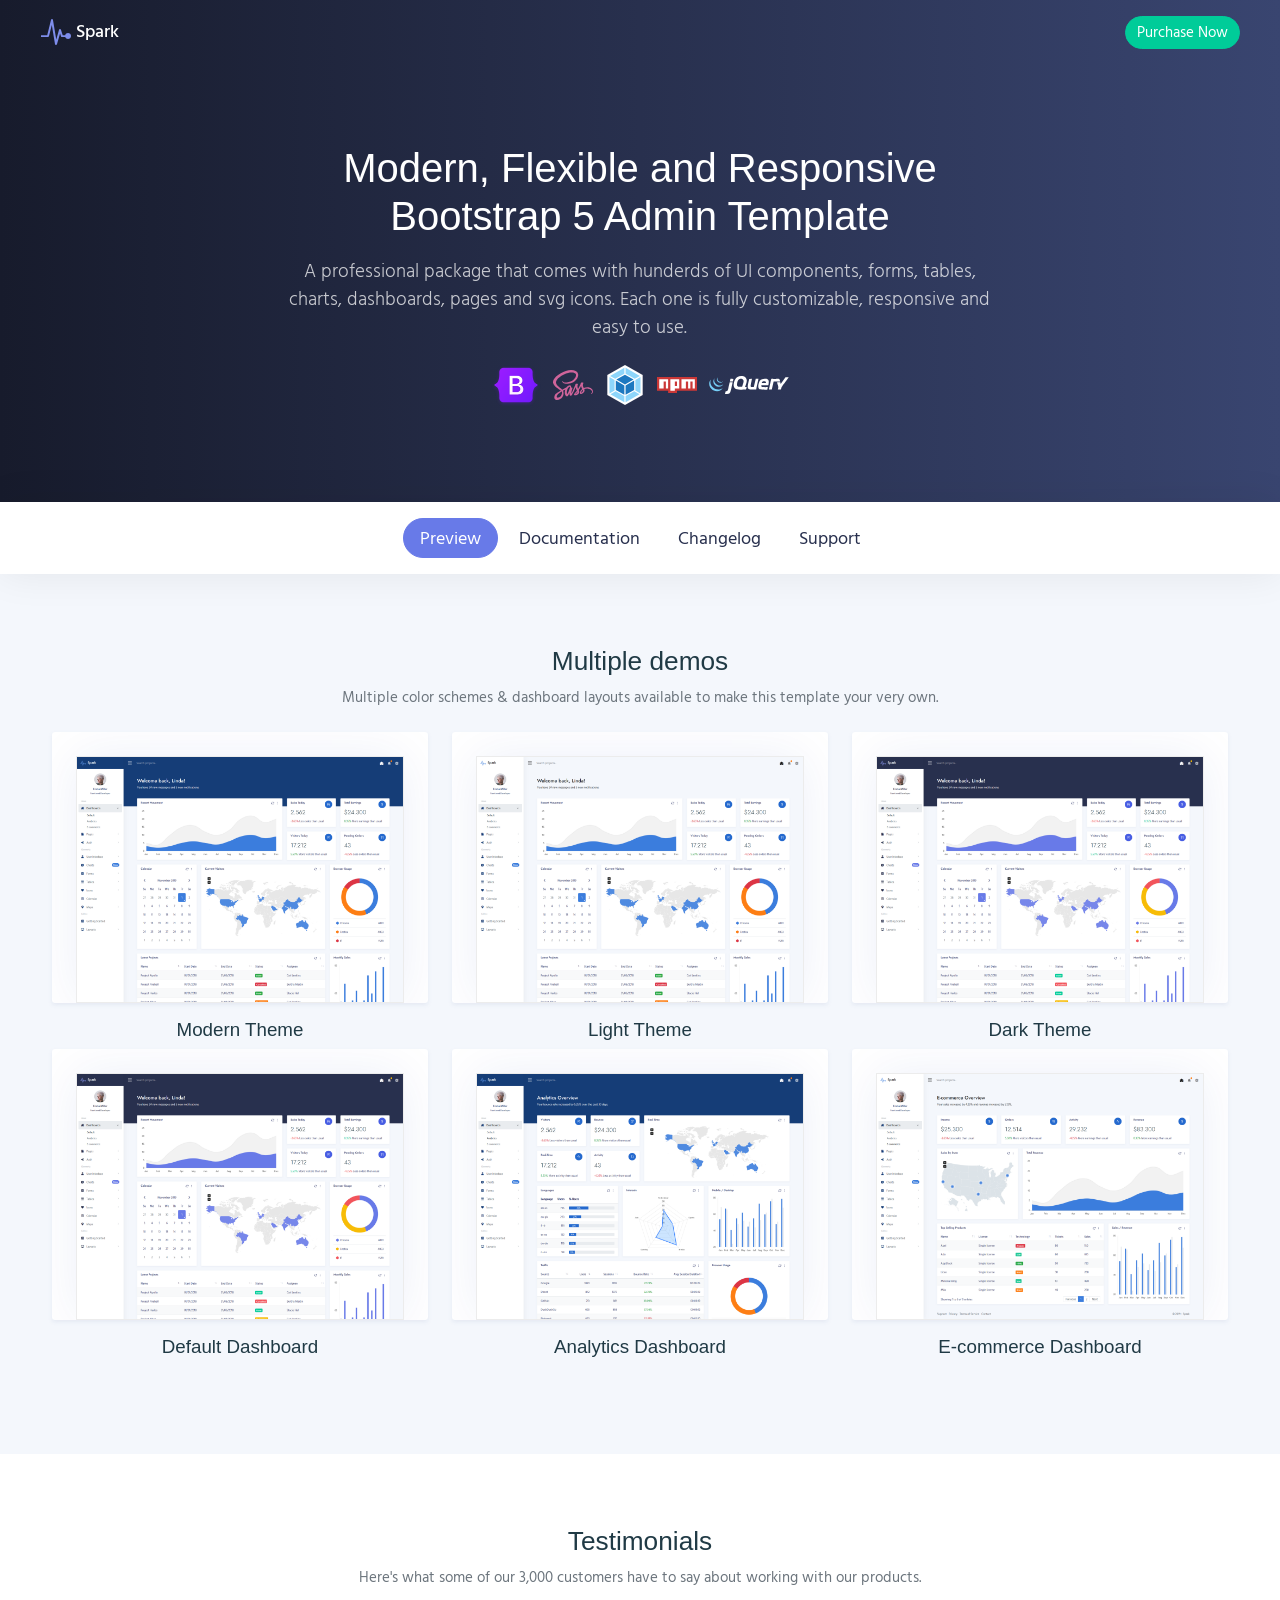
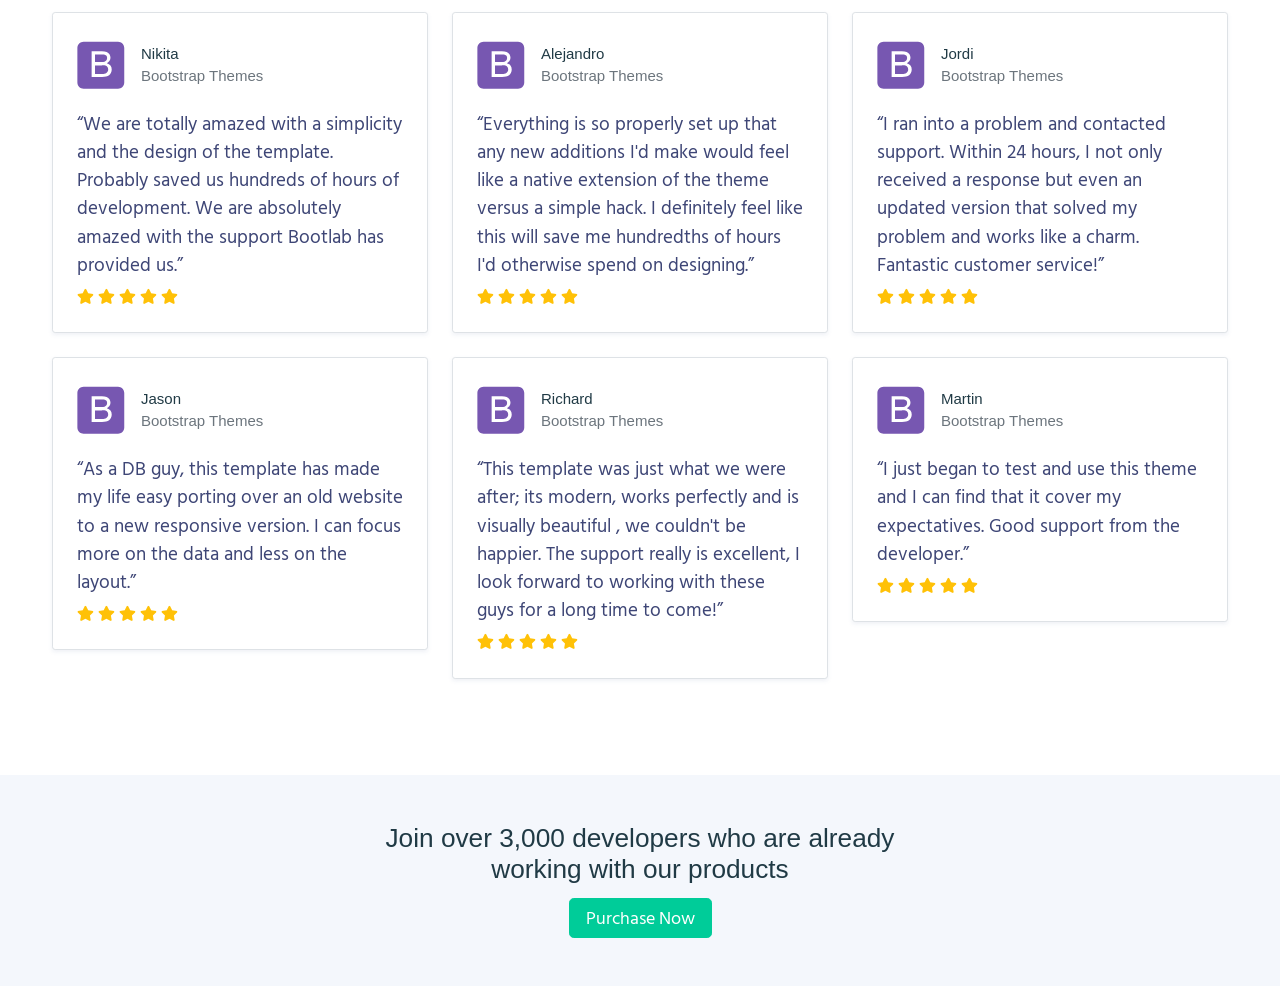
<file: spark/index.html>
<!DOCTYPE html>
<html lang="en">


<!-- Mirrored from spark-bs5.bootlab.io/index.html by HTTrack Website Copier/3.x [XR&CO'2014], Wed, 15 Jun 2022 15:37:54 GMT -->
<!-- Added by HTTrack --><meta http-equiv="content-type" content="text/html;charset=UTF-8" /><!-- /Added by HTTrack -->
<head>
	<meta charset="utf-8">
	<meta http-equiv="X-UA-Compatible" content="IE=edge">
	<meta name="viewport" content="width=device-width, initial-scale=1, shrink-to-fit=no">
	<meta name="description" content="Responsive Bootstrap 4 Admin &amp; Dashboard Template">
	<meta name="author" content="Bootlab">

	<title>Spark - Responsive Admin &amp; Dashboard Template</title>

	<link href="css/modern.css" rel="stylesheet">

</head>

<body>
	<div class="splash active">
		<div class="splash-icon"></div>
	</div>

	<nav class="navbar navbar-expand navbar-dark absolute-top w-100 py-2">
		<div class="container">
			<a class="navbar-brand font-weight-bold" href="#">
				<svg>
					<use xlink:href="#ion-ios-pulse-strong"></use>
				</svg>
				Spark
			</a>
			<a class="btn btn-success btn-pill my-2 ml-2" href="https://themes.getbootstrap.com/product/spark-responsive-admin-template/" target="_blank">
				Purchase Now
			</a>
		</div>
	</nav>

	<section class="pt-7 pb-5 landing-bg text-white overflow-hidden">
		<div class="container py-4">
			<div class="row">
				<div class="col-xl-11 mx-auto">
					<div class="row">
						<div class="col-md-12 col-xl-8 text-center mx-auto">
							<div class="d-block my-4">
								<h1 class="display-4 font-weight-bold mb-3 text-white">Modern, Flexible and Responsive Bootstrap 5 Admin Template</h1>
								<p class="lead font-weight-light mb-3 landing-text">A professional package that comes with hunderds of UI components, forms,
									tables, charts, dashboards, pages and svg icons.
									Each one is fully customizable, responsive and easy to use.</p>

								<div class="my-4">
									<img src="img/brands/bootstrap.png" alt="Bootstrap" width="50" class="align-middle mr-2" />
									<img src="img/brands/sass.svg" alt="Sass" width="40" class="align-middle mr-2" />
									<img src="img/brands/webpack.svg" alt="Webpack" width="40" class="align-middle mr-2" />
									<img src="img/brands/npm.svg" alt="NPM" width="40" class="align-middle mr-2" />
									<img src="img/brands/jquery.svg" alt="jQuery" width="80" class="align-middle" />
								</div>
							</div>
						</div>
					</div>
				</div>
			</div>
		</div>
	</section>

	<div class="py-3 bg-white landing-nav">
		<div class="container text-center">
			<a target="_blank" href="dashboard-default.html" class="btn btn-lg btn-pill btn-primary">Preview</a>
			<a target="_blank" href="docs-getting-started.html" class="btn btn-lg btn-pill btn-link text-dark">Documentation</a>
			<a target="_blank" href="docs-changelog.html" class="btn btn-lg btn-pill btn-link text-dark">Changelog</a>
			<a target="_blank" href="mailto:support@bootlab.io" class="btn btn-lg btn-pill btn-link text-dark">Support</a>
		</div>
	</div>

	<section class="py-6">
		<div class="container">
			<div class="mb-4 text-center">
				<h2>Multiple demos</h2>
				<p class="text-muted">Multiple color schemes & dashboard layouts available to make this template your very own.</p>
			</div>

			<div class="row pb-3">
				<div class="col-md-6 col-lg-4 text-center">
					<a class="mb-3 card overflow-hidden" href="dashboard-default2a29.html?theme=modern" target="_blank">
						<div class="px-4 pt-4">
							<img src="img/screenshots/modern.png" class="img-fluid card-img-hover landing-img" alt="Modern Bootstrap 5 Dashboard Theme" />
						</div>
					</a>
					<h4>Modern Theme</h4>
				</div>
				<div class="col-md-6 col-lg-4 text-center">
					<a class="mb-3 card overflow-hidden" href="dashboard-default6a08.html?theme=light" target="_blank">
						<div class="px-4 pt-4">
							<img src="img/screenshots/light.png" class="img-fluid card-img-hover landing-img" alt="Light Bootstrap 5 Dashboard Theme" />
						</div>
					</a>
					<h4>Light Theme</h4>
				</div>
				<div class="col-md-6 col-lg-4 text-center">
					<a class="mb-3 card overflow-hidden" href="dashboard-default4965.html?theme=dark" target="_blank">
						<div class="px-4 pt-4">
							<img src="img/screenshots/dark.png" class="img-fluid card-img-hover landing-img" alt="Dark Bootstrap 5 Dashboard Theme" />
						</div>
					</a>
					<h4>Dark Theme</h4>
				</div>
				<div class="col-md-6 col-lg-4 text-center">
					<a class="mb-3 card overflow-hidden" href="dashboard-default.html" target="_blank">
						<div class="px-4 pt-4">
							<img src="img/screenshots/dashboard-default.png" class="img-fluid card-img-hover landing-img"
								alt="Default Bootstrap 5 Dashboard Theme" />
						</div>
					</a>
					<h4>Default Dashboard</h4>
				</div>
				<div class="col-md-6 col-lg-4 text-center">
					<a class="mb-3 card overflow-hidden" href="dashboard-analytics.html" target="_blank">
						<div class="px-4 pt-4">
							<img src="img/screenshots/dashboard-analytics.png" class="img-fluid card-img-hover landing-img"
								alt="Analytics Bootstrap 5 Dashboard Theme" />
						</div>
					</a>
					<h4>Analytics Dashboard</h4>
				</div>
				<div class="col-md-6 col-lg-4 text-center">
					<a class="mb-3 card overflow-hidden" href="dashboard-e-commerce.html" target="_blank">
						<div class="px-4 pt-4">
							<img src="img/screenshots/dashboard-e-commerce.png" class="img-fluid card-img-hover landing-img"
								alt="E-Commerce Bootstrap 5 Dashboard Theme" />
						</div>
					</a>
					<h4>E-commerce Dashboard</h4>
				</div>
			</div>
		</div>
	</section>

	<section class="py-6 bg-white">
		<div class="container">

			<div class="mb-4 text-center">
				<h2>Testimonials</h2>
				<p class="text-muted">Here's what some of our 3,000 customers have to say about working with our products.</p>
			</div>

			<div class="row">
				<div class="col-md-6 col-lg-4">
					<blockquote class="card border">
						<div class="card-body p-4">
							<div class="d-flex align-items-center mb-3">
								<div>
									<img src="img/brands/b.svg" width="48" height="48" alt="Bootstrap" />
								</div>
								<div class="pl-3">
									<h5 class="mb-1 mt-2">Nikita</h5><small class="d-block text-muted h5 font-weight-normal">Bootstrap Themes</small>
								</div>
							</div>
							<p class="lead mb-2">“We are totally amazed with a simplicity and the design of the template. Probably saved us hundreds of hours of
								development. We are absolutely amazed with the support Bootlab has provided us.”</p>

							<div class="landing-stars">
								<i class="fas fa-star"></i>
								<i class="fas fa-star"></i>
								<i class="fas fa-star"></i>
								<i class="fas fa-star"></i>
								<i class="fas fa-star"></i>
							</div>
						</div>
					</blockquote>
					<blockquote class="card border">
						<div class="card-body p-4">
							<div class="d-flex align-items-center mb-3">
								<div>
									<img src="img/brands/b.svg" width="48" height="48" alt="Bootstrap" />
								</div>
								<div class="pl-3">
									<h5 class="mb-1 mt-2">Jason</h5><small class="d-block text-muted h5 font-weight-normal">Bootstrap Themes</small>
								</div>
							</div>
							<p class="lead mb-2">“As a DB guy, this template has made my life easy porting over an old website to a new responsive version. I
								can focus more on the data and less on the layout.”</p>

							<div class="landing-stars">
								<i class="fas fa-star"></i>
								<i class="fas fa-star"></i>
								<i class="fas fa-star"></i>
								<i class="fas fa-star"></i>
								<i class="fas fa-star"></i>
							</div>
						</div>
					</blockquote>
				</div>
				<div class="col-md-6 col-lg-4">
					<blockquote class="card border">
						<div class="card-body p-4">
							<div class="d-flex align-items-center mb-3">
								<div>
									<img src="img/brands/b.svg" width="48" height="48" alt="Bootstrap" />
								</div>
								<div class="pl-3">
									<h5 class="mb-1 mt-2">Alejandro</h5><small class="d-block text-muted h5 font-weight-normal">Bootstrap Themes</small>
								</div>
							</div>
							<p class="lead mb-2">“Everything is so properly set up that any new additions I'd make would feel like a native extension of the
								theme versus a simple hack. I definitely feel like this will save me hundredths of hours I'd otherwise spend on designing.”</p>

							<div class="landing-stars">
								<i class="fas fa-star"></i>
								<i class="fas fa-star"></i>
								<i class="fas fa-star"></i>
								<i class="fas fa-star"></i>
								<i class="fas fa-star"></i>
							</div>
						</div>
					</blockquote>
					<blockquote class="card border">
						<div class="card-body p-4">
							<div class="d-flex align-items-center mb-3">
								<div>
									<img src="img/brands/b.svg" width="48" height="48" alt="Bootstrap" />
								</div>
								<div class="pl-3">
									<h5 class="mb-1 mt-2">Richard</h5><small class="d-block text-muted h5 font-weight-normal">Bootstrap Themes</small>
								</div>
							</div>
							<p class="lead mb-2">“This template was just what we were after; its modern, works perfectly and is visually beautiful , we couldn't
								be happier. The support really is excellent, I look forward to working with these guys for a long time to come!”</p>

							<div class="landing-stars">
								<i class="fas fa-star"></i>
								<i class="fas fa-star"></i>
								<i class="fas fa-star"></i>
								<i class="fas fa-star"></i>
								<i class="fas fa-star"></i>
							</div>
						</div>
					</blockquote>
				</div>
				<div class="col-md-6 col-lg-4 d-block d-md-none d-lg-block">
					<blockquote class="card border">
						<div class="card-body p-4">
							<div class="d-flex align-items-center mb-3">
								<div>
									<img src="img/brands/b.svg" width="48" height="48" alt="Bootstrap" />
								</div>
								<div class="pl-3">
									<h5 class="mb-1 mt-2">Jordi</h5><small class="d-block text-muted h5 font-weight-normal">Bootstrap Themes</small>
								</div>
							</div>
							<p class="lead mb-2">“I ran into a problem and contacted support. Within 24 hours, I not only received a response but even an
								updated version that solved my problem and works like a charm. Fantastic customer service!”</p>

							<div class="landing-stars">
								<i class="fas fa-star"></i>
								<i class="fas fa-star"></i>
								<i class="fas fa-star"></i>
								<i class="fas fa-star"></i>
								<i class="fas fa-star"></i>
							</div>
						</div>
					</blockquote>
					<blockquote class="card border">
						<div class="card-body p-4">
							<div class="d-flex align-items-center mb-3">
								<div>
									<img src="img/brands/b.svg" width="48" height="48" alt="Bootstrap" />
								</div>
								<div class="pl-3">
									<h5 class="mb-1 mt-2">Martin</h5><small class="d-block text-muted h5 font-weight-normal">Bootstrap Themes</small>
								</div>
							</div>
							<p class="lead mb-2">“I just began to test and use this theme and I can find that it cover my expectatives. Good support from the
								developer.”</p>

							<div class="landing-stars">
								<i class="fas fa-star"></i>
								<i class="fas fa-star"></i>
								<i class="fas fa-star"></i>
								<i class="fas fa-star"></i>
								<i class="fas fa-star"></i>
							</div>
						</div>
					</blockquote>
				</div>
			</div>
		</div>
	</section>

	<section class="py-5">
		<div class="container text-center">
			<div class="row">
				<div class="col-lg-6 mx-auto">
					<h2 class="mb-3">
						Join over 3,000 developers who are already working with our products
					</h2>
					<a href="https://themes.getbootstrap.com/product/spark-responsive-admin-template/" target="_blank"
						class="align-middle btn btn-success btn-lg mt-n1">
						Purchase Now
					</a>
				</div>
			</div>
		</div>
	</section>

	<svg width="0" height="0" style="position:absolute">
		<defs>
			<symbol viewBox="0 0 512 512" id="ion-ios-pulse-strong">
				<path
					d="M448 273.001c-21.27 0-39.296 13.999-45.596 32.999h-38.857l-28.361-85.417a15.999 15.999 0 0 0-15.183-10.956c-.112 0-.224 0-.335.004a15.997 15.997 0 0 0-15.049 11.588l-44.484 155.262-52.353-314.108C206.535 54.893 200.333 48 192 48s-13.693 5.776-15.525 13.135L115.496 306H16v31.999h112c7.348 0 13.75-5.003 15.525-12.134l45.368-182.177 51.324 307.94c1.229 7.377 7.397 11.92 14.864 12.344.308.018.614.028.919.028 7.097 0 13.406-3.701 15.381-10.594l49.744-173.617 15.689 47.252A16.001 16.001 0 0 0 352 337.999h51.108C409.973 355.999 427.477 369 448 369c26.511 0 48-22.492 48-49 0-26.509-21.489-46.999-48-46.999z">
				</path>
			</symbol>
		</defs>
	</svg>
	<script src="js/app.js"></script>

</body>


<!-- Mirrored from spark-bs5.bootlab.io/index.html by HTTrack Website Copier/3.x [XR&CO'2014], Wed, 15 Jun 2022 15:38:22 GMT -->
</html>
</file>
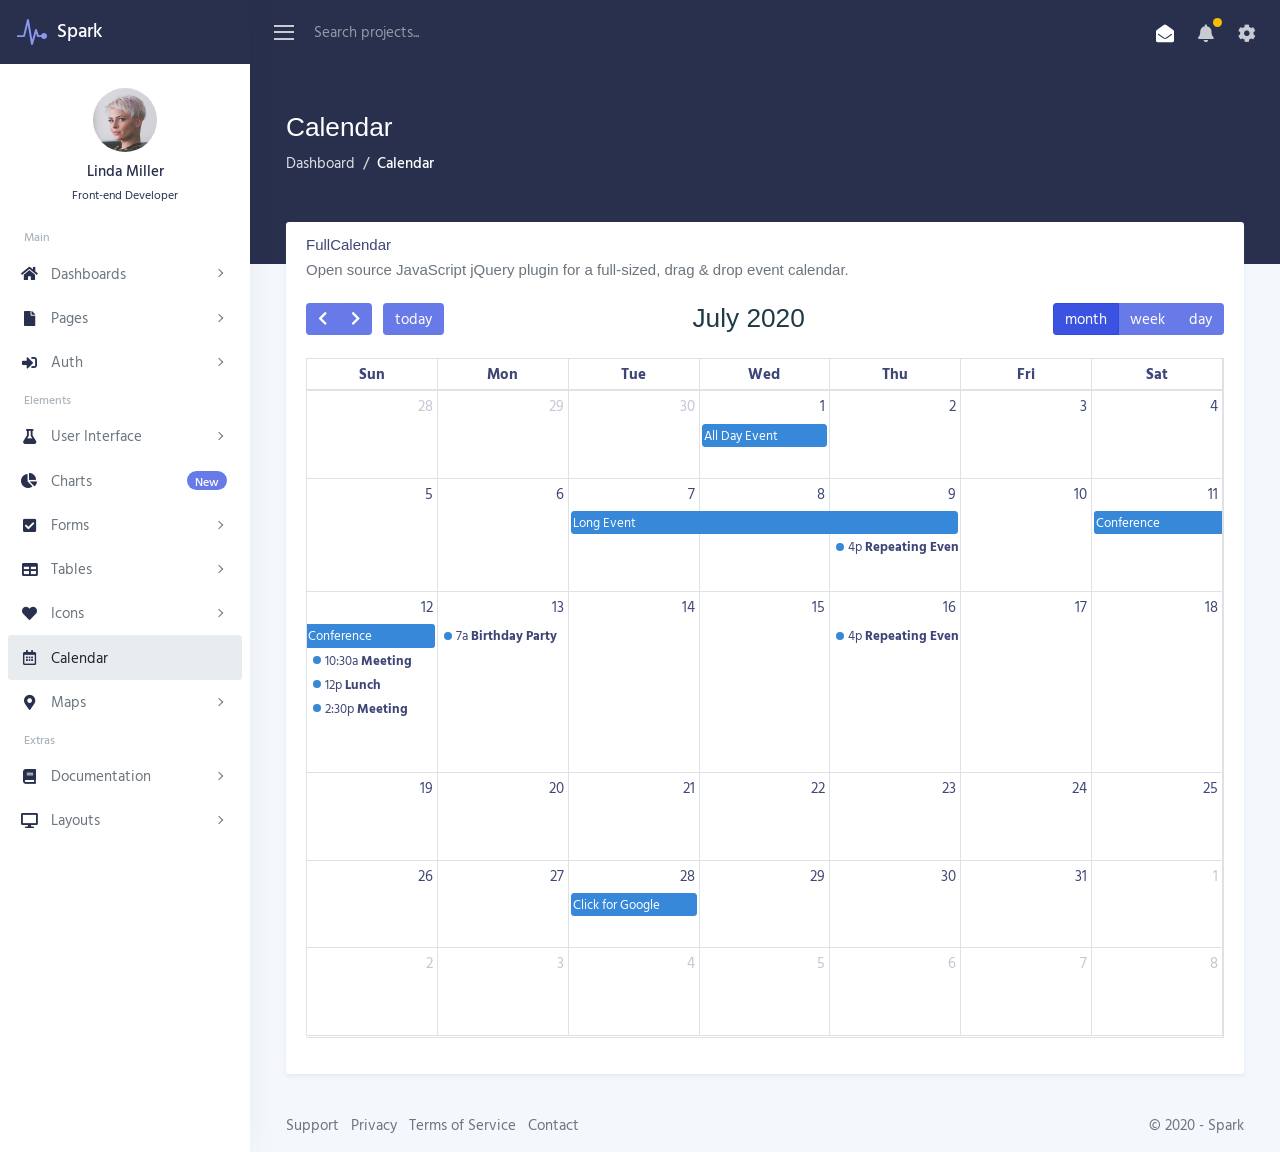
<file: spark/calendar.html>
<!DOCTYPE html>
<html lang="en">


<!-- Mirrored from spark-bs5.bootlab.io/calendar.html by HTTrack Website Copier/3.x [XR&CO'2014], Wed, 15 Jun 2022 15:38:31 GMT -->
<!-- Added by HTTrack --><meta http-equiv="content-type" content="text/html;charset=UTF-8" /><!-- /Added by HTTrack -->
<head>
	<meta charset="utf-8">
	<meta http-equiv="X-UA-Compatible" content="IE=edge">
	<meta name="viewport" content="width=device-width, initial-scale=1, shrink-to-fit=no">
	<meta name="description" content="Responsive Bootstrap 4 Admin &amp; Dashboard Template">
	<meta name="author" content="Bootlab">

	<title>Spark - Responsive Admin &amp; Dashboard Template</title>

	<!-- PICK ONE OF THE STYLES BELOW -->
	<!-- <link href="css/modern.css" rel="stylesheet"> -->
	<!-- <link href="css/classic.css" rel="stylesheet"> -->
	<!-- <link href="css/dark.css" rel="stylesheet"> -->
	<!-- <link href="css/light.css" rel="stylesheet"> -->

	<!-- BEGIN SETTINGS -->
	<!-- You can remove this after picking a style -->
	<style>
		body {
			opacity: 0;
		}
	</style>
	<script src="js/settings.js"></script>
	<!-- END SETTINGS -->
</head>

<body>
	<div class="splash active">
		<div class="splash-icon"></div>
	</div>

	<div class="wrapper">
		<nav id="sidebar" class="sidebar">
			<a class="sidebar-brand" href="index.html">
				<svg>
					<use xlink:href="#ion-ios-pulse-strong"></use>
				</svg>
				Spark
			</a>
			<div class="sidebar-content">
				<div class="sidebar-user">
					<img src="img/avatars/avatar.jpg" class="img-fluid rounded-circle mb-2" alt="Linda Miller" />
					<div class="font-weight-bold">Linda Miller</div>
					<small>Front-end Developer</small>
				</div>

				<ul class="sidebar-nav">
					<li class="sidebar-header">
						Main
					</li>
					<li class="sidebar-item">
						<a data-target="#dashboards" data-toggle="collapse" class="sidebar-link collapsed">
							<i class="align-middle mr-2 fas fa-fw fa-home"></i> <span class="align-middle">Dashboards</span>
						</a>
						<ul id="dashboards" class="sidebar-dropdown list-unstyled collapse " data-parent="#sidebar">
							<li class="sidebar-item"><a class="sidebar-link" href="dashboard-default.html">Default</a></li>
							<li class="sidebar-item"><a class="sidebar-link" href="dashboard-analytics.html">Analytics</a></li>
							<li class="sidebar-item"><a class="sidebar-link" href="dashboard-e-commerce.html">E-commerce</a></li>
						</ul>
					</li>
					<li class="sidebar-item">
						<a data-target="#pages" data-toggle="collapse" class="sidebar-link collapsed">
							<i class="align-middle mr-2 fas fa-fw fa-file"></i> <span class="align-middle">Pages</span>
						</a>
						<ul id="pages" class="sidebar-dropdown list-unstyled collapse " data-parent="#sidebar">
							<li class="sidebar-item"><a class="sidebar-link" href="pages-settings.html">Settings</a></li>
							<li class="sidebar-item"><a class="sidebar-link" href="pages-clients.html">Clients <span
										class="sidebar-badge badge rounded-pill bg-primary">New</span></a></li>
							<li class="sidebar-item"><a class="sidebar-link" href="pages-invoice.html">Invoice</a></li>
							<li class="sidebar-item"><a class="sidebar-link" href="pages-pricing.html">Pricing</a></li>
							<li class="sidebar-item"><a class="sidebar-link" href="pages-tasks.html">Tasks</a></li>
							<li class="sidebar-item"><a class="sidebar-link" href="pages-chat.html">Chat <span
										class="sidebar-badge badge rounded-pill bg-primary">New</span></a></li>
							<li class="sidebar-item"><a class="sidebar-link" href="pages-blank.html">Blank Page</a></li>
						</ul>
					</li>
					<li class="sidebar-item">
						<a data-target="#auth" data-toggle="collapse" class="sidebar-link collapsed">
							<i class="align-middle mr-2 fas fa-fw fa-sign-in-alt"></i> <span class="align-middle">Auth</span>
						</a>
						<ul id="auth" class="sidebar-dropdown list-unstyled collapse " data-parent="#sidebar">
							<li class="sidebar-item"><a class="sidebar-link" href="pages-sign-in.html">Sign
									In</a></li>
							<li class="sidebar-item"><a class="sidebar-link" href="pages-sign-up.html">Sign
									Up</a></li>
							<li class="sidebar-item"><a class="sidebar-link" href="pages-reset-password.html">Reset Password</a></li>
							<li class="sidebar-item"><a class="sidebar-link" href="pages-404.html">404
									Page</a></li>
							<li class="sidebar-item"><a class="sidebar-link" href="pages-500.html">500
									Page</a></li>
						</ul>
					</li>

					<li class="sidebar-header">
						Elements
					</li>
					<li class="sidebar-item">
						<a data-target="#ui" data-toggle="collapse" class="sidebar-link collapsed">
							<i class="align-middle mr-2 fas fa-fw fa-flask"></i> <span class="align-middle">User Interface</span>
						</a>
						<ul id="ui" class="sidebar-dropdown list-unstyled collapse " data-parent="#sidebar">
							<li class="sidebar-item"><a class="sidebar-link" href="ui-alerts.html">Alerts</a></li>
							<li class="sidebar-item"><a class="sidebar-link" href="ui-buttons.html">Buttons</a></li>
							<li class="sidebar-item"><a class="sidebar-link" href="ui-cards.html">Cards</a></li>
							<li class="sidebar-item"><a class="sidebar-link" href="ui-general.html">General</a></li>
							<li class="sidebar-item"><a class="sidebar-link" href="ui-grid.html">Grid</a>
							</li>
							<li class="sidebar-item"><a class="sidebar-link" href="ui-modals.html">Modals</a></li>
							<li class="sidebar-item"><a class="sidebar-link" href="ui-notifications.html">Notifications</a></li>
							<li class="sidebar-item"><a class="sidebar-link" href="ui-tabs.html">Tabs</a>
							</li>
							<li class="sidebar-item"><a class="sidebar-link" href="ui-typography.html">Typography</a></li>
						</ul>
					</li>
					<li class="sidebar-item">
						<a data-target="#charts" data-toggle="collapse" class="sidebar-link collapsed">
							<i class="align-middle mr-2 fas fa-fw fa-chart-pie"></i> <span class="align-middle">Charts</span>
							<span class="sidebar-badge badge rounded-pill bg-primary">New</span>
						</a>
						<ul id="charts" class="sidebar-dropdown list-unstyled collapse " data-parent="#sidebar">
							<li class="sidebar-item"><a class="sidebar-link" href="charts-chartjs.html">Chart.js</a></li>
							<li class="sidebar-item"><a class="sidebar-link" href="charts-apexcharts.html">ApexCharts</a></li>
						</ul>
					</li>

					<li class="sidebar-item">
						<a data-target="#forms" data-toggle="collapse" class="sidebar-link collapsed">
							<i class="align-middle mr-2 fas fa-fw fa-check-square"></i> <span class="align-middle">Forms</span>
						</a>
						<ul id="forms" class="sidebar-dropdown list-unstyled collapse " data-parent="#sidebar">
							<li class="sidebar-item"><a class="sidebar-link" href="forms-layouts.html">Layouts</a></li>
							<li class="sidebar-item"><a class="sidebar-link" href="forms-basic-elements.html">Basic Elements</a></li>
							<li class="sidebar-item"><a class="sidebar-link" href="forms-advanced-elements.html">Advanced Elements</a></li>
							<li class="sidebar-item"><a class="sidebar-link" href="forms-input-groups.html">Input Groups</a></li>
							<li class="sidebar-item"><a class="sidebar-link" href="forms-editors.html">Editors</a></li>
							<li class="sidebar-item"><a class="sidebar-link" href="forms-validation.html">Validation</a></li>
							<li class="sidebar-item"><a class="sidebar-link" href="forms-wizard.html">Wizard</a></li>
						</ul>
					</li>
					<li class="sidebar-item">
						<a data-target="#tables" data-toggle="collapse" class="sidebar-link collapsed">
							<i class="align-middle mr-2 fas fa-fw fa-table"></i> <span class="align-middle">Tables</span>
						</a>
						<ul id="tables" class="sidebar-dropdown list-unstyled collapse " data-parent="#sidebar">
							<li class="sidebar-item"><a class="sidebar-link" href="tables-bootstrap.html">Bootstrap</a></li>
							<li class="sidebar-item"><a class="sidebar-link" href="tables-datatables.html">DataTables</a></li>
						</ul>
					</li>
					<li class="sidebar-item">
						<a data-target="#icons" data-toggle="collapse" class="sidebar-link collapsed">
							<i class="align-middle mr-2 fas fa-fw fa-heart"></i> <span class="align-middle">Icons</span>
						</a>
						<ul id="icons" class="sidebar-dropdown list-unstyled collapse " data-parent="#sidebar">
							<li class="sidebar-item"><a class="sidebar-link" href="icons-feather.html">Feather</a></li>
							<li class="sidebar-item"><a class="sidebar-link" href="icons-ion.html">Ion
									Icons</a></li>
							<li class="sidebar-item"><a class="sidebar-link" href="icons-font-awesome.html">Font Awesome</a></li>
						</ul>
					</li>
					<li class="sidebar-item active">
						<a class="sidebar-link" href="calendar.html">
							<i class="align-middle mr-2 far fa-fw fa-calendar-alt"></i> <span class="align-middle">Calendar</span>
						</a>
					</li>
					<li class="sidebar-item">
						<a data-target="#maps" data-toggle="collapse" class="sidebar-link collapsed">
							<i class="align-middle mr-2 fas fa-fw fa-map-marker-alt"></i> <span class="align-middle">Maps</span>
						</a>
						<ul id="maps" class="sidebar-dropdown list-unstyled collapse " data-parent="#sidebar">
							<li class="sidebar-item"><a class="sidebar-link" href="maps-google.html">Google Maps</a></li>
							<li class="sidebar-item"><a class="sidebar-link" href="maps-vector.html">Vector Maps</a></li>
						</ul>
					</li>

					<li class="sidebar-header">
						Extras
					</li>
					<li class="sidebar-item">
						<a data-target="#documentation" data-toggle="collapse" class="sidebar-link collapsed">
							<i class="align-middle mr-2 fas fa-fw fa-book"></i> <span class="align-middle">Documentation</span>
						</a>
						<ul id="documentation" class="sidebar-dropdown list-unstyled collapse " data-parent="#sidebar">
							<li class="sidebar-item"><a class="sidebar-link" href="docs-getting-started.html">Getting Started</a></li>
							<li class="sidebar-item"><a class="sidebar-link" href="docs-plugins.html">Plugins</a></li>
							<li class="sidebar-item"><a class="sidebar-link" href="docs-changelog.html">Changelog</a></li>
						</ul>
					</li>
					<li class="sidebar-item">
						<a data-target="#layouts" data-toggle="collapse" class="sidebar-link collapsed">
							<i class="align-middle mr-2 fas fa-fw fa-desktop"></i> <span class="align-middle">Layouts</span>
						</a>
						<ul id="layouts" class="sidebar-dropdown list-unstyled collapse " data-parent="#sidebar">
							<li class="sidebar-item"><a class="sidebar-link" href="layouts-sidebar-left.html">Left Sidebar</a></li>
							<li class="sidebar-item"><a class="sidebar-link" href="layouts-sidebar-right.html">Right Sidebar</a></li>
						</ul>
					</li>
				</ul>
			</div>
		</nav>
		<div class="main">
			<nav class="navbar navbar-expand navbar-theme">
				<a class="sidebar-toggle d-flex mr-2">
					<i class="hamburger align-self-center"></i>
				</a>

				<form class="d-none d-sm-inline-block">
					<input class="form-control form-control-lite" type="text" placeholder="Search projects...">
				</form>

				<div class="navbar-collapse collapse">
					<ul class="navbar-nav ml-auto">
						<li class="nav-item dropdown active">
							<a class="nav-link dropdown-toggle position-relative" href="#" id="messagesDropdown" data-toggle="dropdown">
								<i class="align-middle fas fa-envelope-open"></i>
							</a>
							<div class="dropdown-menu dropdown-menu-lg dropdown-menu-right py-0" aria-labelledby="messagesDropdown">
								<div class="dropdown-menu-header">
									<div class="position-relative">
										4 New Messages
									</div>
								</div>
								<div class="list-group">
									<a href="#" class="list-group-item">
										<div class="row g-0 align-items-center">
											<div class="col-2">
												<img src="img/avatars/avatar-5.jpg" class="avatar img-fluid rounded-circle" alt="Michelle Bilodeau">
											</div>
											<div class="col-10 pl-2">
												<div class="text-dark">Michelle Bilodeau</div>
												<div class="text-muted small mt-1">Nam pretium turpis et arcu. Duis arcu tortor.</div>
												<div class="text-muted small mt-1">5m ago</div>
											</div>
										</div>
									</a>
									<a href="#" class="list-group-item">
										<div class="row g-0 align-items-center">
											<div class="col-2">
												<img src="img/avatars/avatar-3.jpg" class="avatar img-fluid rounded-circle" alt="Kathie Burton">
											</div>
											<div class="col-10 pl-2">
												<div class="text-dark">Kathie Burton</div>
												<div class="text-muted small mt-1">Pellentesque auctor neque nec urna.</div>
												<div class="text-muted small mt-1">30m ago</div>
											</div>
										</div>
									</a>
									<a href="#" class="list-group-item">
										<div class="row g-0 align-items-center">
											<div class="col-2">
												<img src="img/avatars/avatar-2.jpg" class="avatar img-fluid rounded-circle" alt="Alexander Groves">
											</div>
											<div class="col-10 pl-2">
												<div class="text-dark">Alexander Groves</div>
												<div class="text-muted small mt-1">Curabitur ligula sapien euismod vitae.</div>
												<div class="text-muted small mt-1">2h ago</div>
											</div>
										</div>
									</a>
									<a href="#" class="list-group-item">
										<div class="row g-0 align-items-center">
											<div class="col-2">
												<img src="img/avatars/avatar-4.jpg" class="avatar img-fluid rounded-circle" alt="Daisy Seger">
											</div>
											<div class="col-10 pl-2">
												<div class="text-dark">Daisy Seger</div>
												<div class="text-muted small mt-1">Aenean tellus metus, bibendum sed, posuere ac, mattis non.</div>
												<div class="text-muted small mt-1">5h ago</div>
											</div>
										</div>
									</a>
								</div>
								<div class="dropdown-menu-footer">
									<a href="#" class="text-muted">Show all messages</a>
								</div>
							</div>
						</li>
						<li class="nav-item dropdown ml-lg-2">
							<a class="nav-link dropdown-toggle position-relative" href="#" id="alertsDropdown" data-toggle="dropdown">
								<i class="align-middle fas fa-bell"></i>
								<span class="indicator"></span>
							</a>
							<div class="dropdown-menu dropdown-menu-lg dropdown-menu-right py-0" aria-labelledby="alertsDropdown">
								<div class="dropdown-menu-header">
									4 New Notifications
								</div>
								<div class="list-group">
									<a href="#" class="list-group-item">
										<div class="row g-0 align-items-center">
											<div class="col-2">
												<i class="ml-1 text-danger fas fa-fw fa-bell"></i>
											</div>
											<div class="col-10">
												<div class="text-dark">Update completed</div>
												<div class="text-muted small mt-1">Restart server 12 to complete the update.</div>
												<div class="text-muted small mt-1">2h ago</div>
											</div>
										</div>
									</a>
									<a href="#" class="list-group-item">
										<div class="row g-0 align-items-center">
											<div class="col-2">
												<i class="ml-1 text-warning fas fa-fw fa-envelope-open"></i>
											</div>
											<div class="col-10">
												<div class="text-dark">Lorem ipsum</div>
												<div class="text-muted small mt-1">Aliquam ex eros, imperdiet vulputate hendrerit et.</div>
												<div class="text-muted small mt-1">6h ago</div>
											</div>
										</div>
									</a>
									<a href="#" class="list-group-item">
										<div class="row g-0 align-items-center">
											<div class="col-2">
												<i class="ml-1 text-primary fas fa-fw fa-building"></i>
											</div>
											<div class="col-10">
												<div class="text-dark">Login from 192.186.1.1</div>
												<div class="text-muted small mt-1">8h ago</div>
											</div>
										</div>
									</a>
									<a href="#" class="list-group-item">
										<div class="row g-0 align-items-center">
											<div class="col-2">
												<i class="ml-1 text-success fas fa-fw fa-bell-slash"></i>
											</div>
											<div class="col-10">
												<div class="text-dark">New connection</div>
												<div class="text-muted small mt-1">Anna accepted your request.</div>
												<div class="text-muted small mt-1">12h ago</div>
											</div>
										</div>
									</a>
								</div>
								<div class="dropdown-menu-footer">
									<a href="#" class="text-muted">Show all notifications</a>
								</div>
							</div>
						</li>
						<li class="nav-item dropdown ml-lg-2">
							<a class="nav-link dropdown-toggle position-relative" href="#" id="userDropdown" data-toggle="dropdown">
								<i class="align-middle fas fa-cog"></i>
							</a>
							<div class="dropdown-menu dropdown-menu-right" aria-labelledby="userDropdown">
								<a class="dropdown-item" href="#"><i class="align-middle mr-1 fas fa-fw fa-user"></i> View Profile</a>
								<a class="dropdown-item" href="#"><i class="align-middle mr-1 fas fa-fw fa-comments"></i> Contacts</a>
								<a class="dropdown-item" href="#"><i class="align-middle mr-1 fas fa-fw fa-chart-pie"></i> Analytics</a>
								<a class="dropdown-item" href="#"><i class="align-middle mr-1 fas fa-fw fa-cogs"></i> Settings</a>
								<div class="dropdown-divider"></div>
								<a class="dropdown-item" href="#"><i class="align-middle mr-1 fas fa-fw fa-arrow-alt-circle-right"></i> Sign out</a>
							</div>
						</li>
					</ul>
				</div>

			</nav>
			<main class="content">
				<div class="container-fluid">

					<div class="header">
						<h1 class="header-title">
							Calendar
						</h1>
						<nav aria-label="breadcrumb">
							<ol class="breadcrumb">
								<li class="breadcrumb-item"><a href="dashboard-default.html">Dashboard</a></li>
								<li class="breadcrumb-item active" aria-current="page">Calendar</li>
							</ol>
						</nav>
					</div>
					<div class="card">
						<div class="card-header">
							<h5 class="card-title">FullCalendar</h5>
							<h6 class="card-subtitle text-muted">Open source JavaScript jQuery plugin for a full-sized, drag & drop event calendar.</h6>
						</div>
						<div class="card-body">
							<div id="fullcalendar"></div>
						</div>
					</div>

				</div>
			</main>
			<footer class="footer">
				<div class="container-fluid">
					<div class="row text-muted">
						<div class="col-8 text-left">
							<ul class="list-inline">
								<li class="list-inline-item">
									<a class="text-muted" href="#">Support</a>
								</li>
								<li class="list-inline-item">
									<a class="text-muted" href="#">Privacy</a>
								</li>
								<li class="list-inline-item">
									<a class="text-muted" href="#">Terms of Service</a>
								</li>
								<li class="list-inline-item">
									<a class="text-muted" href="#">Contact</a>
								</li>
							</ul>
						</div>
						<div class="col-4 text-right">
							<p class="mb-0">
								&copy; 2020 - <a href="dashboard-default.html" class="text-muted">Spark</a>
							</p>
						</div>
					</div>
				</div>
			</footer>
		</div>

	</div>

	<svg width="0" height="0" style="position:absolute">
		<defs>
			<symbol viewBox="0 0 512 512" id="ion-ios-pulse-strong">
				<path
					d="M448 273.001c-21.27 0-39.296 13.999-45.596 32.999h-38.857l-28.361-85.417a15.999 15.999 0 0 0-15.183-10.956c-.112 0-.224 0-.335.004a15.997 15.997 0 0 0-15.049 11.588l-44.484 155.262-52.353-314.108C206.535 54.893 200.333 48 192 48s-13.693 5.776-15.525 13.135L115.496 306H16v31.999h112c7.348 0 13.75-5.003 15.525-12.134l45.368-182.177 51.324 307.94c1.229 7.377 7.397 11.92 14.864 12.344.308.018.614.028.919.028 7.097 0 13.406-3.701 15.381-10.594l49.744-173.617 15.689 47.252A16.001 16.001 0 0 0 352 337.999h51.108C409.973 355.999 427.477 369 448 369c26.511 0 48-22.492 48-49 0-26.509-21.489-46.999-48-46.999z">
				</path>
			</symbol>
		</defs>
	</svg>
	<script src="js/app.js"></script>

	<script>
		$(function() {
			var calendarEl = document.getElementById('fullcalendar');
			var calendar = new FullCalendar.Calendar(calendarEl, {
				themeSystem: 'bootstrap',
				initialView: 'dayGridMonth',
				initialDate: '2020-07-07',
				headerToolbar: {
					left: 'prev,next today',
					center: 'title',
					right: 'dayGridMonth,timeGridWeek,timeGridDay'
				},
				events: [{
						title: 'All Day Event',
						start: '2020-07-01'
					},
					{
						title: 'Long Event',
						start: '2020-07-07',
						end: '2020-07-10'
					},
					{
						groupId: '999',
						title: 'Repeating Event',
						start: '2020-07-09T16:00:00'
					},
					{
						groupId: '999',
						title: 'Repeating Event',
						start: '2020-07-16T16:00:00'
					},
					{
						title: 'Conference',
						start: '2020-07-11',
						end: '2020-07-13'
					},
					{
						title: 'Meeting',
						start: '2020-07-12T10:30:00',
						end: '2020-07-12T12:30:00'
					},
					{
						title: 'Lunch',
						start: '2020-07-12T12:00:00'
					},
					{
						title: 'Meeting',
						start: '2020-07-12T14:30:00'
					},
					{
						title: 'Birthday Party',
						start: '2020-07-13T07:00:00'
					},
					{
						title: 'Click for Google',
						url: 'http://google.com/',
						start: '2020-07-28'
					}
				]
			});
			setTimeout(function() {
				calendar.render();
			}, 250)
		});
	</script>
</body>


<!-- Mirrored from spark-bs5.bootlab.io/calendar.html by HTTrack Website Copier/3.x [XR&CO'2014], Wed, 15 Jun 2022 15:38:31 GMT -->
</html>
</file>
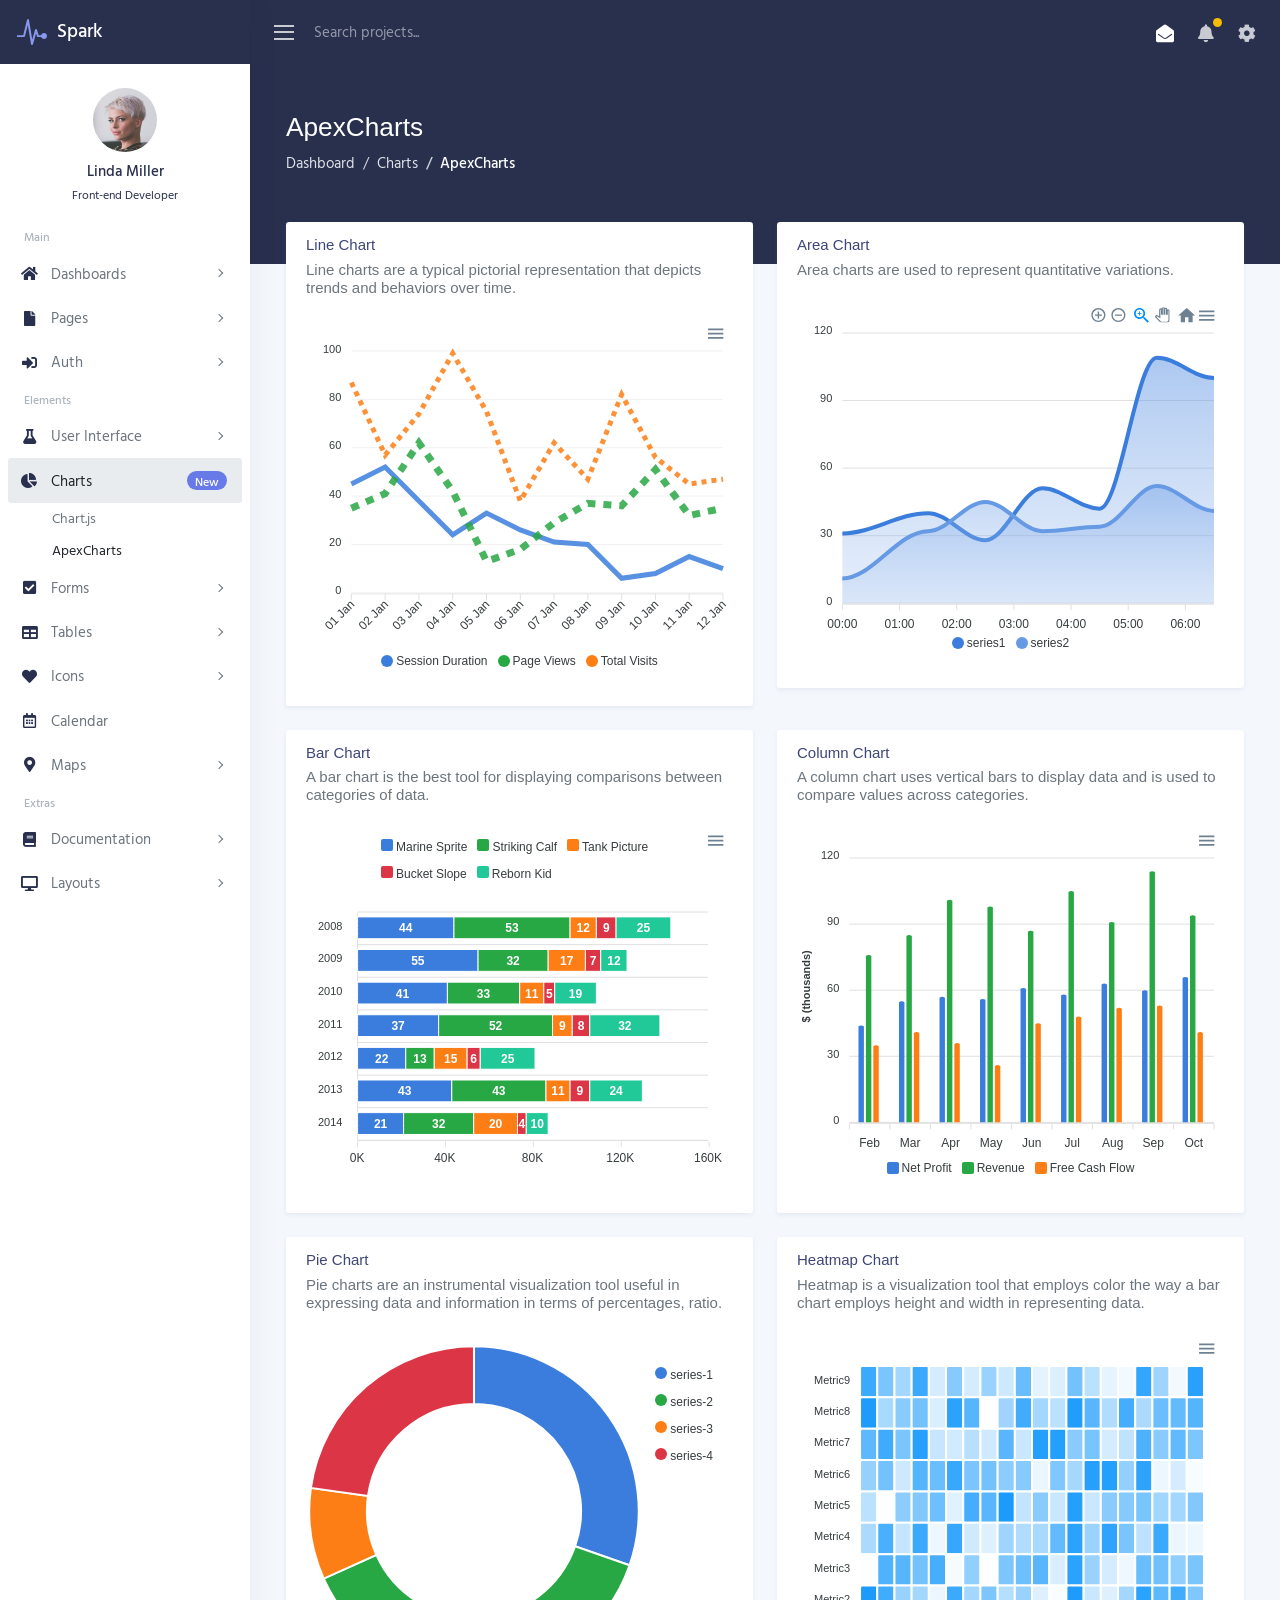
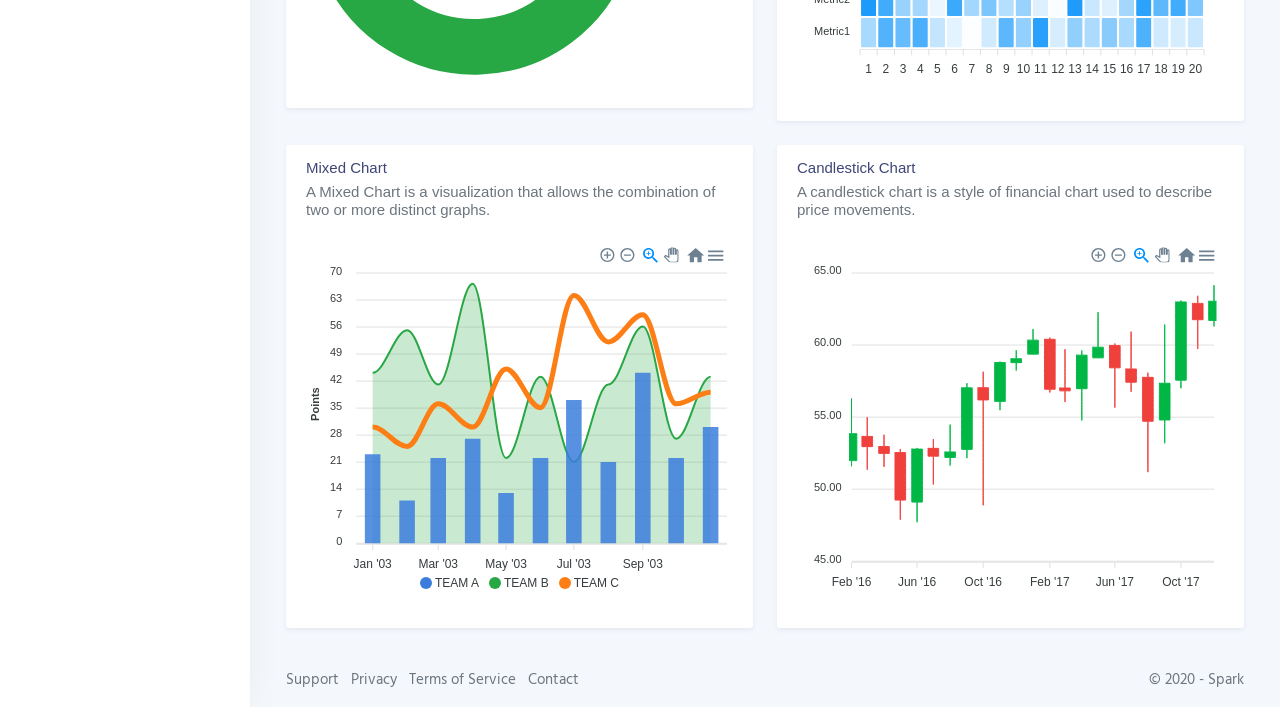
<file: spark/charts-apexcharts.html>
<!DOCTYPE html>
<html lang="en">


<!-- Mirrored from spark-bs5.bootlab.io/charts-apexcharts.html by HTTrack Website Copier/3.x [XR&CO'2014], Wed, 15 Jun 2022 15:38:30 GMT -->
<!-- Added by HTTrack --><meta http-equiv="content-type" content="text/html;charset=UTF-8" /><!-- /Added by HTTrack -->
<head>
	<meta charset="utf-8">
	<meta http-equiv="X-UA-Compatible" content="IE=edge">
	<meta name="viewport" content="width=device-width, initial-scale=1, shrink-to-fit=no">
	<meta name="description" content="Responsive Bootstrap 4 Admin &amp; Dashboard Template">
	<meta name="author" content="Bootlab">

	<title>Spark - Responsive Admin &amp; Dashboard Template</title>

	<!-- PICK ONE OF THE STYLES BELOW -->
	<!-- <link href="css/modern.css" rel="stylesheet"> -->
	<!-- <link href="css/classic.css" rel="stylesheet"> -->
	<!-- <link href="css/dark.css" rel="stylesheet"> -->
	<!-- <link href="css/light.css" rel="stylesheet"> -->

	<!-- BEGIN SETTINGS -->
	<!-- You can remove this after picking a style -->
	<style>
		body {
			opacity: 0;
		}
	</style>
	<script src="js/settings.js"></script>
	<!-- END SETTINGS -->
</head>

<body>
	<div class="splash active">
		<div class="splash-icon"></div>
	</div>

	<div class="wrapper">
		<nav id="sidebar" class="sidebar">
			<a class="sidebar-brand" href="index.html">
				<svg>
					<use xlink:href="#ion-ios-pulse-strong"></use>
				</svg>
				Spark
			</a>
			<div class="sidebar-content">
				<div class="sidebar-user">
					<img src="img/avatars/avatar.jpg" class="img-fluid rounded-circle mb-2" alt="Linda Miller" />
					<div class="font-weight-bold">Linda Miller</div>
					<small>Front-end Developer</small>
				</div>

				<ul class="sidebar-nav">
					<li class="sidebar-header">
						Main
					</li>
					<li class="sidebar-item">
						<a data-target="#dashboards" data-toggle="collapse" class="sidebar-link collapsed">
							<i class="align-middle mr-2 fas fa-fw fa-home"></i> <span class="align-middle">Dashboards</span>
						</a>
						<ul id="dashboards" class="sidebar-dropdown list-unstyled collapse " data-parent="#sidebar">
							<li class="sidebar-item"><a class="sidebar-link" href="dashboard-default.html">Default</a></li>
							<li class="sidebar-item"><a class="sidebar-link" href="dashboard-analytics.html">Analytics</a></li>
							<li class="sidebar-item"><a class="sidebar-link" href="dashboard-e-commerce.html">E-commerce</a></li>
						</ul>
					</li>
					<li class="sidebar-item">
						<a data-target="#pages" data-toggle="collapse" class="sidebar-link collapsed">
							<i class="align-middle mr-2 fas fa-fw fa-file"></i> <span class="align-middle">Pages</span>
						</a>
						<ul id="pages" class="sidebar-dropdown list-unstyled collapse " data-parent="#sidebar">
							<li class="sidebar-item"><a class="sidebar-link" href="pages-settings.html">Settings</a></li>
							<li class="sidebar-item"><a class="sidebar-link" href="pages-clients.html">Clients <span
										class="sidebar-badge badge rounded-pill bg-primary">New</span></a></li>
							<li class="sidebar-item"><a class="sidebar-link" href="pages-invoice.html">Invoice</a></li>
							<li class="sidebar-item"><a class="sidebar-link" href="pages-pricing.html">Pricing</a></li>
							<li class="sidebar-item"><a class="sidebar-link" href="pages-tasks.html">Tasks</a></li>
							<li class="sidebar-item"><a class="sidebar-link" href="pages-chat.html">Chat <span
										class="sidebar-badge badge rounded-pill bg-primary">New</span></a></li>
							<li class="sidebar-item"><a class="sidebar-link" href="pages-blank.html">Blank Page</a></li>
						</ul>
					</li>
					<li class="sidebar-item">
						<a data-target="#auth" data-toggle="collapse" class="sidebar-link collapsed">
							<i class="align-middle mr-2 fas fa-fw fa-sign-in-alt"></i> <span class="align-middle">Auth</span>
						</a>
						<ul id="auth" class="sidebar-dropdown list-unstyled collapse " data-parent="#sidebar">
							<li class="sidebar-item"><a class="sidebar-link" href="pages-sign-in.html">Sign
									In</a></li>
							<li class="sidebar-item"><a class="sidebar-link" href="pages-sign-up.html">Sign
									Up</a></li>
							<li class="sidebar-item"><a class="sidebar-link" href="pages-reset-password.html">Reset Password</a></li>
							<li class="sidebar-item"><a class="sidebar-link" href="pages-404.html">404
									Page</a></li>
							<li class="sidebar-item"><a class="sidebar-link" href="pages-500.html">500
									Page</a></li>
						</ul>
					</li>

					<li class="sidebar-header">
						Elements
					</li>
					<li class="sidebar-item">
						<a data-target="#ui" data-toggle="collapse" class="sidebar-link collapsed">
							<i class="align-middle mr-2 fas fa-fw fa-flask"></i> <span class="align-middle">User Interface</span>
						</a>
						<ul id="ui" class="sidebar-dropdown list-unstyled collapse " data-parent="#sidebar">
							<li class="sidebar-item"><a class="sidebar-link" href="ui-alerts.html">Alerts</a></li>
							<li class="sidebar-item"><a class="sidebar-link" href="ui-buttons.html">Buttons</a></li>
							<li class="sidebar-item"><a class="sidebar-link" href="ui-cards.html">Cards</a></li>
							<li class="sidebar-item"><a class="sidebar-link" href="ui-general.html">General</a></li>
							<li class="sidebar-item"><a class="sidebar-link" href="ui-grid.html">Grid</a>
							</li>
							<li class="sidebar-item"><a class="sidebar-link" href="ui-modals.html">Modals</a></li>
							<li class="sidebar-item"><a class="sidebar-link" href="ui-notifications.html">Notifications</a></li>
							<li class="sidebar-item"><a class="sidebar-link" href="ui-tabs.html">Tabs</a>
							</li>
							<li class="sidebar-item"><a class="sidebar-link" href="ui-typography.html">Typography</a></li>
						</ul>
					</li>
					<li class="sidebar-item active">
						<a data-target="#charts" data-toggle="collapse" class="sidebar-link">
							<i class="align-middle mr-2 fas fa-fw fa-chart-pie"></i> <span class="align-middle">Charts</span>
							<span class="sidebar-badge badge rounded-pill bg-primary">New</span>
						</a>
						<ul id="charts" class="sidebar-dropdown list-unstyled collapse show" data-parent="#sidebar">
							<li class="sidebar-item"><a class="sidebar-link" href="charts-chartjs.html">Chart.js</a></li>
							<li class="sidebar-item active"><a class="sidebar-link" href="charts-apexcharts.html">ApexCharts</a></li>
						</ul>
					</li>

					<li class="sidebar-item">
						<a data-target="#forms" data-toggle="collapse" class="sidebar-link collapsed">
							<i class="align-middle mr-2 fas fa-fw fa-check-square"></i> <span class="align-middle">Forms</span>
						</a>
						<ul id="forms" class="sidebar-dropdown list-unstyled collapse " data-parent="#sidebar">
							<li class="sidebar-item"><a class="sidebar-link" href="forms-layouts.html">Layouts</a></li>
							<li class="sidebar-item"><a class="sidebar-link" href="forms-basic-elements.html">Basic Elements</a></li>
							<li class="sidebar-item"><a class="sidebar-link" href="forms-advanced-elements.html">Advanced Elements</a></li>
							<li class="sidebar-item"><a class="sidebar-link" href="forms-input-groups.html">Input Groups</a></li>
							<li class="sidebar-item"><a class="sidebar-link" href="forms-editors.html">Editors</a></li>
							<li class="sidebar-item"><a class="sidebar-link" href="forms-validation.html">Validation</a></li>
							<li class="sidebar-item"><a class="sidebar-link" href="forms-wizard.html">Wizard</a></li>
						</ul>
					</li>
					<li class="sidebar-item">
						<a data-target="#tables" data-toggle="collapse" class="sidebar-link collapsed">
							<i class="align-middle mr-2 fas fa-fw fa-table"></i> <span class="align-middle">Tables</span>
						</a>
						<ul id="tables" class="sidebar-dropdown list-unstyled collapse " data-parent="#sidebar">
							<li class="sidebar-item"><a class="sidebar-link" href="tables-bootstrap.html">Bootstrap</a></li>
							<li class="sidebar-item"><a class="sidebar-link" href="tables-datatables.html">DataTables</a></li>
						</ul>
					</li>
					<li class="sidebar-item">
						<a data-target="#icons" data-toggle="collapse" class="sidebar-link collapsed">
							<i class="align-middle mr-2 fas fa-fw fa-heart"></i> <span class="align-middle">Icons</span>
						</a>
						<ul id="icons" class="sidebar-dropdown list-unstyled collapse " data-parent="#sidebar">
							<li class="sidebar-item"><a class="sidebar-link" href="icons-feather.html">Feather</a></li>
							<li class="sidebar-item"><a class="sidebar-link" href="icons-ion.html">Ion
									Icons</a></li>
							<li class="sidebar-item"><a class="sidebar-link" href="icons-font-awesome.html">Font Awesome</a></li>
						</ul>
					</li>
					<li class="sidebar-item">
						<a class="sidebar-link" href="calendar.html">
							<i class="align-middle mr-2 far fa-fw fa-calendar-alt"></i> <span class="align-middle">Calendar</span>
						</a>
					</li>
					<li class="sidebar-item">
						<a data-target="#maps" data-toggle="collapse" class="sidebar-link collapsed">
							<i class="align-middle mr-2 fas fa-fw fa-map-marker-alt"></i> <span class="align-middle">Maps</span>
						</a>
						<ul id="maps" class="sidebar-dropdown list-unstyled collapse " data-parent="#sidebar">
							<li class="sidebar-item"><a class="sidebar-link" href="maps-google.html">Google Maps</a></li>
							<li class="sidebar-item"><a class="sidebar-link" href="maps-vector.html">Vector Maps</a></li>
						</ul>
					</li>

					<li class="sidebar-header">
						Extras
					</li>
					<li class="sidebar-item">
						<a data-target="#documentation" data-toggle="collapse" class="sidebar-link collapsed">
							<i class="align-middle mr-2 fas fa-fw fa-book"></i> <span class="align-middle">Documentation</span>
						</a>
						<ul id="documentation" class="sidebar-dropdown list-unstyled collapse " data-parent="#sidebar">
							<li class="sidebar-item"><a class="sidebar-link" href="docs-getting-started.html">Getting Started</a></li>
							<li class="sidebar-item"><a class="sidebar-link" href="docs-plugins.html">Plugins</a></li>
							<li class="sidebar-item"><a class="sidebar-link" href="docs-changelog.html">Changelog</a></li>
						</ul>
					</li>
					<li class="sidebar-item">
						<a data-target="#layouts" data-toggle="collapse" class="sidebar-link collapsed">
							<i class="align-middle mr-2 fas fa-fw fa-desktop"></i> <span class="align-middle">Layouts</span>
						</a>
						<ul id="layouts" class="sidebar-dropdown list-unstyled collapse " data-parent="#sidebar">
							<li class="sidebar-item"><a class="sidebar-link" href="layouts-sidebar-left.html">Left Sidebar</a></li>
							<li class="sidebar-item"><a class="sidebar-link" href="layouts-sidebar-right.html">Right Sidebar</a></li>
						</ul>
					</li>
				</ul>
			</div>
		</nav>
		<div class="main">
			<nav class="navbar navbar-expand navbar-theme">
				<a class="sidebar-toggle d-flex mr-2">
					<i class="hamburger align-self-center"></i>
				</a>

				<form class="d-none d-sm-inline-block">
					<input class="form-control form-control-lite" type="text" placeholder="Search projects...">
				</form>

				<div class="navbar-collapse collapse">
					<ul class="navbar-nav ml-auto">
						<li class="nav-item dropdown active">
							<a class="nav-link dropdown-toggle position-relative" href="#" id="messagesDropdown" data-toggle="dropdown">
								<i class="align-middle fas fa-envelope-open"></i>
							</a>
							<div class="dropdown-menu dropdown-menu-lg dropdown-menu-right py-0" aria-labelledby="messagesDropdown">
								<div class="dropdown-menu-header">
									<div class="position-relative">
										4 New Messages
									</div>
								</div>
								<div class="list-group">
									<a href="#" class="list-group-item">
										<div class="row g-0 align-items-center">
											<div class="col-2">
												<img src="img/avatars/avatar-5.jpg" class="avatar img-fluid rounded-circle" alt="Michelle Bilodeau">
											</div>
											<div class="col-10 pl-2">
												<div class="text-dark">Michelle Bilodeau</div>
												<div class="text-muted small mt-1">Nam pretium turpis et arcu. Duis arcu tortor.</div>
												<div class="text-muted small mt-1">5m ago</div>
											</div>
										</div>
									</a>
									<a href="#" class="list-group-item">
										<div class="row g-0 align-items-center">
											<div class="col-2">
												<img src="img/avatars/avatar-3.jpg" class="avatar img-fluid rounded-circle" alt="Kathie Burton">
											</div>
											<div class="col-10 pl-2">
												<div class="text-dark">Kathie Burton</div>
												<div class="text-muted small mt-1">Pellentesque auctor neque nec urna.</div>
												<div class="text-muted small mt-1">30m ago</div>
											</div>
										</div>
									</a>
									<a href="#" class="list-group-item">
										<div class="row g-0 align-items-center">
											<div class="col-2">
												<img src="img/avatars/avatar-2.jpg" class="avatar img-fluid rounded-circle" alt="Alexander Groves">
											</div>
											<div class="col-10 pl-2">
												<div class="text-dark">Alexander Groves</div>
												<div class="text-muted small mt-1">Curabitur ligula sapien euismod vitae.</div>
												<div class="text-muted small mt-1">2h ago</div>
											</div>
										</div>
									</a>
									<a href="#" class="list-group-item">
										<div class="row g-0 align-items-center">
											<div class="col-2">
												<img src="img/avatars/avatar-4.jpg" class="avatar img-fluid rounded-circle" alt="Daisy Seger">
											</div>
											<div class="col-10 pl-2">
												<div class="text-dark">Daisy Seger</div>
												<div class="text-muted small mt-1">Aenean tellus metus, bibendum sed, posuere ac, mattis non.</div>
												<div class="text-muted small mt-1">5h ago</div>
											</div>
										</div>
									</a>
								</div>
								<div class="dropdown-menu-footer">
									<a href="#" class="text-muted">Show all messages</a>
								</div>
							</div>
						</li>
						<li class="nav-item dropdown ml-lg-2">
							<a class="nav-link dropdown-toggle position-relative" href="#" id="alertsDropdown" data-toggle="dropdown">
								<i class="align-middle fas fa-bell"></i>
								<span class="indicator"></span>
							</a>
							<div class="dropdown-menu dropdown-menu-lg dropdown-menu-right py-0" aria-labelledby="alertsDropdown">
								<div class="dropdown-menu-header">
									4 New Notifications
								</div>
								<div class="list-group">
									<a href="#" class="list-group-item">
										<div class="row g-0 align-items-center">
											<div class="col-2">
												<i class="ml-1 text-danger fas fa-fw fa-bell"></i>
											</div>
											<div class="col-10">
												<div class="text-dark">Update completed</div>
												<div class="text-muted small mt-1">Restart server 12 to complete the update.</div>
												<div class="text-muted small mt-1">2h ago</div>
											</div>
										</div>
									</a>
									<a href="#" class="list-group-item">
										<div class="row g-0 align-items-center">
											<div class="col-2">
												<i class="ml-1 text-warning fas fa-fw fa-envelope-open"></i>
											</div>
											<div class="col-10">
												<div class="text-dark">Lorem ipsum</div>
												<div class="text-muted small mt-1">Aliquam ex eros, imperdiet vulputate hendrerit et.</div>
												<div class="text-muted small mt-1">6h ago</div>
											</div>
										</div>
									</a>
									<a href="#" class="list-group-item">
										<div class="row g-0 align-items-center">
											<div class="col-2">
												<i class="ml-1 text-primary fas fa-fw fa-building"></i>
											</div>
											<div class="col-10">
												<div class="text-dark">Login from 192.186.1.1</div>
												<div class="text-muted small mt-1">8h ago</div>
											</div>
										</div>
									</a>
									<a href="#" class="list-group-item">
										<div class="row g-0 align-items-center">
											<div class="col-2">
												<i class="ml-1 text-success fas fa-fw fa-bell-slash"></i>
											</div>
											<div class="col-10">
												<div class="text-dark">New connection</div>
												<div class="text-muted small mt-1">Anna accepted your request.</div>
												<div class="text-muted small mt-1">12h ago</div>
											</div>
										</div>
									</a>
								</div>
								<div class="dropdown-menu-footer">
									<a href="#" class="text-muted">Show all notifications</a>
								</div>
							</div>
						</li>
						<li class="nav-item dropdown ml-lg-2">
							<a class="nav-link dropdown-toggle position-relative" href="#" id="userDropdown" data-toggle="dropdown">
								<i class="align-middle fas fa-cog"></i>
							</a>
							<div class="dropdown-menu dropdown-menu-right" aria-labelledby="userDropdown">
								<a class="dropdown-item" href="#"><i class="align-middle mr-1 fas fa-fw fa-user"></i> View Profile</a>
								<a class="dropdown-item" href="#"><i class="align-middle mr-1 fas fa-fw fa-comments"></i> Contacts</a>
								<a class="dropdown-item" href="#"><i class="align-middle mr-1 fas fa-fw fa-chart-pie"></i> Analytics</a>
								<a class="dropdown-item" href="#"><i class="align-middle mr-1 fas fa-fw fa-cogs"></i> Settings</a>
								<div class="dropdown-divider"></div>
								<a class="dropdown-item" href="#"><i class="align-middle mr-1 fas fa-fw fa-arrow-alt-circle-right"></i> Sign out</a>
							</div>
						</li>
					</ul>
				</div>

			</nav>
			<main class="content">
				<div class="container-fluid">

					<div class="header">
						<h1 class="header-title">
							ApexCharts
						</h1>
						<nav aria-label="breadcrumb">
							<ol class="breadcrumb">
								<li class="breadcrumb-item"><a href="dashboard-default.html">Dashboard</a></li>
								<li class="breadcrumb-item"><a href="#">Charts</a></li>
								<li class="breadcrumb-item active" aria-current="page">ApexCharts</li>
							</ol>
						</nav>
					</div>
					<div class="row">
						<div class="col-12 col-lg-6">
							<div class="card">
								<div class="card-header">
									<h5 class="card-title">Line Chart</h5>
									<h6 class="card-subtitle text-muted">Line charts are a typical pictorial representation that depicts trends and behaviors
										over time.</h6>
								</div>
								<div class="card-body">
									<div class="chart">
										<div id="apexcharts-line"></div>
									</div>
								</div>
							</div>
						</div>

						<div class="col-12 col-lg-6">
							<div class="card">
								<div class="card-header">
									<h5 class="card-title">Area Chart</h5>
									<h6 class="card-subtitle text-muted">Area charts are used to represent quantitative variations.</h6>
								</div>
								<div class="card-body">
									<div class="chart">
										<div id="apexcharts-area"></div>
									</div>
								</div>
							</div>
						</div>

						<div class="col-12 col-lg-6">
							<div class="card">
								<div class="card-header">
									<h5 class="card-title">Bar Chart</h5>
									<h6 class="card-subtitle text-muted">A bar chart is the best tool for displaying comparisons between categories of data.
									</h6>
								</div>
								<div class="card-body">
									<div class="chart">
										<div id="apexcharts-bar"></div>
									</div>
								</div>
							</div>
						</div>

						<div class="col-12 col-lg-6">
							<div class="card">
								<div class="card-header">
									<h5 class="card-title">Column Chart</h5>
									<h6 class="card-subtitle text-muted">A column chart uses vertical bars to display data and is used to compare values across
										categories.</h6>
								</div>
								<div class="card-body">
									<div class="chart">
										<div id="apexcharts-column"></div>
									</div>
								</div>
							</div>
						</div>

						<div class="col-12 col-lg-6">
							<div class="card">
								<div class="card-header">
									<h5 class="card-title">Pie Chart</h5>
									<h6 class="card-subtitle text-muted">Pie charts are an instrumental visualization tool useful in expressing data and
										information in terms of percentages, ratio.</h6>
								</div>
								<div class="card-body text-center">
									<div class="chart">
										<div id="apexcharts-pie" style="max-width: 440px;margin:auto;"></div>
									</div>
								</div>
							</div>
						</div>

						<div class="col-12 col-lg-6">
							<div class="card">
								<div class="card-header">
									<h5 class="card-title">Heatmap Chart</h5>
									<h6 class="card-subtitle text-muted">Heatmap is a visualization tool that employs color the way a bar chart employs height
										and width in representing data.</h6>
								</div>
								<div class="card-body">
									<div class="chart">
										<div id="apexcharts-heatmap"></div>
									</div>
								</div>
							</div>
						</div>

						<div class="col-12 col-lg-6">
							<div class="card">
								<div class="card-header">
									<h5 class="card-title">Mixed Chart</h5>
									<h6 class="card-subtitle text-muted">A Mixed Chart is a visualization that allows the combination of two or more distinct
										graphs.</h6>
								</div>
								<div class="card-body">
									<div class="chart">
										<div id="apexcharts-mixed"></div>
									</div>
								</div>
							</div>
						</div>

						<div class="col-12 col-lg-6">
							<div class="card">
								<div class="card-header">
									<h5 class="card-title">Candlestick Chart</h5>
									<h6 class="card-subtitle text-muted">A candlestick chart is a style of financial chart used to describe price movements.
									</h6>
								</div>
								<div class="card-body">
									<div class="chart">
										<div id="apexcharts-candlestick"></div>
									</div>
								</div>
							</div>
						</div>
					</div>

				</div>
			</main>
			<footer class="footer">
				<div class="container-fluid">
					<div class="row text-muted">
						<div class="col-8 text-left">
							<ul class="list-inline">
								<li class="list-inline-item">
									<a class="text-muted" href="#">Support</a>
								</li>
								<li class="list-inline-item">
									<a class="text-muted" href="#">Privacy</a>
								</li>
								<li class="list-inline-item">
									<a class="text-muted" href="#">Terms of Service</a>
								</li>
								<li class="list-inline-item">
									<a class="text-muted" href="#">Contact</a>
								</li>
							</ul>
						</div>
						<div class="col-4 text-right">
							<p class="mb-0">
								&copy; 2020 - <a href="dashboard-default.html" class="text-muted">Spark</a>
							</p>
						</div>
					</div>
				</div>
			</footer>
		</div>

	</div>

	<svg width="0" height="0" style="position:absolute">
		<defs>
			<symbol viewBox="0 0 512 512" id="ion-ios-pulse-strong">
				<path
					d="M448 273.001c-21.27 0-39.296 13.999-45.596 32.999h-38.857l-28.361-85.417a15.999 15.999 0 0 0-15.183-10.956c-.112 0-.224 0-.335.004a15.997 15.997 0 0 0-15.049 11.588l-44.484 155.262-52.353-314.108C206.535 54.893 200.333 48 192 48s-13.693 5.776-15.525 13.135L115.496 306H16v31.999h112c7.348 0 13.75-5.003 15.525-12.134l45.368-182.177 51.324 307.94c1.229 7.377 7.397 11.92 14.864 12.344.308.018.614.028.919.028 7.097 0 13.406-3.701 15.381-10.594l49.744-173.617 15.689 47.252A16.001 16.001 0 0 0 352 337.999h51.108C409.973 355.999 427.477 369 448 369c26.511 0 48-22.492 48-49 0-26.509-21.489-46.999-48-46.999z">
				</path>
			</symbol>
		</defs>
	</svg>
	<script src="js/app.js"></script>

	<script>
		$(function() {
			// Line chart
			var options = {
				chart: {
					height: 350,
					type: "line",
					zoom: {
						enabled: false
					},
				},
				dataLabels: {
					enabled: false
				},
				stroke: {
					width: [5, 7, 5],
					curve: "straight",
					dashArray: [0, 8, 5]
				},
				series: [{
						name: "Session Duration",
						data: [45, 52, 38, 24, 33, 26, 21, 20, 6, 8, 15, 10]
					},
					{
						name: "Page Views",
						data: [35, 41, 62, 42, 13, 18, 29, 37, 36, 51, 32, 35]
					},
					{
						name: "Total Visits",
						data: [87, 57, 74, 99, 75, 38, 62, 47, 82, 56, 45, 47]
					}
				],
				markers: {
					size: 0,
					style: "hollow", // full, hollow, inverted
				},
				xaxis: {
					categories: ["01 Jan", "02 Jan", "03 Jan", "04 Jan", "05 Jan", "06 Jan", "07 Jan", "08 Jan", "09 Jan", "10 Jan", "11 Jan", "12 Jan"],
				},
				tooltip: {
					y: [{
						title: {
							formatter: function(val) {
								return val + " (mins)"
							}
						}
					}, {
						title: {
							formatter: function(val) {
								return val + " per session"
							}
						}
					}, {
						title: {
							formatter: function(val) {
								return val;
							}
						}
					}]
				},
				grid: {
					borderColor: "#f1f1f1",
				}
			}
			var chart = new ApexCharts(
				document.querySelector("#apexcharts-line"),
				options
			);
			chart.render();
		});
	</script>
	<script>
		$(function() {
			// Area chart
			var options = {
				chart: {
					height: 350,
					type: "area",
				},
				dataLabels: {
					enabled: false
				},
				stroke: {
					curve: "smooth"
				},
				series: [{
					name: "series1",
					data: [31, 40, 28, 51, 42, 109, 100]
				}, {
					name: "series2",
					data: [11, 32, 45, 32, 34, 52, 41]
				}],
				xaxis: {
					type: "datetime",
					categories: ["2018-09-19T00:00:00", "2018-09-19T01:30:00", "2018-09-19T02:30:00", "2018-09-19T03:30:00", "2018-09-19T04:30:00",
						"2018-09-19T05:30:00", "2018-09-19T06:30:00"
					],
				},
				tooltip: {
					x: {
						format: "dd/MM/yy HH:mm"
					},
				},
				colors: [
					window.theme.primary,
					window.theme.tertiary,
					window.theme.warning,
					window.theme.danger,
					window.theme.info
				]
			}
			var chart = new ApexCharts(
				document.querySelector("#apexcharts-area"),
				options
			);
			chart.render();
		});
	</script>
	<script>
		$(function() {
			// Bar chart
			var options = {
				chart: {
					height: 350,
					type: "bar",
					stacked: true,
				},
				plotOptions: {
					bar: {
						horizontal: true,
					},
				},
				stroke: {
					width: 1,
					colors: ["#fff"]
				},
				series: [{
					name: "Marine Sprite",
					data: [44, 55, 41, 37, 22, 43, 21]
				}, {
					name: "Striking Calf",
					data: [53, 32, 33, 52, 13, 43, 32]
				}, {
					name: "Tank Picture",
					data: [12, 17, 11, 9, 15, 11, 20]
				}, {
					name: "Bucket Slope",
					data: [9, 7, 5, 8, 6, 9, 4]
				}, {
					name: "Reborn Kid",
					data: [25, 12, 19, 32, 25, 24, 10]
				}],
				xaxis: {
					categories: [2008, 2009, 2010, 2011, 2012, 2013, 2014],
					labels: {
						formatter: function(val) {
							return val + "K"
						}
					}
				},
				yaxis: {
					title: {
						text: undefined
					},
				},
				tooltip: {
					y: {
						formatter: function(val) {
							return val + "K"
						}
					}
				},
				fill: {
					opacity: 1
				},
				legend: {
					position: "top",
					horizontalAlign: "left",
					offsetX: 40
				}
			}
			var chart = new ApexCharts(
				document.querySelector("#apexcharts-bar"),
				options
			);
			chart.render();
		});
	</script>
	<script>
		$(function() {
			// Column chart
			var options = {
				chart: {
					height: 350,
					type: "bar",
				},
				plotOptions: {
					bar: {
						horizontal: false,
						endingShape: "rounded",
						columnWidth: "55%",
					},
				},
				dataLabels: {
					enabled: false
				},
				stroke: {
					show: true,
					width: 2,
					colors: ["transparent"]
				},
				series: [{
					name: "Net Profit",
					data: [44, 55, 57, 56, 61, 58, 63, 60, 66]
				}, {
					name: "Revenue",
					data: [76, 85, 101, 98, 87, 105, 91, 114, 94]
				}, {
					name: "Free Cash Flow",
					data: [35, 41, 36, 26, 45, 48, 52, 53, 41]
				}],
				xaxis: {
					categories: ["Feb", "Mar", "Apr", "May", "Jun", "Jul", "Aug", "Sep", "Oct"],
				},
				yaxis: {
					title: {
						text: "$ (thousands)"
					}
				},
				fill: {
					opacity: 1
				},
				tooltip: {
					y: {
						formatter: function(val) {
							return "$ " + val + " thousands"
						}
					}
				}
			}
			var chart = new ApexCharts(
				document.querySelector("#apexcharts-column"),
				options
			);
			chart.render();
		});
	</script>
	<script>
		$(function() {
			// Pie chart
			var options = {
				chart: {
					height: 350,
					type: "donut",
				},
				dataLabels: {
					enabled: false
				},
				series: [44, 55, 13, 33]
			}
			var chart = new ApexCharts(
				document.querySelector("#apexcharts-pie"),
				options
			);
			chart.render();
		});
	</script>
	<script>
		$(function() {
			// Heatmap chart
			function generateData(count, yrange) {
				var i = 0;
				var series = [];
				while (i < count) {
					var x = (i + 1).toString();
					var y = Math.floor(Math.random() * (yrange.max - yrange.min + 1)) + yrange.min;
					series.push({
						x: x,
						y: y
					});
					i++;
				}
				return series;
			}
			var options = {
				chart: {
					height: 350,
					type: "heatmap",
				},
				dataLabels: {
					enabled: false
				},
				colors: ["#008FFB"],
				series: [{
						name: "Metric1",
						data: generateData(20, {
							min: 0,
							max: 90
						})
					},
					{
						name: "Metric2",
						data: generateData(20, {
							min: 0,
							max: 90
						})
					},
					{
						name: "Metric3",
						data: generateData(20, {
							min: 0,
							max: 90
						})
					},
					{
						name: "Metric4",
						data: generateData(20, {
							min: 0,
							max: 90
						})
					},
					{
						name: "Metric5",
						data: generateData(20, {
							min: 0,
							max: 90
						})
					},
					{
						name: "Metric6",
						data: generateData(20, {
							min: 0,
							max: 90
						})
					},
					{
						name: "Metric7",
						data: generateData(20, {
							min: 0,
							max: 90
						})
					},
					{
						name: "Metric8",
						data: generateData(20, {
							min: 0,
							max: 90
						})
					},
					{
						name: "Metric9",
						data: generateData(20, {
							min: 0,
							max: 90
						})
					}
				],
				xaxis: {
					type: "category",
				}
			}
			var chart = new ApexCharts(
				document.querySelector("#apexcharts-heatmap"),
				options
			);
			chart.render();
		});
	</script>
	<script>
		$(function() {
			// Mixed chart
			var options = {
				chart: {
					height: 350,
					type: "line",
					stacked: false,
				},
				stroke: {
					width: [0, 2, 5],
					curve: "smooth"
				},
				plotOptions: {
					bar: {
						columnWidth: "50%"
					}
				},
				series: [{
					name: "TEAM A",
					type: "column",
					data: [23, 11, 22, 27, 13, 22, 37, 21, 44, 22, 30]
				}, {
					name: "TEAM B",
					type: "area",
					data: [44, 55, 41, 67, 22, 43, 21, 41, 56, 27, 43]
				}, {
					name: "TEAM C",
					type: "line",
					data: [30, 25, 36, 30, 45, 35, 64, 52, 59, 36, 39]
				}],
				fill: {
					opacity: [0.85, 0.25, 1],
					gradient: {
						inverseColors: false,
						shade: "light",
						type: "vertical",
						opacityFrom: 0.85,
						opacityTo: 0.55,
						stops: [0, 100, 100, 100]
					}
				},
				labels: ["01/01/2003", "02/01/2003", "03/01/2003", "04/01/2003", "05/01/2003", "06/01/2003", "07/01/2003", "08/01/2003", "09/01/2003",
					"10/01/2003", "11/01/2003"
				],
				markers: {
					size: 0
				},
				xaxis: {
					type: "datetime"
				},
				yaxis: {
					title: {
						text: "Points",
					},
					min: 0
				},
				tooltip: {
					shared: true,
					intersect: false,
					y: {
						formatter: function(y) {
							if (typeof y !== "undefined") {
								return y.toFixed(0) + " points";
							}
							return y;
						}
					}
				}
			}
			var chart = new ApexCharts(
				document.querySelector("#apexcharts-mixed"), {
					chart: {
						height: 350,
						type: "line",
						stacked: false,
					},
					stroke: {
						width: [0, 2, 5],
						curve: "smooth"
					},
					plotOptions: {
						bar: {
							columnWidth: "50%"
						}
					},
					series: [{
						name: "TEAM A",
						type: "column",
						data: [23, 11, 22, 27, 13, 22, 37, 21, 44, 22, 30]
					}, {
						name: "TEAM B",
						type: "area",
						data: [44, 55, 41, 67, 22, 43, 21, 41, 56, 27, 43]
					}, {
						name: "TEAM C",
						type: "line",
						data: [30, 25, 36, 30, 45, 35, 64, 52, 59, 36, 39]
					}],
					fill: {
						opacity: [0.85, 0.25, 1],
						gradient: {
							inverseColors: false,
							shade: "light",
							type: "vertical",
							opacityFrom: 0.85,
							opacityTo: 0.55,
							stops: [0, 100, 100, 100]
						}
					},
					labels: ["01/01/2003", "02/01/2003", "03/01/2003", "04/01/2003", "05/01/2003", "06/01/2003", "07/01/2003", "08/01/2003", "09/01/2003",
						"10/01/2003", "11/01/2003"
					],
					markers: {
						size: 0
					},
					xaxis: {
						type: "datetime"
					},
					yaxis: {
						title: {
							text: "Points",
						},
						min: 0
					},
					tooltip: {
						shared: true,
						intersect: false,
						y: {
							formatter: function(y) {
								if (typeof y !== "undefined") {
									return y.toFixed(0) + " points";
								}
								return y;
							}
						}
					}
				}
			);
			chart.render();
		});
	</script>
	<script>
		$(function() {
			// Candlestick chart
			var seriesData = [{
					x: new Date(2016, 1, 1),
					y: [51.98, 56.29, 51.59, 53.85]
				},
				{
					x: new Date(2016, 2, 1),
					y: [53.66, 54.99, 51.35, 52.95]
				},
				{
					x: new Date(2016, 3, 1),
					y: [52.96, 53.78, 51.54, 52.48]
				},
				{
					x: new Date(2016, 4, 1),
					y: [52.54, 52.79, 47.88, 49.24]
				},
				{
					x: new Date(2016, 5, 1),
					y: [49.10, 52.86, 47.70, 52.78]
				},
				{
					x: new Date(2016, 6, 1),
					y: [52.83, 53.48, 50.32, 52.29]
				},
				{
					x: new Date(2016, 7, 1),
					y: [52.20, 54.48, 51.64, 52.58]
				},
				{
					x: new Date(2016, 8, 1),
					y: [52.76, 57.35, 52.15, 57.03]
				},
				{
					x: new Date(2016, 9, 1),
					y: [57.04, 58.15, 48.88, 56.19]
				},
				{
					x: new Date(2016, 10, 1),
					y: [56.09, 58.85, 55.48, 58.79]
				},
				{
					x: new Date(2016, 11, 1),
					y: [58.78, 59.65, 58.23, 59.05]
				},
				{
					x: new Date(2017, 0, 1),
					y: [59.37, 61.11, 59.35, 60.34]
				},
				{
					x: new Date(2017, 1, 1),
					y: [60.40, 60.52, 56.71, 56.93]
				},
				{
					x: new Date(2017, 2, 1),
					y: [57.02, 59.71, 56.04, 56.82]
				},
				{
					x: new Date(2017, 3, 1),
					y: [56.97, 59.62, 54.77, 59.30]
				},
				{
					x: new Date(2017, 4, 1),
					y: [59.11, 62.29, 59.10, 59.85]
				},
				{
					x: new Date(2017, 5, 1),
					y: [59.97, 60.11, 55.66, 58.42]
				},
				{
					x: new Date(2017, 6, ),
					y: [58.34, 60.93, 56.75, 57.42]
				},
				{
					x: new Date(2017, 7, 1),
					y: [57.76, 58.08, 51.18, 54.71]
				},
				{
					x: new Date(2017, 8, 1),
					y: [54.80, 61.42, 53.18, 57.35]
				},
				{
					x: new Date(2017, 9, 1),
					y: [57.56, 63.09, 57.00, 62.99]
				},
				{
					x: new Date(2017, 10, 1),
					y: [62.89, 63.42, 59.72, 61.76]
				},
				{
					x: new Date(2017, 11, 1),
					y: [61.71, 64.15, 61.29, 63.04]
				}
			];
			var options = {
				chart: {
					height: 350,
					type: "candlestick",
				},
				series: [{
					data: seriesData
				}],
				stroke: {
					width: 1
				},
				xaxis: {
					type: "datetime"
				}
			};
			var chart = new ApexCharts(
				document.querySelector("#apexcharts-candlestick"),
				options
			);
			chart.render();
		});
	</script>

</body>


<!-- Mirrored from spark-bs5.bootlab.io/charts-apexcharts.html by HTTrack Website Copier/3.x [XR&CO'2014], Wed, 15 Jun 2022 15:38:30 GMT -->
</html>
</file>
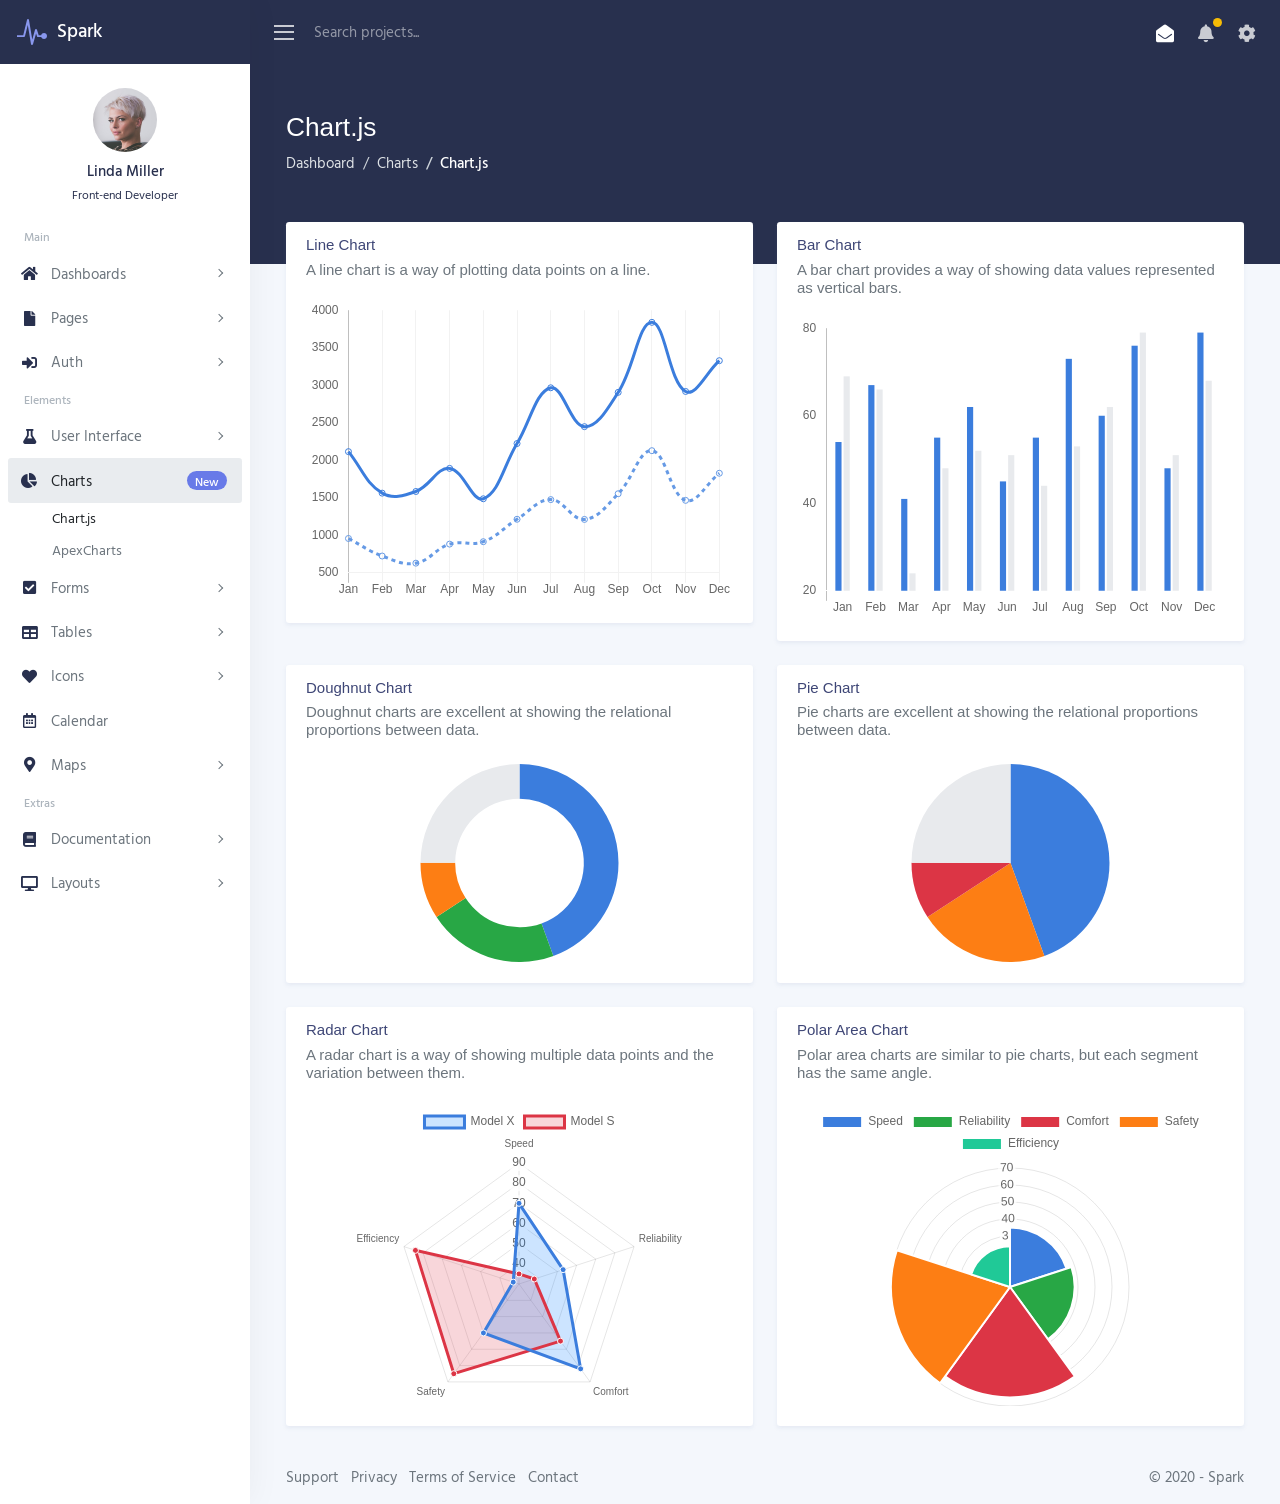
<file: spark/charts-chartjs.html>
<!DOCTYPE html>
<html lang="en">


<!-- Mirrored from spark-bs5.bootlab.io/charts-chartjs.html by HTTrack Website Copier/3.x [XR&CO'2014], Wed, 15 Jun 2022 15:38:30 GMT -->
<!-- Added by HTTrack --><meta http-equiv="content-type" content="text/html;charset=UTF-8" /><!-- /Added by HTTrack -->
<head>
	<meta charset="utf-8">
	<meta http-equiv="X-UA-Compatible" content="IE=edge">
	<meta name="viewport" content="width=device-width, initial-scale=1, shrink-to-fit=no">
	<meta name="description" content="Responsive Bootstrap 4 Admin &amp; Dashboard Template">
	<meta name="author" content="Bootlab">

	<title>Spark - Responsive Admin &amp; Dashboard Template</title>

	<!-- PICK ONE OF THE STYLES BELOW -->
	<!-- <link href="css/modern.css" rel="stylesheet"> -->
	<!-- <link href="css/classic.css" rel="stylesheet"> -->
	<!-- <link href="css/dark.css" rel="stylesheet"> -->
	<!-- <link href="css/light.css" rel="stylesheet"> -->

	<!-- BEGIN SETTINGS -->
	<!-- You can remove this after picking a style -->
	<style>
		body {
			opacity: 0;
		}
	</style>
	<script src="js/settings.js"></script>
	<!-- END SETTINGS -->
</head>

<body>
	<div class="splash active">
		<div class="splash-icon"></div>
	</div>

	<div class="wrapper">
		<nav id="sidebar" class="sidebar">
			<a class="sidebar-brand" href="index.html">
				<svg>
					<use xlink:href="#ion-ios-pulse-strong"></use>
				</svg>
				Spark
			</a>
			<div class="sidebar-content">
				<div class="sidebar-user">
					<img src="img/avatars/avatar.jpg" class="img-fluid rounded-circle mb-2" alt="Linda Miller" />
					<div class="font-weight-bold">Linda Miller</div>
					<small>Front-end Developer</small>
				</div>

				<ul class="sidebar-nav">
					<li class="sidebar-header">
						Main
					</li>
					<li class="sidebar-item">
						<a data-target="#dashboards" data-toggle="collapse" class="sidebar-link collapsed">
							<i class="align-middle mr-2 fas fa-fw fa-home"></i> <span class="align-middle">Dashboards</span>
						</a>
						<ul id="dashboards" class="sidebar-dropdown list-unstyled collapse " data-parent="#sidebar">
							<li class="sidebar-item"><a class="sidebar-link" href="dashboard-default.html">Default</a></li>
							<li class="sidebar-item"><a class="sidebar-link" href="dashboard-analytics.html">Analytics</a></li>
							<li class="sidebar-item"><a class="sidebar-link" href="dashboard-e-commerce.html">E-commerce</a></li>
						</ul>
					</li>
					<li class="sidebar-item">
						<a data-target="#pages" data-toggle="collapse" class="sidebar-link collapsed">
							<i class="align-middle mr-2 fas fa-fw fa-file"></i> <span class="align-middle">Pages</span>
						</a>
						<ul id="pages" class="sidebar-dropdown list-unstyled collapse " data-parent="#sidebar">
							<li class="sidebar-item"><a class="sidebar-link" href="pages-settings.html">Settings</a></li>
							<li class="sidebar-item"><a class="sidebar-link" href="pages-clients.html">Clients <span
										class="sidebar-badge badge rounded-pill bg-primary">New</span></a></li>
							<li class="sidebar-item"><a class="sidebar-link" href="pages-invoice.html">Invoice</a></li>
							<li class="sidebar-item"><a class="sidebar-link" href="pages-pricing.html">Pricing</a></li>
							<li class="sidebar-item"><a class="sidebar-link" href="pages-tasks.html">Tasks</a></li>
							<li class="sidebar-item"><a class="sidebar-link" href="pages-chat.html">Chat <span
										class="sidebar-badge badge rounded-pill bg-primary">New</span></a></li>
							<li class="sidebar-item"><a class="sidebar-link" href="pages-blank.html">Blank Page</a></li>
						</ul>
					</li>
					<li class="sidebar-item">
						<a data-target="#auth" data-toggle="collapse" class="sidebar-link collapsed">
							<i class="align-middle mr-2 fas fa-fw fa-sign-in-alt"></i> <span class="align-middle">Auth</span>
						</a>
						<ul id="auth" class="sidebar-dropdown list-unstyled collapse " data-parent="#sidebar">
							<li class="sidebar-item"><a class="sidebar-link" href="pages-sign-in.html">Sign
									In</a></li>
							<li class="sidebar-item"><a class="sidebar-link" href="pages-sign-up.html">Sign
									Up</a></li>
							<li class="sidebar-item"><a class="sidebar-link" href="pages-reset-password.html">Reset Password</a></li>
							<li class="sidebar-item"><a class="sidebar-link" href="pages-404.html">404
									Page</a></li>
							<li class="sidebar-item"><a class="sidebar-link" href="pages-500.html">500
									Page</a></li>
						</ul>
					</li>

					<li class="sidebar-header">
						Elements
					</li>
					<li class="sidebar-item">
						<a data-target="#ui" data-toggle="collapse" class="sidebar-link collapsed">
							<i class="align-middle mr-2 fas fa-fw fa-flask"></i> <span class="align-middle">User Interface</span>
						</a>
						<ul id="ui" class="sidebar-dropdown list-unstyled collapse " data-parent="#sidebar">
							<li class="sidebar-item"><a class="sidebar-link" href="ui-alerts.html">Alerts</a></li>
							<li class="sidebar-item"><a class="sidebar-link" href="ui-buttons.html">Buttons</a></li>
							<li class="sidebar-item"><a class="sidebar-link" href="ui-cards.html">Cards</a></li>
							<li class="sidebar-item"><a class="sidebar-link" href="ui-general.html">General</a></li>
							<li class="sidebar-item"><a class="sidebar-link" href="ui-grid.html">Grid</a>
							</li>
							<li class="sidebar-item"><a class="sidebar-link" href="ui-modals.html">Modals</a></li>
							<li class="sidebar-item"><a class="sidebar-link" href="ui-notifications.html">Notifications</a></li>
							<li class="sidebar-item"><a class="sidebar-link" href="ui-tabs.html">Tabs</a>
							</li>
							<li class="sidebar-item"><a class="sidebar-link" href="ui-typography.html">Typography</a></li>
						</ul>
					</li>
					<li class="sidebar-item active">
						<a data-target="#charts" data-toggle="collapse" class="sidebar-link">
							<i class="align-middle mr-2 fas fa-fw fa-chart-pie"></i> <span class="align-middle">Charts</span>
							<span class="sidebar-badge badge rounded-pill bg-primary">New</span>
						</a>
						<ul id="charts" class="sidebar-dropdown list-unstyled collapse show" data-parent="#sidebar">
							<li class="sidebar-item active"><a class="sidebar-link" href="charts-chartjs.html">Chart.js</a></li>
							<li class="sidebar-item"><a class="sidebar-link" href="charts-apexcharts.html">ApexCharts</a></li>
						</ul>
					</li>

					<li class="sidebar-item">
						<a data-target="#forms" data-toggle="collapse" class="sidebar-link collapsed">
							<i class="align-middle mr-2 fas fa-fw fa-check-square"></i> <span class="align-middle">Forms</span>
						</a>
						<ul id="forms" class="sidebar-dropdown list-unstyled collapse " data-parent="#sidebar">
							<li class="sidebar-item"><a class="sidebar-link" href="forms-layouts.html">Layouts</a></li>
							<li class="sidebar-item"><a class="sidebar-link" href="forms-basic-elements.html">Basic Elements</a></li>
							<li class="sidebar-item"><a class="sidebar-link" href="forms-advanced-elements.html">Advanced Elements</a></li>
							<li class="sidebar-item"><a class="sidebar-link" href="forms-input-groups.html">Input Groups</a></li>
							<li class="sidebar-item"><a class="sidebar-link" href="forms-editors.html">Editors</a></li>
							<li class="sidebar-item"><a class="sidebar-link" href="forms-validation.html">Validation</a></li>
							<li class="sidebar-item"><a class="sidebar-link" href="forms-wizard.html">Wizard</a></li>
						</ul>
					</li>
					<li class="sidebar-item">
						<a data-target="#tables" data-toggle="collapse" class="sidebar-link collapsed">
							<i class="align-middle mr-2 fas fa-fw fa-table"></i> <span class="align-middle">Tables</span>
						</a>
						<ul id="tables" class="sidebar-dropdown list-unstyled collapse " data-parent="#sidebar">
							<li class="sidebar-item"><a class="sidebar-link" href="tables-bootstrap.html">Bootstrap</a></li>
							<li class="sidebar-item"><a class="sidebar-link" href="tables-datatables.html">DataTables</a></li>
						</ul>
					</li>
					<li class="sidebar-item">
						<a data-target="#icons" data-toggle="collapse" class="sidebar-link collapsed">
							<i class="align-middle mr-2 fas fa-fw fa-heart"></i> <span class="align-middle">Icons</span>
						</a>
						<ul id="icons" class="sidebar-dropdown list-unstyled collapse " data-parent="#sidebar">
							<li class="sidebar-item"><a class="sidebar-link" href="icons-feather.html">Feather</a></li>
							<li class="sidebar-item"><a class="sidebar-link" href="icons-ion.html">Ion
									Icons</a></li>
							<li class="sidebar-item"><a class="sidebar-link" href="icons-font-awesome.html">Font Awesome</a></li>
						</ul>
					</li>
					<li class="sidebar-item">
						<a class="sidebar-link" href="calendar.html">
							<i class="align-middle mr-2 far fa-fw fa-calendar-alt"></i> <span class="align-middle">Calendar</span>
						</a>
					</li>
					<li class="sidebar-item">
						<a data-target="#maps" data-toggle="collapse" class="sidebar-link collapsed">
							<i class="align-middle mr-2 fas fa-fw fa-map-marker-alt"></i> <span class="align-middle">Maps</span>
						</a>
						<ul id="maps" class="sidebar-dropdown list-unstyled collapse " data-parent="#sidebar">
							<li class="sidebar-item"><a class="sidebar-link" href="maps-google.html">Google Maps</a></li>
							<li class="sidebar-item"><a class="sidebar-link" href="maps-vector.html">Vector Maps</a></li>
						</ul>
					</li>

					<li class="sidebar-header">
						Extras
					</li>
					<li class="sidebar-item">
						<a data-target="#documentation" data-toggle="collapse" class="sidebar-link collapsed">
							<i class="align-middle mr-2 fas fa-fw fa-book"></i> <span class="align-middle">Documentation</span>
						</a>
						<ul id="documentation" class="sidebar-dropdown list-unstyled collapse " data-parent="#sidebar">
							<li class="sidebar-item"><a class="sidebar-link" href="docs-getting-started.html">Getting Started</a></li>
							<li class="sidebar-item"><a class="sidebar-link" href="docs-plugins.html">Plugins</a></li>
							<li class="sidebar-item"><a class="sidebar-link" href="docs-changelog.html">Changelog</a></li>
						</ul>
					</li>
					<li class="sidebar-item">
						<a data-target="#layouts" data-toggle="collapse" class="sidebar-link collapsed">
							<i class="align-middle mr-2 fas fa-fw fa-desktop"></i> <span class="align-middle">Layouts</span>
						</a>
						<ul id="layouts" class="sidebar-dropdown list-unstyled collapse " data-parent="#sidebar">
							<li class="sidebar-item"><a class="sidebar-link" href="layouts-sidebar-left.html">Left Sidebar</a></li>
							<li class="sidebar-item"><a class="sidebar-link" href="layouts-sidebar-right.html">Right Sidebar</a></li>
						</ul>
					</li>
				</ul>
			</div>
		</nav>
		<div class="main">
			<nav class="navbar navbar-expand navbar-theme">
				<a class="sidebar-toggle d-flex mr-2">
					<i class="hamburger align-self-center"></i>
				</a>

				<form class="d-none d-sm-inline-block">
					<input class="form-control form-control-lite" type="text" placeholder="Search projects...">
				</form>

				<div class="navbar-collapse collapse">
					<ul class="navbar-nav ml-auto">
						<li class="nav-item dropdown active">
							<a class="nav-link dropdown-toggle position-relative" href="#" id="messagesDropdown" data-toggle="dropdown">
								<i class="align-middle fas fa-envelope-open"></i>
							</a>
							<div class="dropdown-menu dropdown-menu-lg dropdown-menu-right py-0" aria-labelledby="messagesDropdown">
								<div class="dropdown-menu-header">
									<div class="position-relative">
										4 New Messages
									</div>
								</div>
								<div class="list-group">
									<a href="#" class="list-group-item">
										<div class="row g-0 align-items-center">
											<div class="col-2">
												<img src="img/avatars/avatar-5.jpg" class="avatar img-fluid rounded-circle" alt="Michelle Bilodeau">
											</div>
											<div class="col-10 pl-2">
												<div class="text-dark">Michelle Bilodeau</div>
												<div class="text-muted small mt-1">Nam pretium turpis et arcu. Duis arcu tortor.</div>
												<div class="text-muted small mt-1">5m ago</div>
											</div>
										</div>
									</a>
									<a href="#" class="list-group-item">
										<div class="row g-0 align-items-center">
											<div class="col-2">
												<img src="img/avatars/avatar-3.jpg" class="avatar img-fluid rounded-circle" alt="Kathie Burton">
											</div>
											<div class="col-10 pl-2">
												<div class="text-dark">Kathie Burton</div>
												<div class="text-muted small mt-1">Pellentesque auctor neque nec urna.</div>
												<div class="text-muted small mt-1">30m ago</div>
											</div>
										</div>
									</a>
									<a href="#" class="list-group-item">
										<div class="row g-0 align-items-center">
											<div class="col-2">
												<img src="img/avatars/avatar-2.jpg" class="avatar img-fluid rounded-circle" alt="Alexander Groves">
											</div>
											<div class="col-10 pl-2">
												<div class="text-dark">Alexander Groves</div>
												<div class="text-muted small mt-1">Curabitur ligula sapien euismod vitae.</div>
												<div class="text-muted small mt-1">2h ago</div>
											</div>
										</div>
									</a>
									<a href="#" class="list-group-item">
										<div class="row g-0 align-items-center">
											<div class="col-2">
												<img src="img/avatars/avatar-4.jpg" class="avatar img-fluid rounded-circle" alt="Daisy Seger">
											</div>
											<div class="col-10 pl-2">
												<div class="text-dark">Daisy Seger</div>
												<div class="text-muted small mt-1">Aenean tellus metus, bibendum sed, posuere ac, mattis non.</div>
												<div class="text-muted small mt-1">5h ago</div>
											</div>
										</div>
									</a>
								</div>
								<div class="dropdown-menu-footer">
									<a href="#" class="text-muted">Show all messages</a>
								</div>
							</div>
						</li>
						<li class="nav-item dropdown ml-lg-2">
							<a class="nav-link dropdown-toggle position-relative" href="#" id="alertsDropdown" data-toggle="dropdown">
								<i class="align-middle fas fa-bell"></i>
								<span class="indicator"></span>
							</a>
							<div class="dropdown-menu dropdown-menu-lg dropdown-menu-right py-0" aria-labelledby="alertsDropdown">
								<div class="dropdown-menu-header">
									4 New Notifications
								</div>
								<div class="list-group">
									<a href="#" class="list-group-item">
										<div class="row g-0 align-items-center">
											<div class="col-2">
												<i class="ml-1 text-danger fas fa-fw fa-bell"></i>
											</div>
											<div class="col-10">
												<div class="text-dark">Update completed</div>
												<div class="text-muted small mt-1">Restart server 12 to complete the update.</div>
												<div class="text-muted small mt-1">2h ago</div>
											</div>
										</div>
									</a>
									<a href="#" class="list-group-item">
										<div class="row g-0 align-items-center">
											<div class="col-2">
												<i class="ml-1 text-warning fas fa-fw fa-envelope-open"></i>
											</div>
											<div class="col-10">
												<div class="text-dark">Lorem ipsum</div>
												<div class="text-muted small mt-1">Aliquam ex eros, imperdiet vulputate hendrerit et.</div>
												<div class="text-muted small mt-1">6h ago</div>
											</div>
										</div>
									</a>
									<a href="#" class="list-group-item">
										<div class="row g-0 align-items-center">
											<div class="col-2">
												<i class="ml-1 text-primary fas fa-fw fa-building"></i>
											</div>
											<div class="col-10">
												<div class="text-dark">Login from 192.186.1.1</div>
												<div class="text-muted small mt-1">8h ago</div>
											</div>
										</div>
									</a>
									<a href="#" class="list-group-item">
										<div class="row g-0 align-items-center">
											<div class="col-2">
												<i class="ml-1 text-success fas fa-fw fa-bell-slash"></i>
											</div>
											<div class="col-10">
												<div class="text-dark">New connection</div>
												<div class="text-muted small mt-1">Anna accepted your request.</div>
												<div class="text-muted small mt-1">12h ago</div>
											</div>
										</div>
									</a>
								</div>
								<div class="dropdown-menu-footer">
									<a href="#" class="text-muted">Show all notifications</a>
								</div>
							</div>
						</li>
						<li class="nav-item dropdown ml-lg-2">
							<a class="nav-link dropdown-toggle position-relative" href="#" id="userDropdown" data-toggle="dropdown">
								<i class="align-middle fas fa-cog"></i>
							</a>
							<div class="dropdown-menu dropdown-menu-right" aria-labelledby="userDropdown">
								<a class="dropdown-item" href="#"><i class="align-middle mr-1 fas fa-fw fa-user"></i> View Profile</a>
								<a class="dropdown-item" href="#"><i class="align-middle mr-1 fas fa-fw fa-comments"></i> Contacts</a>
								<a class="dropdown-item" href="#"><i class="align-middle mr-1 fas fa-fw fa-chart-pie"></i> Analytics</a>
								<a class="dropdown-item" href="#"><i class="align-middle mr-1 fas fa-fw fa-cogs"></i> Settings</a>
								<div class="dropdown-divider"></div>
								<a class="dropdown-item" href="#"><i class="align-middle mr-1 fas fa-fw fa-arrow-alt-circle-right"></i> Sign out</a>
							</div>
						</li>
					</ul>
				</div>

			</nav>
			<main class="content">
				<div class="container-fluid">

					<div class="header">
						<h1 class="header-title">
							Chart.js
						</h1>
						<nav aria-label="breadcrumb">
							<ol class="breadcrumb">
								<li class="breadcrumb-item"><a href="dashboard-default.html">Dashboard</a></li>
								<li class="breadcrumb-item"><a href="#">Charts</a></li>
								<li class="breadcrumb-item active" aria-current="page">Chart.js</li>
							</ol>
						</nav>
					</div>
					<div class="row">
						<div class="col-12 col-lg-6">
							<div class="card flex-fill w-100">
								<div class="card-header">
									<h5 class="card-title">Line Chart</h5>
									<h6 class="card-subtitle text-muted">A line chart is a way of plotting data points on a line.</h6>
								</div>
								<div class="card-body">
									<div class="chart">
										<canvas id="chartjs-line"></canvas>
									</div>
								</div>
							</div>
						</div>

						<div class="col-12 col-lg-6">
							<div class="card">
								<div class="card-header">
									<h5 class="card-title">Bar Chart</h5>
									<h6 class="card-subtitle text-muted">A bar chart provides a way of showing data values represented as vertical bars.</h6>
								</div>
								<div class="card-body">
									<div class="chart">
										<canvas id="chartjs-bar"></canvas>
									</div>
								</div>
							</div>

						</div>

						<div class="col-12 col-lg-6">
							<div class="card">
								<div class="card-header">
									<h5 class="card-title">Doughnut Chart</h5>
									<h6 class="card-subtitle text-muted">Doughnut charts are excellent at showing the relational proportions between data.</h6>
								</div>
								<div class="card-body">
									<div class="chart chart-xs">
										<canvas id="chartjs-doughnut"></canvas>
									</div>
								</div>
							</div>
						</div>

						<div class="col-12 col-lg-6">
							<div class="card">
								<div class="card-header">
									<h5 class="card-title">Pie Chart</h5>
									<h6 class="card-subtitle text-muted">Pie charts are excellent at showing the relational proportions between data.</h6>
								</div>
								<div class="card-body">
									<div class="chart chart-xs">
										<canvas id="chartjs-pie"></canvas>
									</div>
								</div>
							</div>
						</div>

						<div class="col-12 col-lg-6">
							<div class="card">
								<div class="card-header">
									<h5 class="card-title">Radar Chart</h5>
									<h6 class="card-subtitle text-muted">A radar chart is a way of showing multiple data points and the variation between them.
									</h6>
								</div>
								<div class="card-body">
									<div class="chart">
										<canvas id="chartjs-radar"></canvas>
									</div>
								</div>
							</div>
						</div>

						<div class="col-12 col-lg-6">
							<div class="card">
								<div class="card-header">
									<h5 class="card-title">Polar Area Chart</h5>
									<h6 class="card-subtitle text-muted">Polar area charts are similar to pie charts, but each segment has the same angle.</h6>
								</div>
								<div class="card-body">
									<div class="chart">
										<canvas id="chartjs-polar-area"></canvas>
									</div>
								</div>
							</div>
						</div>
					</div>

				</div>
			</main>
			<footer class="footer">
				<div class="container-fluid">
					<div class="row text-muted">
						<div class="col-8 text-left">
							<ul class="list-inline">
								<li class="list-inline-item">
									<a class="text-muted" href="#">Support</a>
								</li>
								<li class="list-inline-item">
									<a class="text-muted" href="#">Privacy</a>
								</li>
								<li class="list-inline-item">
									<a class="text-muted" href="#">Terms of Service</a>
								</li>
								<li class="list-inline-item">
									<a class="text-muted" href="#">Contact</a>
								</li>
							</ul>
						</div>
						<div class="col-4 text-right">
							<p class="mb-0">
								&copy; 2020 - <a href="dashboard-default.html" class="text-muted">Spark</a>
							</p>
						</div>
					</div>
				</div>
			</footer>
		</div>

	</div>

	<svg width="0" height="0" style="position:absolute">
		<defs>
			<symbol viewBox="0 0 512 512" id="ion-ios-pulse-strong">
				<path
					d="M448 273.001c-21.27 0-39.296 13.999-45.596 32.999h-38.857l-28.361-85.417a15.999 15.999 0 0 0-15.183-10.956c-.112 0-.224 0-.335.004a15.997 15.997 0 0 0-15.049 11.588l-44.484 155.262-52.353-314.108C206.535 54.893 200.333 48 192 48s-13.693 5.776-15.525 13.135L115.496 306H16v31.999h112c7.348 0 13.75-5.003 15.525-12.134l45.368-182.177 51.324 307.94c1.229 7.377 7.397 11.92 14.864 12.344.308.018.614.028.919.028 7.097 0 13.406-3.701 15.381-10.594l49.744-173.617 15.689 47.252A16.001 16.001 0 0 0 352 337.999h51.108C409.973 355.999 427.477 369 448 369c26.511 0 48-22.492 48-49 0-26.509-21.489-46.999-48-46.999z">
				</path>
			</symbol>
		</defs>
	</svg>
	<script src="js/app.js"></script>

	<script>
		$(function() {
			// Line chart
			new Chart(document.getElementById("chartjs-line"), {
				type: "line",
				data: {
					labels: ["Jan", "Feb", "Mar", "Apr", "May", "Jun", "Jul", "Aug", "Sep", "Oct", "Nov", "Dec"],
					datasets: [{
						label: "Sales ($)",
						fill: true,
						backgroundColor: "transparent",
						borderColor: window.theme.primary,
						data: [2115, 1562, 1584, 1892, 1487, 2223, 2966, 2448, 2905, 3838, 2917, 3327]
					}, {
						label: "Orders",
						fill: true,
						backgroundColor: "transparent",
						borderColor: window.theme.tertiary,
						borderDash: [4, 4],
						data: [958, 724, 629, 883, 915, 1214, 1476, 1212, 1554, 2128, 1466, 1827]
					}]
				},
				options: {
					maintainAspectRatio: false,
					legend: {
						display: false
					},
					tooltips: {
						intersect: false
					},
					hover: {
						intersect: true
					},
					plugins: {
						filler: {
							propagate: false
						}
					},
					scales: {
						xAxes: [{
							reverse: true,
							gridLines: {
								color: "rgba(0,0,0,0.05)"
							}
						}],
						yAxes: [{
							ticks: {
								stepSize: 500
							},
							display: true,
							borderDash: [5, 5],
							gridLines: {
								color: "rgba(0,0,0,0)",
								fontColor: "#fff"
							}
						}]
					}
				}
			});
		});
	</script>
	<script>
		$(function() {
			// Bar chart
			new Chart(document.getElementById("chartjs-bar"), {
				type: "bar",
				data: {
					labels: ["Jan", "Feb", "Mar", "Apr", "May", "Jun", "Jul", "Aug", "Sep", "Oct", "Nov", "Dec"],
					datasets: [{
						label: "Last year",
						backgroundColor: window.theme.primary,
						borderColor: window.theme.primary,
						hoverBackgroundColor: window.theme.primary,
						hoverBorderColor: window.theme.primary,
						data: [54, 67, 41, 55, 62, 45, 55, 73, 60, 76, 48, 79],
						barPercentage: .75,
						categoryPercentage: .5
					}, {
						label: "This year",
						backgroundColor: "#E8EAED",
						borderColor: "#E8EAED",
						hoverBackgroundColor: "#E8EAED",
						hoverBorderColor: "#E8EAED",
						data: [69, 66, 24, 48, 52, 51, 44, 53, 62, 79, 51, 68],
						barPercentage: .75,
						categoryPercentage: .5
					}]
				},
				options: {
					maintainAspectRatio: false,
					legend: {
						display: false
					},
					scales: {
						yAxes: [{
							gridLines: {
								display: false
							},
							stacked: false,
							ticks: {
								stepSize: 20
							}
						}],
						xAxes: [{
							stacked: false,
							gridLines: {
								color: "transparent"
							}
						}]
					}
				}
			});
		});
	</script>
	<script>
		$(function() {
			// Doughnut chart
			new Chart(document.getElementById("chartjs-doughnut"), {
				type: "doughnut",
				data: {
					labels: ["Social", "Search Engines", "Direct", "Other"],
					datasets: [{
						data: [260, 125, 54, 146],
						backgroundColor: [
							window.theme.primary,
							window.theme.success,
							window.theme.warning,
							"#E8EAED"
						],
						borderColor: "transparent"
					}]
				},
				options: {
					maintainAspectRatio: false,
					cutoutPercentage: 65,
					legend: {
						display: false
					}
				}
			});
		});
	</script>
	<script>
		$(function() {
			// Pie chart
			new Chart(document.getElementById("chartjs-pie"), {
				type: "pie",
				data: {
					labels: ["Social", "Search Engines", "Direct", "Other"],
					datasets: [{
						data: [260, 125, 54, 146],
						backgroundColor: [
							window.theme.primary,
							window.theme.warning,
							window.theme.danger,
							"#E8EAED"
						],
						borderColor: "transparent"
					}]
				},
				options: {
					maintainAspectRatio: false,
					legend: {
						display: false
					}
				}
			});
		});
	</script>
	<script>
		$(function() {
			// Radar chart
			new Chart(document.getElementById("chartjs-radar"), {
				type: "radar",
				data: {
					labels: ["Speed", "Reliability", "Comfort", "Safety", "Efficiency"],
					datasets: [{
						label: "Model X",
						backgroundColor: "rgba(0, 123, 255, 0.2)",
						borderColor: window.theme.primary,
						pointBackgroundColor: window.theme.primary,
						pointBorderColor: "#fff",
						pointHoverBackgroundColor: "#fff",
						pointHoverBorderColor: window.theme.primary,
						data: [70, 53, 82, 60, 33]
					}, {
						label: "Model S",
						backgroundColor: "rgba(220, 53, 69, 0.2)",
						borderColor: window.theme.danger,
						pointBackgroundColor: window.theme.danger,
						pointBorderColor: "#fff",
						pointHoverBackgroundColor: "#fff",
						pointHoverBorderColor: window.theme.danger,
						data: [35, 38, 65, 85, 84]
					}]
				},
				options: {
					maintainAspectRatio: false
				}
			});
		});
	</script>
	<script>
		$(function() {
			// Polar Area chart
			new Chart(document.getElementById("chartjs-polar-area"), {
				type: "polarArea",
				data: {
					labels: ["Speed", "Reliability", "Comfort", "Safety", "Efficiency"],
					datasets: [{
						label: "Model S",
						data: [35, 38, 65, 70, 24],
						backgroundColor: [
							window.theme.primary,
							window.theme.success,
							window.theme.danger,
							window.theme.warning,
							window.theme.info
						]
					}]
				},
				options: {
					maintainAspectRatio: false
				}
			});
		});
	</script>

</body>


<!-- Mirrored from spark-bs5.bootlab.io/charts-chartjs.html by HTTrack Website Copier/3.x [XR&CO'2014], Wed, 15 Jun 2022 15:38:30 GMT -->
</html>
</file>
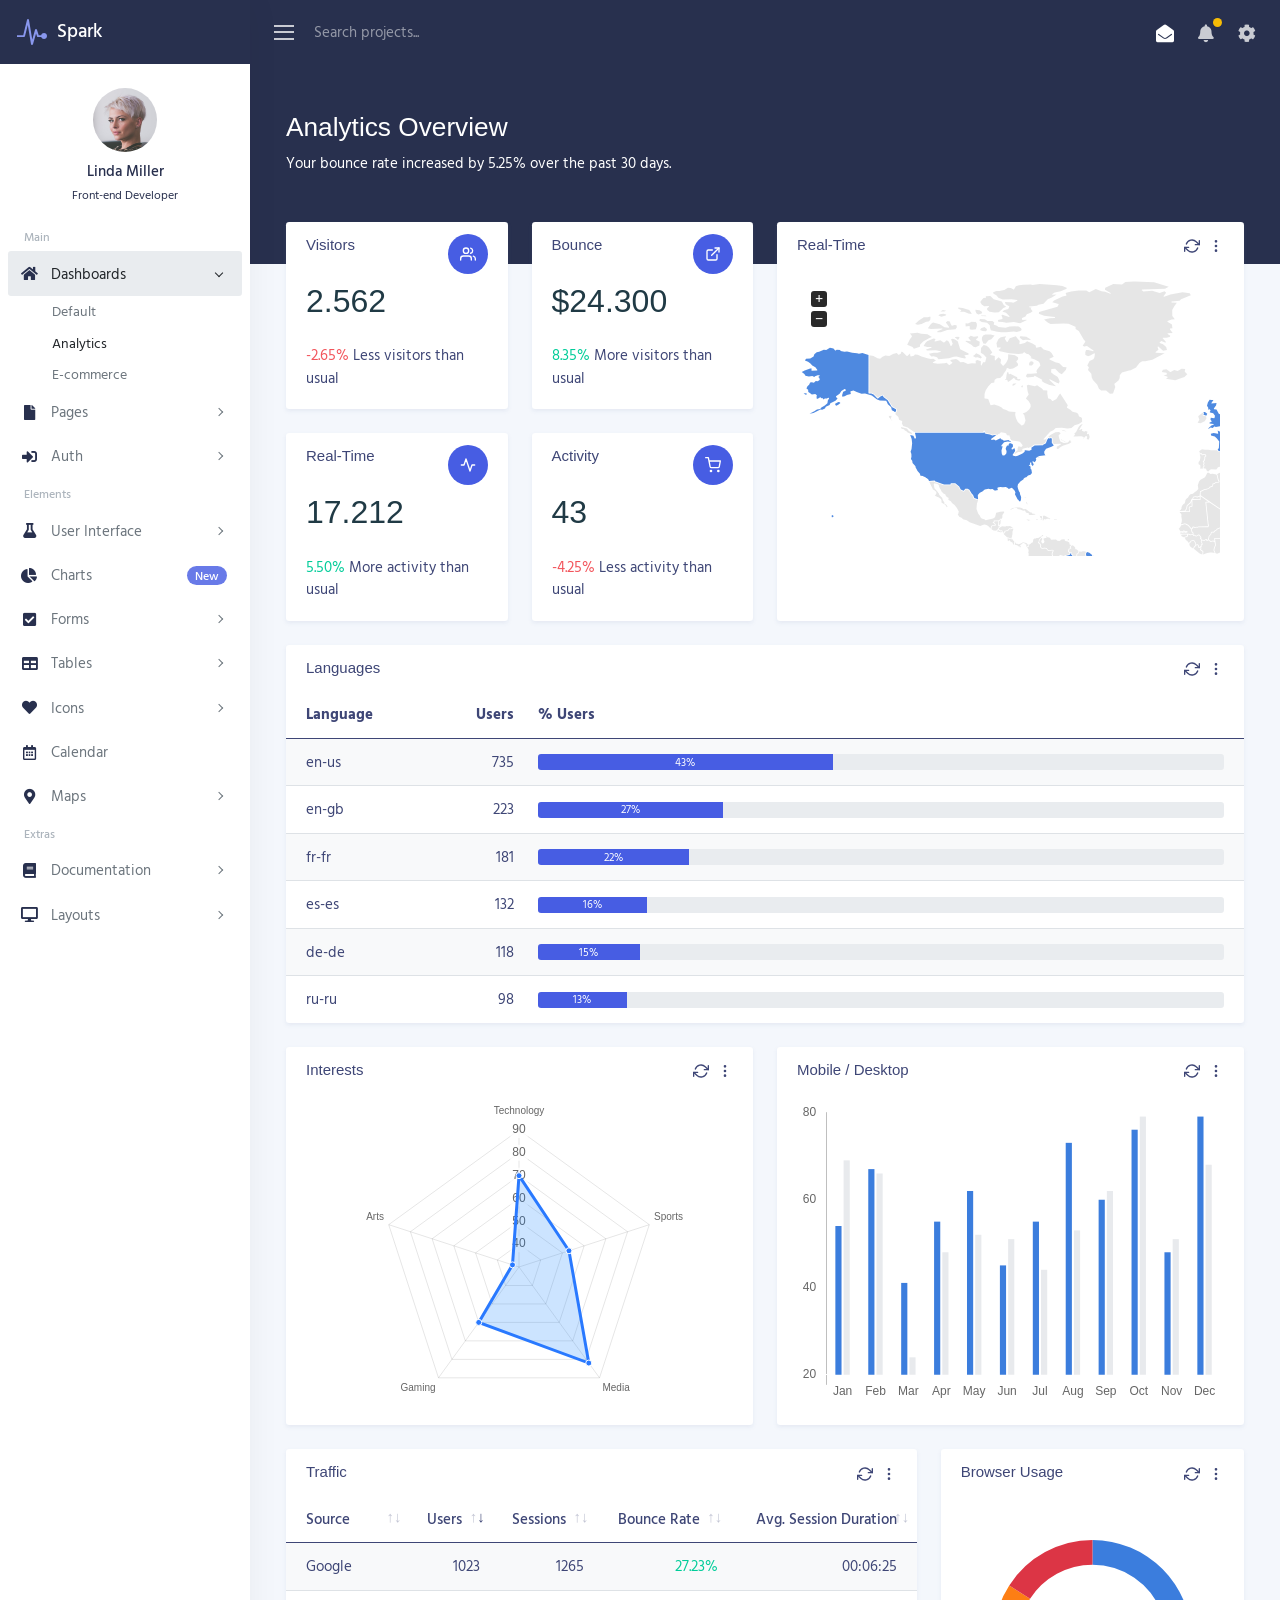
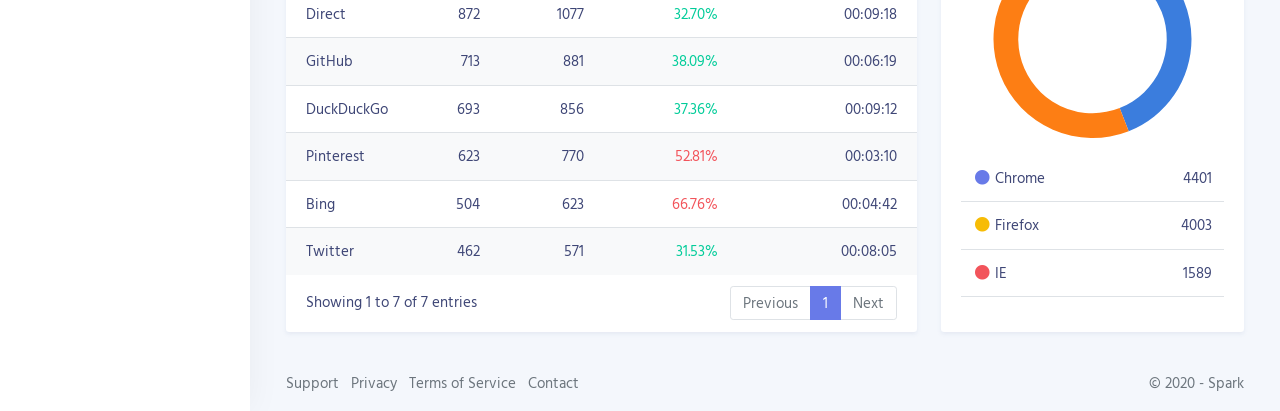
<file: spark/dashboard-analytics.html>
<!DOCTYPE html>
<html lang="en">


<!-- Mirrored from spark-bs5.bootlab.io/dashboard-analytics.html by HTTrack Website Copier/3.x [XR&CO'2014], Wed, 15 Jun 2022 15:38:22 GMT -->
<!-- Added by HTTrack --><meta http-equiv="content-type" content="text/html;charset=UTF-8" /><!-- /Added by HTTrack -->
<head>
	<meta charset="utf-8">
	<meta http-equiv="X-UA-Compatible" content="IE=edge">
	<meta name="viewport" content="width=device-width, initial-scale=1, shrink-to-fit=no">
	<meta name="description" content="Responsive Bootstrap 4 Admin &amp; Dashboard Template">
	<meta name="author" content="Bootlab">

	<title>Spark - Responsive Admin &amp; Dashboard Template</title>

	<!-- PICK ONE OF THE STYLES BELOW -->
	<!-- <link href="css/modern.css" rel="stylesheet"> -->
	<!-- <link href="css/classic.css" rel="stylesheet"> -->
	<!-- <link href="css/dark.css" rel="stylesheet"> -->
	<!-- <link href="css/light.css" rel="stylesheet"> -->

	<!-- BEGIN SETTINGS -->
	<!-- You can remove this after picking a style -->
	<style>
		body {
			opacity: 0;
		}
	</style>
	<script src="js/settings.js"></script>
	<!-- END SETTINGS -->
</head>

<body>
	<div class="splash active">
		<div class="splash-icon"></div>
	</div>

	<div class="wrapper">
		<nav id="sidebar" class="sidebar">
			<a class="sidebar-brand" href="index.html">
				<svg>
					<use xlink:href="#ion-ios-pulse-strong"></use>
				</svg>
				Spark
			</a>
			<div class="sidebar-content">
				<div class="sidebar-user">
					<img src="img/avatars/avatar.jpg" class="img-fluid rounded-circle mb-2" alt="Linda Miller" />
					<div class="font-weight-bold">Linda Miller</div>
					<small>Front-end Developer</small>
				</div>

				<ul class="sidebar-nav">
					<li class="sidebar-header">
						Main
					</li>
					<li class="sidebar-item active">
						<a data-target="#dashboards" data-toggle="collapse" class="sidebar-link">
							<i class="align-middle mr-2 fas fa-fw fa-home"></i> <span class="align-middle">Dashboards</span>
						</a>
						<ul id="dashboards" class="sidebar-dropdown list-unstyled collapse show" data-parent="#sidebar">
							<li class="sidebar-item"><a class="sidebar-link" href="dashboard-default.html">Default</a></li>
							<li class="sidebar-item active"><a class="sidebar-link" href="dashboard-analytics.html">Analytics</a></li>
							<li class="sidebar-item"><a class="sidebar-link" href="dashboard-e-commerce.html">E-commerce</a></li>
						</ul>
					</li>
					<li class="sidebar-item">
						<a data-target="#pages" data-toggle="collapse" class="sidebar-link collapsed">
							<i class="align-middle mr-2 fas fa-fw fa-file"></i> <span class="align-middle">Pages</span>
						</a>
						<ul id="pages" class="sidebar-dropdown list-unstyled collapse " data-parent="#sidebar">
							<li class="sidebar-item"><a class="sidebar-link" href="pages-settings.html">Settings</a></li>
							<li class="sidebar-item"><a class="sidebar-link" href="pages-clients.html">Clients <span
										class="sidebar-badge badge rounded-pill bg-primary">New</span></a></li>
							<li class="sidebar-item"><a class="sidebar-link" href="pages-invoice.html">Invoice</a></li>
							<li class="sidebar-item"><a class="sidebar-link" href="pages-pricing.html">Pricing</a></li>
							<li class="sidebar-item"><a class="sidebar-link" href="pages-tasks.html">Tasks</a></li>
							<li class="sidebar-item"><a class="sidebar-link" href="pages-chat.html">Chat <span
										class="sidebar-badge badge rounded-pill bg-primary">New</span></a></li>
							<li class="sidebar-item"><a class="sidebar-link" href="pages-blank.html">Blank Page</a></li>
						</ul>
					</li>
					<li class="sidebar-item">
						<a data-target="#auth" data-toggle="collapse" class="sidebar-link collapsed">
							<i class="align-middle mr-2 fas fa-fw fa-sign-in-alt"></i> <span class="align-middle">Auth</span>
						</a>
						<ul id="auth" class="sidebar-dropdown list-unstyled collapse " data-parent="#sidebar">
							<li class="sidebar-item"><a class="sidebar-link" href="pages-sign-in.html">Sign
									In</a></li>
							<li class="sidebar-item"><a class="sidebar-link" href="pages-sign-up.html">Sign
									Up</a></li>
							<li class="sidebar-item"><a class="sidebar-link" href="pages-reset-password.html">Reset Password</a></li>
							<li class="sidebar-item"><a class="sidebar-link" href="pages-404.html">404
									Page</a></li>
							<li class="sidebar-item"><a class="sidebar-link" href="pages-500.html">500
									Page</a></li>
						</ul>
					</li>

					<li class="sidebar-header">
						Elements
					</li>
					<li class="sidebar-item">
						<a data-target="#ui" data-toggle="collapse" class="sidebar-link collapsed">
							<i class="align-middle mr-2 fas fa-fw fa-flask"></i> <span class="align-middle">User Interface</span>
						</a>
						<ul id="ui" class="sidebar-dropdown list-unstyled collapse " data-parent="#sidebar">
							<li class="sidebar-item"><a class="sidebar-link" href="ui-alerts.html">Alerts</a></li>
							<li class="sidebar-item"><a class="sidebar-link" href="ui-buttons.html">Buttons</a></li>
							<li class="sidebar-item"><a class="sidebar-link" href="ui-cards.html">Cards</a></li>
							<li class="sidebar-item"><a class="sidebar-link" href="ui-general.html">General</a></li>
							<li class="sidebar-item"><a class="sidebar-link" href="ui-grid.html">Grid</a>
							</li>
							<li class="sidebar-item"><a class="sidebar-link" href="ui-modals.html">Modals</a></li>
							<li class="sidebar-item"><a class="sidebar-link" href="ui-notifications.html">Notifications</a></li>
							<li class="sidebar-item"><a class="sidebar-link" href="ui-tabs.html">Tabs</a>
							</li>
							<li class="sidebar-item"><a class="sidebar-link" href="ui-typography.html">Typography</a></li>
						</ul>
					</li>
					<li class="sidebar-item">
						<a data-target="#charts" data-toggle="collapse" class="sidebar-link collapsed">
							<i class="align-middle mr-2 fas fa-fw fa-chart-pie"></i> <span class="align-middle">Charts</span>
							<span class="sidebar-badge badge rounded-pill bg-primary">New</span>
						</a>
						<ul id="charts" class="sidebar-dropdown list-unstyled collapse " data-parent="#sidebar">
							<li class="sidebar-item"><a class="sidebar-link" href="charts-chartjs.html">Chart.js</a></li>
							<li class="sidebar-item"><a class="sidebar-link" href="charts-apexcharts.html">ApexCharts</a></li>
						</ul>
					</li>

					<li class="sidebar-item">
						<a data-target="#forms" data-toggle="collapse" class="sidebar-link collapsed">
							<i class="align-middle mr-2 fas fa-fw fa-check-square"></i> <span class="align-middle">Forms</span>
						</a>
						<ul id="forms" class="sidebar-dropdown list-unstyled collapse " data-parent="#sidebar">
							<li class="sidebar-item"><a class="sidebar-link" href="forms-layouts.html">Layouts</a></li>
							<li class="sidebar-item"><a class="sidebar-link" href="forms-basic-elements.html">Basic Elements</a></li>
							<li class="sidebar-item"><a class="sidebar-link" href="forms-advanced-elements.html">Advanced Elements</a></li>
							<li class="sidebar-item"><a class="sidebar-link" href="forms-input-groups.html">Input Groups</a></li>
							<li class="sidebar-item"><a class="sidebar-link" href="forms-editors.html">Editors</a></li>
							<li class="sidebar-item"><a class="sidebar-link" href="forms-validation.html">Validation</a></li>
							<li class="sidebar-item"><a class="sidebar-link" href="forms-wizard.html">Wizard</a></li>
						</ul>
					</li>
					<li class="sidebar-item">
						<a data-target="#tables" data-toggle="collapse" class="sidebar-link collapsed">
							<i class="align-middle mr-2 fas fa-fw fa-table"></i> <span class="align-middle">Tables</span>
						</a>
						<ul id="tables" class="sidebar-dropdown list-unstyled collapse " data-parent="#sidebar">
							<li class="sidebar-item"><a class="sidebar-link" href="tables-bootstrap.html">Bootstrap</a></li>
							<li class="sidebar-item"><a class="sidebar-link" href="tables-datatables.html">DataTables</a></li>
						</ul>
					</li>
					<li class="sidebar-item">
						<a data-target="#icons" data-toggle="collapse" class="sidebar-link collapsed">
							<i class="align-middle mr-2 fas fa-fw fa-heart"></i> <span class="align-middle">Icons</span>
						</a>
						<ul id="icons" class="sidebar-dropdown list-unstyled collapse " data-parent="#sidebar">
							<li class="sidebar-item"><a class="sidebar-link" href="icons-feather.html">Feather</a></li>
							<li class="sidebar-item"><a class="sidebar-link" href="icons-ion.html">Ion
									Icons</a></li>
							<li class="sidebar-item"><a class="sidebar-link" href="icons-font-awesome.html">Font Awesome</a></li>
						</ul>
					</li>
					<li class="sidebar-item">
						<a class="sidebar-link" href="calendar.html">
							<i class="align-middle mr-2 far fa-fw fa-calendar-alt"></i> <span class="align-middle">Calendar</span>
						</a>
					</li>
					<li class="sidebar-item">
						<a data-target="#maps" data-toggle="collapse" class="sidebar-link collapsed">
							<i class="align-middle mr-2 fas fa-fw fa-map-marker-alt"></i> <span class="align-middle">Maps</span>
						</a>
						<ul id="maps" class="sidebar-dropdown list-unstyled collapse " data-parent="#sidebar">
							<li class="sidebar-item"><a class="sidebar-link" href="maps-google.html">Google Maps</a></li>
							<li class="sidebar-item"><a class="sidebar-link" href="maps-vector.html">Vector Maps</a></li>
						</ul>
					</li>

					<li class="sidebar-header">
						Extras
					</li>
					<li class="sidebar-item">
						<a data-target="#documentation" data-toggle="collapse" class="sidebar-link collapsed">
							<i class="align-middle mr-2 fas fa-fw fa-book"></i> <span class="align-middle">Documentation</span>
						</a>
						<ul id="documentation" class="sidebar-dropdown list-unstyled collapse " data-parent="#sidebar">
							<li class="sidebar-item"><a class="sidebar-link" href="docs-getting-started.html">Getting Started</a></li>
							<li class="sidebar-item"><a class="sidebar-link" href="docs-plugins.html">Plugins</a></li>
							<li class="sidebar-item"><a class="sidebar-link" href="docs-changelog.html">Changelog</a></li>
						</ul>
					</li>
					<li class="sidebar-item">
						<a data-target="#layouts" data-toggle="collapse" class="sidebar-link collapsed">
							<i class="align-middle mr-2 fas fa-fw fa-desktop"></i> <span class="align-middle">Layouts</span>
						</a>
						<ul id="layouts" class="sidebar-dropdown list-unstyled collapse " data-parent="#sidebar">
							<li class="sidebar-item"><a class="sidebar-link" href="layouts-sidebar-left.html">Left Sidebar</a></li>
							<li class="sidebar-item"><a class="sidebar-link" href="layouts-sidebar-right.html">Right Sidebar</a></li>
						</ul>
					</li>
				</ul>
			</div>
		</nav>
		<div class="main">
			<nav class="navbar navbar-expand navbar-theme">
				<a class="sidebar-toggle d-flex mr-2">
					<i class="hamburger align-self-center"></i>
				</a>

				<form class="d-none d-sm-inline-block">
					<input class="form-control form-control-lite" type="text" placeholder="Search projects...">
				</form>

				<div class="navbar-collapse collapse">
					<ul class="navbar-nav ml-auto">
						<li class="nav-item dropdown active">
							<a class="nav-link dropdown-toggle position-relative" href="#" id="messagesDropdown" data-toggle="dropdown">
								<i class="align-middle fas fa-envelope-open"></i>
							</a>
							<div class="dropdown-menu dropdown-menu-lg dropdown-menu-right py-0" aria-labelledby="messagesDropdown">
								<div class="dropdown-menu-header">
									<div class="position-relative">
										4 New Messages
									</div>
								</div>
								<div class="list-group">
									<a href="#" class="list-group-item">
										<div class="row g-0 align-items-center">
											<div class="col-2">
												<img src="img/avatars/avatar-5.jpg" class="avatar img-fluid rounded-circle" alt="Michelle Bilodeau">
											</div>
											<div class="col-10 pl-2">
												<div class="text-dark">Michelle Bilodeau</div>
												<div class="text-muted small mt-1">Nam pretium turpis et arcu. Duis arcu tortor.</div>
												<div class="text-muted small mt-1">5m ago</div>
											</div>
										</div>
									</a>
									<a href="#" class="list-group-item">
										<div class="row g-0 align-items-center">
											<div class="col-2">
												<img src="img/avatars/avatar-3.jpg" class="avatar img-fluid rounded-circle" alt="Kathie Burton">
											</div>
											<div class="col-10 pl-2">
												<div class="text-dark">Kathie Burton</div>
												<div class="text-muted small mt-1">Pellentesque auctor neque nec urna.</div>
												<div class="text-muted small mt-1">30m ago</div>
											</div>
										</div>
									</a>
									<a href="#" class="list-group-item">
										<div class="row g-0 align-items-center">
											<div class="col-2">
												<img src="img/avatars/avatar-2.jpg" class="avatar img-fluid rounded-circle" alt="Alexander Groves">
											</div>
											<div class="col-10 pl-2">
												<div class="text-dark">Alexander Groves</div>
												<div class="text-muted small mt-1">Curabitur ligula sapien euismod vitae.</div>
												<div class="text-muted small mt-1">2h ago</div>
											</div>
										</div>
									</a>
									<a href="#" class="list-group-item">
										<div class="row g-0 align-items-center">
											<div class="col-2">
												<img src="img/avatars/avatar-4.jpg" class="avatar img-fluid rounded-circle" alt="Daisy Seger">
											</div>
											<div class="col-10 pl-2">
												<div class="text-dark">Daisy Seger</div>
												<div class="text-muted small mt-1">Aenean tellus metus, bibendum sed, posuere ac, mattis non.</div>
												<div class="text-muted small mt-1">5h ago</div>
											</div>
										</div>
									</a>
								</div>
								<div class="dropdown-menu-footer">
									<a href="#" class="text-muted">Show all messages</a>
								</div>
							</div>
						</li>
						<li class="nav-item dropdown ml-lg-2">
							<a class="nav-link dropdown-toggle position-relative" href="#" id="alertsDropdown" data-toggle="dropdown">
								<i class="align-middle fas fa-bell"></i>
								<span class="indicator"></span>
							</a>
							<div class="dropdown-menu dropdown-menu-lg dropdown-menu-right py-0" aria-labelledby="alertsDropdown">
								<div class="dropdown-menu-header">
									4 New Notifications
								</div>
								<div class="list-group">
									<a href="#" class="list-group-item">
										<div class="row g-0 align-items-center">
											<div class="col-2">
												<i class="ml-1 text-danger fas fa-fw fa-bell"></i>
											</div>
											<div class="col-10">
												<div class="text-dark">Update completed</div>
												<div class="text-muted small mt-1">Restart server 12 to complete the update.</div>
												<div class="text-muted small mt-1">2h ago</div>
											</div>
										</div>
									</a>
									<a href="#" class="list-group-item">
										<div class="row g-0 align-items-center">
											<div class="col-2">
												<i class="ml-1 text-warning fas fa-fw fa-envelope-open"></i>
											</div>
											<div class="col-10">
												<div class="text-dark">Lorem ipsum</div>
												<div class="text-muted small mt-1">Aliquam ex eros, imperdiet vulputate hendrerit et.</div>
												<div class="text-muted small mt-1">6h ago</div>
											</div>
										</div>
									</a>
									<a href="#" class="list-group-item">
										<div class="row g-0 align-items-center">
											<div class="col-2">
												<i class="ml-1 text-primary fas fa-fw fa-building"></i>
											</div>
											<div class="col-10">
												<div class="text-dark">Login from 192.186.1.1</div>
												<div class="text-muted small mt-1">8h ago</div>
											</div>
										</div>
									</a>
									<a href="#" class="list-group-item">
										<div class="row g-0 align-items-center">
											<div class="col-2">
												<i class="ml-1 text-success fas fa-fw fa-bell-slash"></i>
											</div>
											<div class="col-10">
												<div class="text-dark">New connection</div>
												<div class="text-muted small mt-1">Anna accepted your request.</div>
												<div class="text-muted small mt-1">12h ago</div>
											</div>
										</div>
									</a>
								</div>
								<div class="dropdown-menu-footer">
									<a href="#" class="text-muted">Show all notifications</a>
								</div>
							</div>
						</li>
						<li class="nav-item dropdown ml-lg-2">
							<a class="nav-link dropdown-toggle position-relative" href="#" id="userDropdown" data-toggle="dropdown">
								<i class="align-middle fas fa-cog"></i>
							</a>
							<div class="dropdown-menu dropdown-menu-right" aria-labelledby="userDropdown">
								<a class="dropdown-item" href="#"><i class="align-middle mr-1 fas fa-fw fa-user"></i> View Profile</a>
								<a class="dropdown-item" href="#"><i class="align-middle mr-1 fas fa-fw fa-comments"></i> Contacts</a>
								<a class="dropdown-item" href="#"><i class="align-middle mr-1 fas fa-fw fa-chart-pie"></i> Analytics</a>
								<a class="dropdown-item" href="#"><i class="align-middle mr-1 fas fa-fw fa-cogs"></i> Settings</a>
								<div class="dropdown-divider"></div>
								<a class="dropdown-item" href="#"><i class="align-middle mr-1 fas fa-fw fa-arrow-alt-circle-right"></i> Sign out</a>
							</div>
						</li>
					</ul>
				</div>

			</nav>
			<main class="content">
				<div class="container-fluid">

					<div class="header">
						<h1 class="header-title">
							Analytics Overview
						</h1>
						<p class="header-subtitle">Your bounce rate increased by 5.25% over the past 30 days.</p>
					</div>

					<div class="row">
						<div class="col-xl-6 col-xxl-5 d-flex">
							<div class="w-100">
								<div class="row">
									<div class="col-sm-6">
										<div class="card">
											<div class="card-body">
												<div class="row">
													<div class="col mt-0">
														<h5 class="card-title">Visitors</h5>
													</div>

													<div class="col-auto">
														<div class="avatar">
															<div class="avatar-title rounded-circle bg-primary-dark">
																<i class="align-middle" data-feather="users"></i>
															</div>
														</div>
													</div>
												</div>
												<h1 class="display-5 mt-2 mb-4">2.562</h1>
												<div class="mb-0">
													<span class="text-danger"> <i class="mdi mdi-arrow-bottom-right"></i> -2.65% </span>
													Less visitors than usual
												</div>
											</div>
										</div>
										<div class="card">
											<div class="card-body">
												<div class="row">
													<div class="col mt-0">
														<h5 class="card-title">Real-Time</h5>
													</div>

													<div class="col-auto">
														<div class="avatar">
															<div class="avatar-title rounded-circle bg-primary-dark">
																<i class="align-middle" data-feather="activity"></i>
															</div>
														</div>
													</div>
												</div>
												<h1 class="display-5 mt-2 mb-4">17.212</h1>
												<div class="mb-0">
													<span class="text-success"> <i class="mdi mdi-arrow-bottom-right"></i> 5.50% </span>
													More activity than usual
												</div>
											</div>
										</div>
									</div>
									<div class="col-sm-6">
										<div class="card">
											<div class="card-body">
												<div class="row">
													<div class="col mt-0">
														<h5 class="card-title">Bounce</h5>
													</div>

													<div class="col-auto">
														<div class="avatar">
															<div class="avatar-title rounded-circle bg-primary-dark">
																<i class="align-middle" data-feather="external-link"></i>
															</div>
														</div>
													</div>
												</div>
												<h1 class="display-5 mt-2 mb-4">$24.300</h1>
												<div class="mb-0">
													<span class="text-success"> <i class="mdi mdi-arrow-bottom-right"></i> 8.35% </span>
													More visitors than usual
												</div>
											</div>
										</div>
										<div class="card">
											<div class="card-body">
												<div class="row">
													<div class="col mt-0">
														<h5 class="card-title">Activity</h5>
													</div>

													<div class="col-auto">
														<div class="avatar">
															<div class="avatar-title rounded-circle bg-primary-dark">
																<i class="align-middle" data-feather="shopping-cart"></i>
															</div>
														</div>
													</div>
												</div>
												<h1 class="display-5 mt-2 mb-4">43</h1>
												<div class="mb-0">
													<span class="text-danger"> <i class="mdi mdi-arrow-bottom-right"></i> -4.25% </span>
													Less activity than usual
												</div>
											</div>
										</div>
									</div>
								</div>
							</div>
						</div>

						<div class="col-xl-6 col-xxl-7 d-flex">
							<div class="card flex-fill w-100">
								<div class="card-header">
									<div class="card-actions float-right">
										<a href="#" class="mr-1">
											<i class="align-middle" data-feather="refresh-cw"></i>
										</a>
										<div class="d-inline-block dropdown show">
											<a href="#" data-toggle="dropdown" data-display="static">
												<i class="align-middle" data-feather="more-vertical"></i>
											</a>

											<div class="dropdown-menu dropdown-menu-right">
												<a class="dropdown-item" href="#">Action</a>
												<a class="dropdown-item" href="#">Another action</a>
												<a class="dropdown-item" href="#">Something else here</a>
											</div>
										</div>
									</div>
									<h5 class="card-title mb-0">Real-Time</h5>
								</div>
								<div class="card-body px-4">
									<div id="world_map" style="height:275px;"></div>
								</div>
							</div>
						</div>
					</div>

					<div class="row">
						<div class="col-12 col-md-12 col-xxl-4 d-flex">
							<div class="card flex-fill w-100">
								<div class="card-header">
									<div class="card-actions float-right">
										<a href="#" class="mr-1">
											<i class="align-middle" data-feather="refresh-cw"></i>
										</a>
										<div class="d-inline-block dropdown show">
											<a href="#" data-toggle="dropdown" data-display="static">
												<i class="align-middle" data-feather="more-vertical"></i>
											</a>

											<div class="dropdown-menu dropdown-menu-right">
												<a class="dropdown-item" href="#">Action</a>
												<a class="dropdown-item" href="#">Another action</a>
												<a class="dropdown-item" href="#">Something else here</a>
											</div>
										</div>
									</div>
									<h5 class="card-title mb-0">Languages</h5>
								</div>
								<table class="table table-striped my-0">
									<thead>
										<tr>
											<th>Language</th>
											<th class="text-right">Users</th>
											<th class="d-none d-xl-table-cell w-75">% Users</th>
										</tr>
									</thead>
									<tbody>
										<tr>
											<td>en-us</td>
											<td class="text-right">735</td>
											<td class="d-none d-xl-table-cell">
												<div class="progress">
													<div class="progress-bar bg-primary-dark" role="progressbar" style="width: 43%;" aria-valuenow="43"
														aria-valuemin="0" aria-valuemax="100">43%</div>
												</div>
											</td>
										</tr>
										<tr>
											<td>en-gb</td>
											<td class="text-right">223</td>
											<td class="d-none d-xl-table-cell">
												<div class="progress">
													<div class="progress-bar bg-primary-dark" role="progressbar" style="width: 27%;" aria-valuenow="27"
														aria-valuemin="0" aria-valuemax="100">27%</div>
												</div>
											</td>
										</tr>
										<tr>
											<td>fr-fr</td>
											<td class="text-right">181</td>
											<td class="d-none d-xl-table-cell">
												<div class="progress">
													<div class="progress-bar bg-primary-dark" role="progressbar" style="width: 22%;" aria-valuenow="22"
														aria-valuemin="0" aria-valuemax="100">22%</div>
												</div>
											</td>
										</tr>
										<tr>
											<td>es-es</td>
											<td class="text-right">132</td>
											<td class="d-none d-xl-table-cell">
												<div class="progress">
													<div class="progress-bar bg-primary-dark" role="progressbar" style="width: 16%;" aria-valuenow="16"
														aria-valuemin="0" aria-valuemax="100">16%</div>
												</div>
											</td>
										</tr>
										<tr>
											<td>de-de</td>
											<td class="text-right">118</td>
											<td class="d-none d-xl-table-cell">
												<div class="progress">
													<div class="progress-bar bg-primary-dark" role="progressbar" style="width: 15%;" aria-valuenow="15"
														aria-valuemin="0" aria-valuemax="100">15%</div>
												</div>
											</td>
										</tr>
										<tr>
											<td>ru-ru</td>
											<td class="text-right">98</td>
											<td class="d-none d-xl-table-cell">
												<div class="progress">
													<div class="progress-bar bg-primary-dark" role="progressbar" style="width: 13%;" aria-valuenow="13"
														aria-valuemin="0" aria-valuemax="100">13%</div>
												</div>
											</td>
										</tr>
									</tbody>
								</table>
							</div>
						</div>
						<div class="col-12 col-md-6 col-xxl-4 d-flex">
							<div class="card flex-fill">
								<div class="card-header">
									<div class="card-actions float-right">
										<a href="#" class="mr-1">
											<i class="align-middle" data-feather="refresh-cw"></i>
										</a>
										<div class="d-inline-block dropdown show">
											<a href="#" data-toggle="dropdown" data-display="static">
												<i class="align-middle" data-feather="more-vertical"></i>
											</a>

											<div class="dropdown-menu dropdown-menu-right">
												<a class="dropdown-item" href="#">Action</a>
												<a class="dropdown-item" href="#">Another action</a>
												<a class="dropdown-item" href="#">Something else here</a>
											</div>
										</div>
									</div>
									<h5 class="card-title mb-0">Interests</h5>
								</div>
								<div class="card-body">
									<div class="chart">
										<canvas id="chartjs-dashboard-radar"></canvas>
									</div>
								</div>
							</div>
						</div>
						<div class="col-12 col-md-6 col-xxl-4 d-flex">
							<div class="card flex-fill w-100">
								<div class="card-header">
									<div class="card-actions float-right">
										<a href="#" class="mr-1">
											<i class="align-middle" data-feather="refresh-cw"></i>
										</a>
										<div class="d-inline-block dropdown show">
											<a href="#" data-toggle="dropdown" data-display="static">
												<i class="align-middle" data-feather="more-vertical"></i>
											</a>

											<div class="dropdown-menu dropdown-menu-right">
												<a class="dropdown-item" href="#">Action</a>
												<a class="dropdown-item" href="#">Another action</a>
												<a class="dropdown-item" href="#">Something else here</a>
											</div>
										</div>
									</div>
									<h5 class="card-title mb-0">Mobile / Desktop</h5>
								</div>
								<div class="card-body d-flex w-100">
									<div class="align-self-center chart">
										<canvas id="chartjs-dashboard-bar-alt"></canvas>
									</div>
								</div>
							</div>
						</div>
					</div>

					<div class="row">
						<div class="col-12 col-lg-7 col-xl-8 d-flex">
							<div class="card flex-fill">
								<div class="card-header">
									<div class="card-actions float-right">
										<a href="#" class="mr-1">
											<i class="align-middle" data-feather="refresh-cw"></i>
										</a>
										<div class="d-inline-block dropdown show">
											<a href="#" data-toggle="dropdown" data-display="static">
												<i class="align-middle" data-feather="more-vertical"></i>
											</a>

											<div class="dropdown-menu dropdown-menu-right">
												<a class="dropdown-item" href="#">Action</a>
												<a class="dropdown-item" href="#">Another action</a>
												<a class="dropdown-item" href="#">Something else here</a>
											</div>
										</div>
									</div>
									<h5 class="card-title mb-0">Traffic</h5>
								</div>
								<table id="datatables-dashboard-traffic" class="table table-striped my-0">
									<thead>
										<tr>
											<th>Source</th>
											<th class="text-right">Users</th>
											<th class="d-none d-xl-table-cell text-right">Sessions</th>
											<th class="d-none d-xl-table-cell text-right">Bounce Rate</th>
											<th class="d-none d-xl-table-cell text-right">Avg. Session Duration</th>
										</tr>
									</thead>
									<tbody>
										<tr>
											<td>Google</td>
											<td class="text-right">1023</td>
											<td class="d-none d-xl-table-cell text-right">1265</td>
											<td class="d-none d-xl-table-cell text-right text-success">27.23%</td>
											<td class="d-none d-xl-table-cell text-right">00:06:25</td>
										</tr>
										<tr>
											<td>Bing</td>
											<td class="text-right">504</td>
											<td class="d-none d-xl-table-cell text-right">623</td>
											<td class="d-none d-xl-table-cell text-right text-danger">66.76%</td>
											<td class="d-none d-xl-table-cell text-right">00:04:42</td>
										</tr>
										<tr>
											<td>Twitter</td>
											<td class="text-right">462</td>
											<td class="d-none d-xl-table-cell text-right">571</td>
											<td class="d-none d-xl-table-cell text-right text-success">31.53%</td>
											<td class="d-none d-xl-table-cell text-right">00:08:05</td>
										</tr>
										<tr>
											<td>Pinterest</td>
											<td class="text-right">623</td>
											<td class="d-none d-xl-table-cell text-right">770</td>
											<td class="d-none d-xl-table-cell text-right text-danger">52.81%</td>
											<td class="d-none d-xl-table-cell text-right">00:03:10</td>
										</tr>
										<tr>
											<td>DuckDuckGo</td>
											<td class="text-right">693</td>
											<td class="d-none d-xl-table-cell text-right">856</td>
											<td class="d-none d-xl-table-cell text-right text-success">37.36%</td>
											<td class="d-none d-xl-table-cell text-right">00:09:12</td>
										</tr>
										<tr>
											<td>GitHub</td>
											<td class="text-right">713</td>
											<td class="d-none d-xl-table-cell text-right">881</td>
											<td class="d-none d-xl-table-cell text-right text-success">38.09%</td>
											<td class="d-none d-xl-table-cell text-right">00:06:19</td>
										</tr>
										<tr>
											<td>Direct</td>
											<td class="text-right">872</td>
											<td class="d-none d-xl-table-cell text-right">1077</td>
											<td class="d-none d-xl-table-cell text-right text-success">32.70%</td>
											<td class="d-none d-xl-table-cell text-right">00:09:18</td>
										</tr>
									</tbody>
								</table>
							</div>
						</div>
						<div class="col-12 col-lg-5 col-xl-4 d-flex">
							<div class="card flex-fill w-100">
								<div class="card-header">
									<div class="card-actions float-right">
										<a href="#" class="mr-1">
											<i class="align-middle" data-feather="refresh-cw"></i>
										</a>
										<div class="d-inline-block dropdown show">
											<a href="#" data-toggle="dropdown" data-display="static">
												<i class="align-middle" data-feather="more-vertical"></i>
											</a>

											<div class="dropdown-menu dropdown-menu-right">
												<a class="dropdown-item" href="#">Action</a>
												<a class="dropdown-item" href="#">Another action</a>
												<a class="dropdown-item" href="#">Something else here</a>
											</div>
										</div>
									</div>
									<h5 class="card-title mb-0">Browser Usage</h5>
								</div>
								<div class="card-body d-flex">
									<div class="align-self-center w-100">
										<div class="py-3">
											<div class="chart chart-xs">
												<canvas id="chartjs-dashboard-pie"></canvas>
											</div>
										</div>

										<table class="table mb-0">
											<tbody>
												<tr>
													<td><i class="fas fa-circle text-primary fa-fw"></i> Chrome</td>
													<td class="text-right">4401</td>
												</tr>
												<tr>
													<td><i class="fas fa-circle text-warning fa-fw"></i> Firefox</td>
													<td class="text-right">4003</td>
												</tr>
												<tr>
													<td><i class="fas fa-circle text-danger fa-fw"></i> IE</td>
													<td class="text-right">1589</td>
												</tr>
											</tbody>
										</table>
									</div>
								</div>
							</div>
						</div>
					</div>

				</div>
			</main>
			<footer class="footer">
				<div class="container-fluid">
					<div class="row text-muted">
						<div class="col-8 text-left">
							<ul class="list-inline">
								<li class="list-inline-item">
									<a class="text-muted" href="#">Support</a>
								</li>
								<li class="list-inline-item">
									<a class="text-muted" href="#">Privacy</a>
								</li>
								<li class="list-inline-item">
									<a class="text-muted" href="#">Terms of Service</a>
								</li>
								<li class="list-inline-item">
									<a class="text-muted" href="#">Contact</a>
								</li>
							</ul>
						</div>
						<div class="col-4 text-right">
							<p class="mb-0">
								&copy; 2020 - <a href="dashboard-default.html" class="text-muted">Spark</a>
							</p>
						</div>
					</div>
				</div>
			</footer>
		</div>

	</div>

	<svg width="0" height="0" style="position:absolute">
		<defs>
			<symbol viewBox="0 0 512 512" id="ion-ios-pulse-strong">
				<path
					d="M448 273.001c-21.27 0-39.296 13.999-45.596 32.999h-38.857l-28.361-85.417a15.999 15.999 0 0 0-15.183-10.956c-.112 0-.224 0-.335.004a15.997 15.997 0 0 0-15.049 11.588l-44.484 155.262-52.353-314.108C206.535 54.893 200.333 48 192 48s-13.693 5.776-15.525 13.135L115.496 306H16v31.999h112c7.348 0 13.75-5.003 15.525-12.134l45.368-182.177 51.324 307.94c1.229 7.377 7.397 11.92 14.864 12.344.308.018.614.028.919.028 7.097 0 13.406-3.701 15.381-10.594l49.744-173.617 15.689 47.252A16.001 16.001 0 0 0 352 337.999h51.108C409.973 355.999 427.477 369 448 369c26.511 0 48-22.492 48-49 0-26.509-21.489-46.999-48-46.999z">
				</path>
			</symbol>
		</defs>
	</svg>
	<script src="js/app.js"></script>

	<script>
		$(function() {
			var mapData = {
				"US": 298,
				"SA": 200,
				"DE": 220,
				"FR": 540,
				"CN": 120,
				"AU": 760,
				"BR": 550,
				"IN": 200,
				"GB": 120,
			};
			$('#world_map').vectorMap({
				map: 'world_mill',
				backgroundColor: "transparent",
				zoomOnScroll: false,
				regionStyle: {
					initial: {
						fill: '#e4e4e4',
						"fill-opacity": 0.9,
						stroke: 'none',
						"stroke-width": 0,
						"stroke-opacity": 0
					}
				},
				series: {
					regions: [{
						values: mapData,
						scale: [window.theme.primary],
						normalizeFunction: 'polynomial'
					}]
				},
			});
			setTimeout(function() {
				$(window).trigger('resize');
			}, 350)
		})
	</script>
	<script>
		$(function() {
			// Pie chart
			new Chart(document.getElementById("chartjs-dashboard-pie"), {
				type: 'pie',
				data: {
					labels: ["Chrome", "Firefox", "IE", "Other"],
					datasets: [{
						data: [4401, 4003, 1589],
						backgroundColor: [
							window.theme.primary,
							window.theme.warning,
							window.theme.danger,
							"#E8EAED"
						],
						borderColor: "transparent"
					}]
				},
				options: {
					responsive: !window.MSInputMethodContext,
					maintainAspectRatio: false,
					legend: {
						display: false
					},
					cutoutPercentage: 75
				}
			});
		});
	</script>
	<script>
		$(function() {
			// Radar chart
			new Chart(document.getElementById("chartjs-dashboard-radar"), {
				type: "radar",
				data: {
					labels: ["Technology", "Sports", "Media", "Gaming", "Arts"],
					datasets: [{
						label: "Interests",
						backgroundColor: "rgba(0, 123, 255, 0.2)",
						borderColor: "#2979ff",
						pointBackgroundColor: "#2979ff",
						pointBorderColor: "#fff",
						pointHoverBackgroundColor: "#fff",
						pointHoverBorderColor: "#2979ff",
						data: [70, 53, 82, 60, 33]
					}]
				},
				options: {
					maintainAspectRatio: false,
					legend: {
						display: false
					}
				}
			});
		});
	</script>
	<script>
		$(function() {
			// Bar chart
			new Chart(document.getElementById("chartjs-dashboard-bar-alt"), {
				type: "bar",
				data: {
					labels: ["Jan", "Feb", "Mar", "Apr", "May", "Jun", "Jul", "Aug", "Sep", "Oct", "Nov", "Dec"],
					datasets: [{
						label: "Last year",
						backgroundColor: window.theme.primary,
						borderColor: window.theme.primary,
						hoverBackgroundColor: window.theme.primary,
						hoverBorderColor: window.theme.primary,
						data: [54, 67, 41, 55, 62, 45, 55, 73, 60, 76, 48, 79],
						barPercentage: .75,
						categoryPercentage: .5
					}, {
						label: "This year",
						backgroundColor: "#E8EAED",
						borderColor: "#E8EAED",
						hoverBackgroundColor: "#E8EAED",
						hoverBorderColor: "#E8EAED",
						data: [69, 66, 24, 48, 52, 51, 44, 53, 62, 79, 51, 68],
						barPercentage: .75,
						categoryPercentage: .5
					}]
				},
				options: {
					maintainAspectRatio: false,
					legend: {
						display: false
					},
					scales: {
						yAxes: [{
							gridLines: {
								display: false
							},
							stacked: false,
							ticks: {
								stepSize: 20
							}
						}],
						xAxes: [{
							stacked: false,
							gridLines: {
								color: "transparent"
							}
						}]
					}
				}
			});
		});
	</script>
	<script>
		$(function() {
			$("#datatables-dashboard-traffic").DataTable({
				pageLength: 7,
				lengthChange: false,
				bFilter: false,
				autoWidth: false,
				order: [
					[1, "desc"]
				]
			});
		});
	</script>

</body>


<!-- Mirrored from spark-bs5.bootlab.io/dashboard-analytics.html by HTTrack Website Copier/3.x [XR&CO'2014], Wed, 15 Jun 2022 15:38:22 GMT -->
</html>
</file>
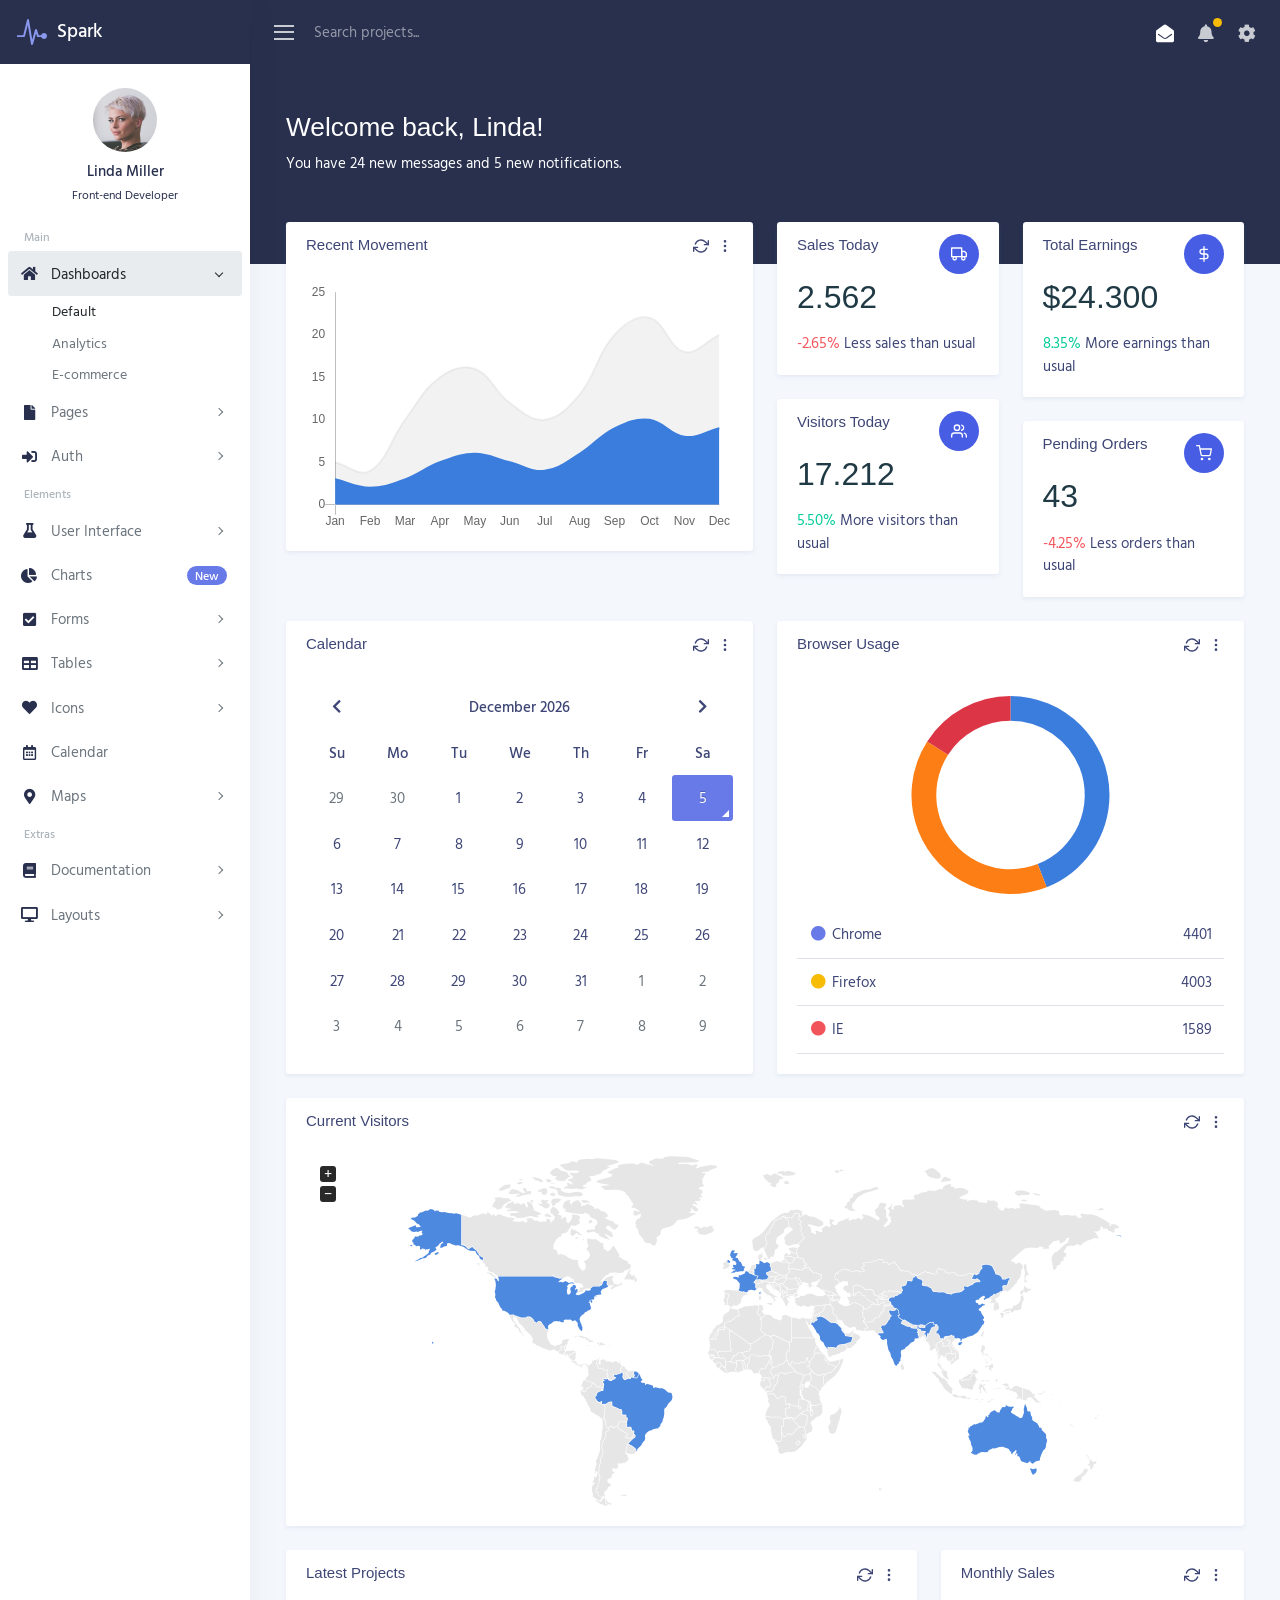
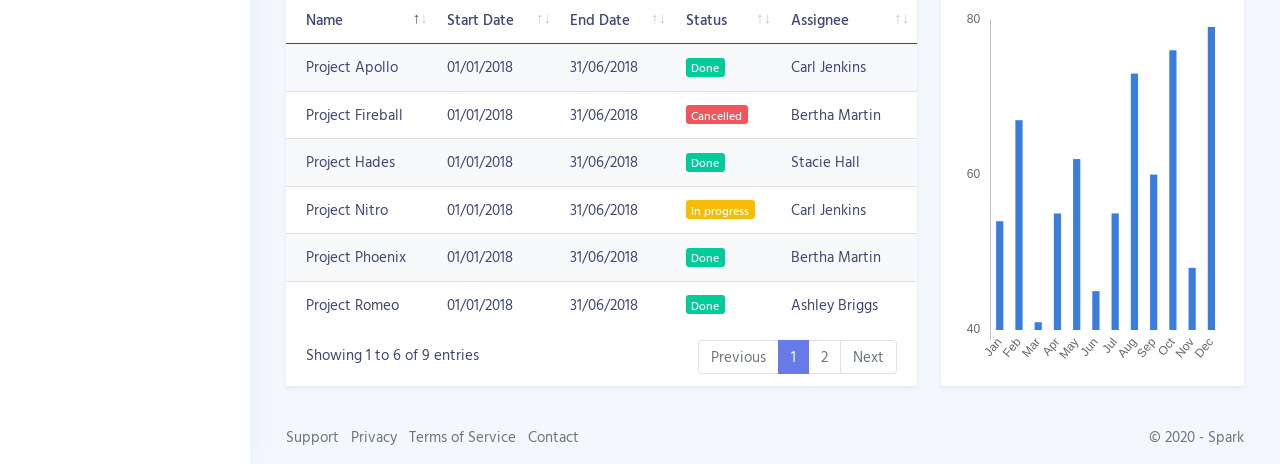
<file: spark/dashboard-default.html>
<!DOCTYPE html>
<html lang="en">


<!-- Mirrored from spark-bs5.bootlab.io/dashboard-default.html by HTTrack Website Copier/3.x [XR&CO'2014], Wed, 15 Jun 2022 15:36:16 GMT -->
<!-- Added by HTTrack --><meta http-equiv="content-type" content="text/html;charset=UTF-8" /><!-- /Added by HTTrack -->
<head>
	<meta charset="utf-8">
	<meta http-equiv="X-UA-Compatible" content="IE=edge">
	<meta name="viewport" content="width=device-width, initial-scale=1, shrink-to-fit=no">
	<meta name="description" content="Responsive Bootstrap 4 Admin &amp; Dashboard Template">
	<meta name="author" content="Bootlab">

	<title>Spark - Responsive Admin &amp; Dashboard Template</title>

	<!-- PICK ONE OF THE STYLES BELOW -->
	<!-- <link href="css/modern.css" rel="stylesheet"> -->
	<!-- <link href="css/classic.css" rel="stylesheet"> -->
	<!-- <link href="css/dark.css" rel="stylesheet"> -->
	<!-- <link href="css/light.css" rel="stylesheet"> -->

	<!-- BEGIN SETTINGS -->
	<!-- You can remove this after picking a style -->
	<style>
		body {
			opacity: 0;
		}
	</style>
	<script src="js/settings.js"></script>
	<!-- END SETTINGS -->
</head>

<body>
	<div class="splash active">
		<div class="splash-icon"></div>
	</div>

	<div class="wrapper">
		<nav id="sidebar" class="sidebar">
			<a class="sidebar-brand" href="index.html">
				<svg>
					<use xlink:href="#ion-ios-pulse-strong"></use>
				</svg>
				Spark
			</a>
			<div class="sidebar-content">
				<div class="sidebar-user">
					<img src="img/avatars/avatar.jpg" class="img-fluid rounded-circle mb-2" alt="Linda Miller" />
					<div class="font-weight-bold">Linda Miller</div>
					<small>Front-end Developer</small>
				</div>

				<ul class="sidebar-nav">
					<li class="sidebar-header">
						Main
					</li>
					<li class="sidebar-item active">
						<a data-target="#dashboards" data-toggle="collapse" class="sidebar-link">
							<i class="align-middle mr-2 fas fa-fw fa-home"></i> <span class="align-middle">Dashboards</span>
						</a>
						<ul id="dashboards" class="sidebar-dropdown list-unstyled collapse show" data-parent="#sidebar">
							<li class="sidebar-item active"><a class="sidebar-link" href="dashboard-default.html">Default</a></li>
							<li class="sidebar-item"><a class="sidebar-link" href="dashboard-analytics.html">Analytics</a></li>
							<li class="sidebar-item"><a class="sidebar-link" href="dashboard-e-commerce.html">E-commerce</a></li>
						</ul>
					</li>
					<li class="sidebar-item">
						<a data-target="#pages" data-toggle="collapse" class="sidebar-link collapsed">
							<i class="align-middle mr-2 fas fa-fw fa-file"></i> <span class="align-middle">Pages</span>
						</a>
						<ul id="pages" class="sidebar-dropdown list-unstyled collapse " data-parent="#sidebar">
							<li class="sidebar-item"><a class="sidebar-link" href="pages-settings.html">Settings</a></li>
							<li class="sidebar-item"><a class="sidebar-link" href="pages-clients.html">Clients <span
										class="sidebar-badge badge rounded-pill bg-primary">New</span></a></li>
							<li class="sidebar-item"><a class="sidebar-link" href="pages-invoice.html">Invoice</a></li>
							<li class="sidebar-item"><a class="sidebar-link" href="pages-pricing.html">Pricing</a></li>
							<li class="sidebar-item"><a class="sidebar-link" href="pages-tasks.html">Tasks</a></li>
							<li class="sidebar-item"><a class="sidebar-link" href="pages-chat.html">Chat <span
										class="sidebar-badge badge rounded-pill bg-primary">New</span></a></li>
							<li class="sidebar-item"><a class="sidebar-link" href="pages-blank.html">Blank Page</a></li>
						</ul>
					</li>
					<li class="sidebar-item">
						<a data-target="#auth" data-toggle="collapse" class="sidebar-link collapsed">
							<i class="align-middle mr-2 fas fa-fw fa-sign-in-alt"></i> <span class="align-middle">Auth</span>
						</a>
						<ul id="auth" class="sidebar-dropdown list-unstyled collapse " data-parent="#sidebar">
							<li class="sidebar-item"><a class="sidebar-link" href="pages-sign-in.html">Sign
									In</a></li>
							<li class="sidebar-item"><a class="sidebar-link" href="pages-sign-up.html">Sign
									Up</a></li>
							<li class="sidebar-item"><a class="sidebar-link" href="pages-reset-password.html">Reset Password</a></li>
							<li class="sidebar-item"><a class="sidebar-link" href="pages-404.html">404
									Page</a></li>
							<li class="sidebar-item"><a class="sidebar-link" href="pages-500.html">500
									Page</a></li>
						</ul>
					</li>

					<li class="sidebar-header">
						Elements
					</li>
					<li class="sidebar-item">
						<a data-target="#ui" data-toggle="collapse" class="sidebar-link collapsed">
							<i class="align-middle mr-2 fas fa-fw fa-flask"></i> <span class="align-middle">User Interface</span>
						</a>
						<ul id="ui" class="sidebar-dropdown list-unstyled collapse " data-parent="#sidebar">
							<li class="sidebar-item"><a class="sidebar-link" href="ui-alerts.html">Alerts</a></li>
							<li class="sidebar-item"><a class="sidebar-link" href="ui-buttons.html">Buttons</a></li>
							<li class="sidebar-item"><a class="sidebar-link" href="ui-cards.html">Cards</a></li>
							<li class="sidebar-item"><a class="sidebar-link" href="ui-general.html">General</a></li>
							<li class="sidebar-item"><a class="sidebar-link" href="ui-grid.html">Grid</a>
							</li>
							<li class="sidebar-item"><a class="sidebar-link" href="ui-modals.html">Modals</a></li>
							<li class="sidebar-item"><a class="sidebar-link" href="ui-notifications.html">Notifications</a></li>
							<li class="sidebar-item"><a class="sidebar-link" href="ui-tabs.html">Tabs</a>
							</li>
							<li class="sidebar-item"><a class="sidebar-link" href="ui-typography.html">Typography</a></li>
						</ul>
					</li>
					<li class="sidebar-item">
						<a data-target="#charts" data-toggle="collapse" class="sidebar-link collapsed">
							<i class="align-middle mr-2 fas fa-fw fa-chart-pie"></i> <span class="align-middle">Charts</span>
							<span class="sidebar-badge badge rounded-pill bg-primary">New</span>
						</a>
						<ul id="charts" class="sidebar-dropdown list-unstyled collapse " data-parent="#sidebar">
							<li class="sidebar-item"><a class="sidebar-link" href="charts-chartjs.html">Chart.js</a></li>
							<li class="sidebar-item"><a class="sidebar-link" href="charts-apexcharts.html">ApexCharts</a></li>
						</ul>
					</li>

					<li class="sidebar-item">
						<a data-target="#forms" data-toggle="collapse" class="sidebar-link collapsed">
							<i class="align-middle mr-2 fas fa-fw fa-check-square"></i> <span class="align-middle">Forms</span>
						</a>
						<ul id="forms" class="sidebar-dropdown list-unstyled collapse " data-parent="#sidebar">
							<li class="sidebar-item"><a class="sidebar-link" href="forms-layouts.html">Layouts</a></li>
							<li class="sidebar-item"><a class="sidebar-link" href="forms-basic-elements.html">Basic Elements</a></li>
							<li class="sidebar-item"><a class="sidebar-link" href="forms-advanced-elements.html">Advanced Elements</a></li>
							<li class="sidebar-item"><a class="sidebar-link" href="forms-input-groups.html">Input Groups</a></li>
							<li class="sidebar-item"><a class="sidebar-link" href="forms-editors.html">Editors</a></li>
							<li class="sidebar-item"><a class="sidebar-link" href="forms-validation.html">Validation</a></li>
							<li class="sidebar-item"><a class="sidebar-link" href="forms-wizard.html">Wizard</a></li>
						</ul>
					</li>
					<li class="sidebar-item">
						<a data-target="#tables" data-toggle="collapse" class="sidebar-link collapsed">
							<i class="align-middle mr-2 fas fa-fw fa-table"></i> <span class="align-middle">Tables</span>
						</a>
						<ul id="tables" class="sidebar-dropdown list-unstyled collapse " data-parent="#sidebar">
							<li class="sidebar-item"><a class="sidebar-link" href="tables-bootstrap.html">Bootstrap</a></li>
							<li class="sidebar-item"><a class="sidebar-link" href="tables-datatables.html">DataTables</a></li>
						</ul>
					</li>
					<li class="sidebar-item">
						<a data-target="#icons" data-toggle="collapse" class="sidebar-link collapsed">
							<i class="align-middle mr-2 fas fa-fw fa-heart"></i> <span class="align-middle">Icons</span>
						</a>
						<ul id="icons" class="sidebar-dropdown list-unstyled collapse " data-parent="#sidebar">
							<li class="sidebar-item"><a class="sidebar-link" href="icons-feather.html">Feather</a></li>
							<li class="sidebar-item"><a class="sidebar-link" href="icons-ion.html">Ion
									Icons</a></li>
							<li class="sidebar-item"><a class="sidebar-link" href="icons-font-awesome.html">Font Awesome</a></li>
						</ul>
					</li>
					<li class="sidebar-item">
						<a class="sidebar-link" href="calendar.html">
							<i class="align-middle mr-2 far fa-fw fa-calendar-alt"></i> <span class="align-middle">Calendar</span>
						</a>
					</li>
					<li class="sidebar-item">
						<a data-target="#maps" data-toggle="collapse" class="sidebar-link collapsed">
							<i class="align-middle mr-2 fas fa-fw fa-map-marker-alt"></i> <span class="align-middle">Maps</span>
						</a>
						<ul id="maps" class="sidebar-dropdown list-unstyled collapse " data-parent="#sidebar">
							<li class="sidebar-item"><a class="sidebar-link" href="maps-google.html">Google Maps</a></li>
							<li class="sidebar-item"><a class="sidebar-link" href="maps-vector.html">Vector Maps</a></li>
						</ul>
					</li>

					<li class="sidebar-header">
						Extras
					</li>
					<li class="sidebar-item">
						<a data-target="#documentation" data-toggle="collapse" class="sidebar-link collapsed">
							<i class="align-middle mr-2 fas fa-fw fa-book"></i> <span class="align-middle">Documentation</span>
						</a>
						<ul id="documentation" class="sidebar-dropdown list-unstyled collapse " data-parent="#sidebar">
							<li class="sidebar-item"><a class="sidebar-link" href="docs-getting-started.html">Getting Started</a></li>
							<li class="sidebar-item"><a class="sidebar-link" href="docs-plugins.html">Plugins</a></li>
							<li class="sidebar-item"><a class="sidebar-link" href="docs-changelog.html">Changelog</a></li>
						</ul>
					</li>
					<li class="sidebar-item">
						<a data-target="#layouts" data-toggle="collapse" class="sidebar-link collapsed">
							<i class="align-middle mr-2 fas fa-fw fa-desktop"></i> <span class="align-middle">Layouts</span>
						</a>
						<ul id="layouts" class="sidebar-dropdown list-unstyled collapse " data-parent="#sidebar">
							<li class="sidebar-item"><a class="sidebar-link" href="layouts-sidebar-left.html">Left Sidebar</a></li>
							<li class="sidebar-item"><a class="sidebar-link" href="layouts-sidebar-right.html">Right Sidebar</a></li>
						</ul>
					</li>
				</ul>
			</div>
		</nav>
		<div class="main">
			<nav class="navbar navbar-expand navbar-theme">
				<a class="sidebar-toggle d-flex mr-2">
					<i class="hamburger align-self-center"></i>
				</a>

				<form class="d-none d-sm-inline-block">
					<input class="form-control form-control-lite" type="text" placeholder="Search projects...">
				</form>

				<div class="navbar-collapse collapse">
					<ul class="navbar-nav ml-auto">
						<li class="nav-item dropdown active">
							<a class="nav-link dropdown-toggle position-relative" href="#" id="messagesDropdown" data-toggle="dropdown">
								<i class="align-middle fas fa-envelope-open"></i>
							</a>
							<div class="dropdown-menu dropdown-menu-lg dropdown-menu-right py-0" aria-labelledby="messagesDropdown">
								<div class="dropdown-menu-header">
									<div class="position-relative">
										4 New Messages
									</div>
								</div>
								<div class="list-group">
									<a href="#" class="list-group-item">
										<div class="row g-0 align-items-center">
											<div class="col-2">
												<img src="img/avatars/avatar-5.jpg" class="avatar img-fluid rounded-circle" alt="Michelle Bilodeau">
											</div>
											<div class="col-10 pl-2">
												<div class="text-dark">Michelle Bilodeau</div>
												<div class="text-muted small mt-1">Nam pretium turpis et arcu. Duis arcu tortor.</div>
												<div class="text-muted small mt-1">5m ago</div>
											</div>
										</div>
									</a>
									<a href="#" class="list-group-item">
										<div class="row g-0 align-items-center">
											<div class="col-2">
												<img src="img/avatars/avatar-3.jpg" class="avatar img-fluid rounded-circle" alt="Kathie Burton">
											</div>
											<div class="col-10 pl-2">
												<div class="text-dark">Kathie Burton</div>
												<div class="text-muted small mt-1">Pellentesque auctor neque nec urna.</div>
												<div class="text-muted small mt-1">30m ago</div>
											</div>
										</div>
									</a>
									<a href="#" class="list-group-item">
										<div class="row g-0 align-items-center">
											<div class="col-2">
												<img src="img/avatars/avatar-2.jpg" class="avatar img-fluid rounded-circle" alt="Alexander Groves">
											</div>
											<div class="col-10 pl-2">
												<div class="text-dark">Alexander Groves</div>
												<div class="text-muted small mt-1">Curabitur ligula sapien euismod vitae.</div>
												<div class="text-muted small mt-1">2h ago</div>
											</div>
										</div>
									</a>
									<a href="#" class="list-group-item">
										<div class="row g-0 align-items-center">
											<div class="col-2">
												<img src="img/avatars/avatar-4.jpg" class="avatar img-fluid rounded-circle" alt="Daisy Seger">
											</div>
											<div class="col-10 pl-2">
												<div class="text-dark">Daisy Seger</div>
												<div class="text-muted small mt-1">Aenean tellus metus, bibendum sed, posuere ac, mattis non.</div>
												<div class="text-muted small mt-1">5h ago</div>
											</div>
										</div>
									</a>
								</div>
								<div class="dropdown-menu-footer">
									<a href="#" class="text-muted">Show all messages</a>
								</div>
							</div>
						</li>
						<li class="nav-item dropdown ml-lg-2">
							<a class="nav-link dropdown-toggle position-relative" href="#" id="alertsDropdown" data-toggle="dropdown">
								<i class="align-middle fas fa-bell"></i>
								<span class="indicator"></span>
							</a>
							<div class="dropdown-menu dropdown-menu-lg dropdown-menu-right py-0" aria-labelledby="alertsDropdown">
								<div class="dropdown-menu-header">
									4 New Notifications
								</div>
								<div class="list-group">
									<a href="#" class="list-group-item">
										<div class="row g-0 align-items-center">
											<div class="col-2">
												<i class="ml-1 text-danger fas fa-fw fa-bell"></i>
											</div>
											<div class="col-10">
												<div class="text-dark">Update completed</div>
												<div class="text-muted small mt-1">Restart server 12 to complete the update.</div>
												<div class="text-muted small mt-1">2h ago</div>
											</div>
										</div>
									</a>
									<a href="#" class="list-group-item">
										<div class="row g-0 align-items-center">
											<div class="col-2">
												<i class="ml-1 text-warning fas fa-fw fa-envelope-open"></i>
											</div>
											<div class="col-10">
												<div class="text-dark">Lorem ipsum</div>
												<div class="text-muted small mt-1">Aliquam ex eros, imperdiet vulputate hendrerit et.</div>
												<div class="text-muted small mt-1">6h ago</div>
											</div>
										</div>
									</a>
									<a href="#" class="list-group-item">
										<div class="row g-0 align-items-center">
											<div class="col-2">
												<i class="ml-1 text-primary fas fa-fw fa-building"></i>
											</div>
											<div class="col-10">
												<div class="text-dark">Login from 192.186.1.1</div>
												<div class="text-muted small mt-1">8h ago</div>
											</div>
										</div>
									</a>
									<a href="#" class="list-group-item">
										<div class="row g-0 align-items-center">
											<div class="col-2">
												<i class="ml-1 text-success fas fa-fw fa-bell-slash"></i>
											</div>
											<div class="col-10">
												<div class="text-dark">New connection</div>
												<div class="text-muted small mt-1">Anna accepted your request.</div>
												<div class="text-muted small mt-1">12h ago</div>
											</div>
										</div>
									</a>
								</div>
								<div class="dropdown-menu-footer">
									<a href="#" class="text-muted">Show all notifications</a>
								</div>
							</div>
						</li>
						<li class="nav-item dropdown ml-lg-2">
							<a class="nav-link dropdown-toggle position-relative" href="#" id="userDropdown" data-toggle="dropdown">
								<i class="align-middle fas fa-cog"></i>
							</a>
							<div class="dropdown-menu dropdown-menu-right" aria-labelledby="userDropdown">
								<a class="dropdown-item" href="#"><i class="align-middle mr-1 fas fa-fw fa-user"></i> View Profile</a>
								<a class="dropdown-item" href="#"><i class="align-middle mr-1 fas fa-fw fa-comments"></i> Contacts</a>
								<a class="dropdown-item" href="#"><i class="align-middle mr-1 fas fa-fw fa-chart-pie"></i> Analytics</a>
								<a class="dropdown-item" href="#"><i class="align-middle mr-1 fas fa-fw fa-cogs"></i> Settings</a>
								<div class="dropdown-divider"></div>
								<a class="dropdown-item" href="#"><i class="align-middle mr-1 fas fa-fw fa-arrow-alt-circle-right"></i> Sign out</a>
							</div>
						</li>
					</ul>
				</div>

			</nav>
			<main class="content">
				<div class="container-fluid">

					<div class="header">
						<h1 class="header-title">
							Welcome back, Linda!
						</h1>
						<p class="header-subtitle">You have 24 new messages and 5 new notifications.</p>
					</div>

					<div class="row">
						<div class="col-xl-6 col-xxl-7">
							<div class="card flex-fill w-100">
								<div class="card-header">
									<div class="card-actions float-right">
										<a href="#" class="mr-1">
											<i class="align-middle" data-feather="refresh-cw"></i>
										</a>
										<div class="d-inline-block dropdown show">
											<a href="#" data-toggle="dropdown" data-display="static">
												<i class="align-middle" data-feather="more-vertical"></i>
											</a>

											<div class="dropdown-menu dropdown-menu-right">
												<a class="dropdown-item" href="#">Action</a>
												<a class="dropdown-item" href="#">Another action</a>
												<a class="dropdown-item" href="#">Something else here</a>
											</div>
										</div>
									</div>
									<h5 class="card-title mb-0">Recent Movement</h5>
								</div>
								<div class="card-body py-3">
									<div class="chart chart-sm">
										<canvas id="chartjs-dashboard-line"></canvas>
									</div>
								</div>
							</div>
						</div>

						<div class="col-xl-6 col-xxl-5 d-flex">
							<div class="w-100">
								<div class="row">
									<div class="col-sm-6">
										<div class="card">
											<div class="card-body">
												<div class="row">
													<div class="col mt-0">
														<h5 class="card-title">Sales Today</h5>
													</div>

													<div class="col-auto">
														<div class="avatar">
															<div class="avatar-title rounded-circle bg-primary-dark">
																<i class="align-middle" data-feather="truck"></i>
															</div>
														</div>
													</div>
												</div>
												<h1 class="display-5 mt-1 mb-3">2.562</h1>
												<div class="mb-0">
													<span class="text-danger"> <i class="mdi mdi-arrow-bottom-right"></i> -2.65% </span>
													Less sales than usual
												</div>
											</div>
										</div>
										<div class="card">
											<div class="card-body">
												<div class="row">
													<div class="col mt-0">
														<h5 class="card-title">Visitors Today</h5>
													</div>

													<div class="col-auto">
														<div class="avatar">
															<div class="avatar-title rounded-circle bg-primary-dark">
																<i class="align-middle" data-feather="users"></i>
															</div>
														</div>
													</div>
												</div>
												<h1 class="display-5 mt-1 mb-3">17.212</h1>
												<div class="mb-0">
													<span class="text-success"> <i class="mdi mdi-arrow-bottom-right"></i> 5.50% </span>
													More visitors than usual
												</div>
											</div>
										</div>
									</div>
									<div class="col-sm-6">
										<div class="card">
											<div class="card-body">
												<div class="row">
													<div class="col mt-0">
														<h5 class="card-title">Total Earnings</h5>
													</div>

													<div class="col-auto">
														<div class="avatar">
															<div class="avatar-title rounded-circle bg-primary-dark">
																<i class="align-middle" data-feather="dollar-sign"></i>
															</div>
														</div>
													</div>
												</div>
												<h1 class="display-5 mt-1 mb-3">$24.300</h1>
												<div class="mb-0">
													<span class="text-success"> <i class="mdi mdi-arrow-bottom-right"></i> 8.35% </span>
													More earnings than usual
												</div>
											</div>
										</div>
										<div class="card">
											<div class="card-body">
												<div class="row">
													<div class="col mt-0">
														<h5 class="card-title">Pending Orders</h5>
													</div>

													<div class="col-auto">
														<div class="avatar">
															<div class="avatar-title rounded-circle bg-primary-dark">
																<i class="align-middle" data-feather="shopping-cart"></i>
															</div>
														</div>
													</div>
												</div>
												<h1 class="display-5 mt-1 mb-3">43</h1>
												<div class="mb-0">
													<span class="text-danger"> <i class="mdi mdi-arrow-bottom-right"></i> -4.25% </span>
													Less orders than usual
												</div>
											</div>
										</div>
									</div>
								</div>
							</div>
						</div>
					</div>

					<div class="row">
						<div class="col-12 col-md-6 col-xxl-3 d-flex order-1 order-xxl-1">
							<div class="card flex-fill">
								<div class="card-header">
									<div class="card-actions float-right">
										<a href="#" class="mr-1">
											<i class="align-middle" data-feather="refresh-cw"></i>
										</a>
										<div class="d-inline-block dropdown show">
											<a href="#" data-toggle="dropdown" data-display="static">
												<i class="align-middle" data-feather="more-vertical"></i>
											</a>

											<div class="dropdown-menu dropdown-menu-right">
												<a class="dropdown-item" href="#">Action</a>
												<a class="dropdown-item" href="#">Another action</a>
												<a class="dropdown-item" href="#">Something else here</a>
											</div>
										</div>
									</div>
									<h5 class="card-title mb-0">Calendar</h5>
								</div>
								<div class="card-body d-flex">
									<div class="align-self-center w-100">
										<div class="chart">
											<div id="datetimepicker-dashboard"></div>
										</div>
									</div>
								</div>
							</div>
						</div>
						<div class="col-12 col-md-12 col-xxl-6 d-flex order-3 order-xxl-2">
							<div class="card flex-fill w-100">
								<div class="card-header">
									<div class="card-actions float-right">
										<a href="#" class="mr-1">
											<i class="align-middle" data-feather="refresh-cw"></i>
										</a>
										<div class="d-inline-block dropdown show">
											<a href="#" data-toggle="dropdown" data-display="static">
												<i class="align-middle" data-feather="more-vertical"></i>
											</a>

											<div class="dropdown-menu dropdown-menu-right">
												<a class="dropdown-item" href="#">Action</a>
												<a class="dropdown-item" href="#">Another action</a>
												<a class="dropdown-item" href="#">Something else here</a>
											</div>
										</div>
									</div>
									<h5 class="card-title mb-0">Current Visitors</h5>
								</div>
								<div class="card-body px-4">
									<div id="world_map" style="height:350px;"></div>
								</div>
							</div>
						</div>
						<div class="col-12 col-md-6 col-xxl-3 d-flex order-2 order-xxl-3">
							<div class="card flex-fill w-100">
								<div class="card-header">
									<div class="card-actions float-right">
										<a href="#" class="mr-1">
											<i class="align-middle" data-feather="refresh-cw"></i>
										</a>
										<div class="d-inline-block dropdown show">
											<a href="#" data-toggle="dropdown" data-display="static">
												<i class="align-middle" data-feather="more-vertical"></i>
											</a>

											<div class="dropdown-menu dropdown-menu-right">
												<a class="dropdown-item" href="#">Action</a>
												<a class="dropdown-item" href="#">Another action</a>
												<a class="dropdown-item" href="#">Something else here</a>
											</div>
										</div>
									</div>
									<h5 class="card-title mb-0">Browser Usage</h5>
								</div>
								<div class="card-body d-flex">
									<div class="align-self-center w-100">
										<div class="py-3">
											<div class="chart chart-xs">
												<canvas id="chartjs-dashboard-pie"></canvas>
											</div>
										</div>

										<table class="table mb-0">
											<tbody>
												<tr>
													<td><i class="fas fa-circle text-primary fa-fw"></i> Chrome</td>
													<td class="text-right">4401</td>
												</tr>
												<tr>
													<td><i class="fas fa-circle text-warning fa-fw"></i> Firefox</td>
													<td class="text-right">4003</td>
												</tr>
												<tr>
													<td><i class="fas fa-circle text-danger fa-fw"></i> IE</td>
													<td class="text-right">1589</td>
												</tr>
											</tbody>
										</table>
									</div>
								</div>
							</div>
						</div>
					</div>

					<div class="row">
						<div class="col-12 col-lg-8 col-xxl-9 d-flex">
							<div class="card flex-fill">
								<div class="card-header">
									<div class="card-actions float-right">
										<a href="#" class="mr-1">
											<i class="align-middle" data-feather="refresh-cw"></i>
										</a>
										<div class="d-inline-block dropdown show">
											<a href="#" data-toggle="dropdown" data-display="static">
												<i class="align-middle" data-feather="more-vertical"></i>
											</a>

											<div class="dropdown-menu dropdown-menu-right">
												<a class="dropdown-item" href="#">Action</a>
												<a class="dropdown-item" href="#">Another action</a>
												<a class="dropdown-item" href="#">Something else here</a>
											</div>
										</div>
									</div>
									<h5 class="card-title mb-0">Latest Projects</h5>
								</div>
								<table id="datatables-dashboard-projects" class="table table-striped my-0">
									<thead>
										<tr>
											<th>Name</th>
											<th class="d-none d-xl-table-cell">Start Date</th>
											<th class="d-none d-xl-table-cell">End Date</th>
											<th>Status</th>
											<th class="d-none d-md-table-cell">Assignee</th>
										</tr>
									</thead>
									<tbody>
										<tr>
											<td>Project Apollo</td>
											<td class="d-none d-xl-table-cell">01/01/2018</td>
											<td class="d-none d-xl-table-cell">31/06/2018</td>
											<td><span class="badge bg-success">Done</span></td>
											<td class="d-none d-md-table-cell">Carl Jenkins</td>
										</tr>
										<tr>
											<td>Project Fireball</td>
											<td class="d-none d-xl-table-cell">01/01/2018</td>
											<td class="d-none d-xl-table-cell">31/06/2018</td>
											<td><span class="badge bg-danger">Cancelled</span></td>
											<td class="d-none d-md-table-cell">Bertha Martin</td>
										</tr>
										<tr>
											<td>Project Hades</td>
											<td class="d-none d-xl-table-cell">01/01/2018</td>
											<td class="d-none d-xl-table-cell">31/06/2018</td>
											<td><span class="badge bg-success">Done</span></td>
											<td class="d-none d-md-table-cell">Stacie Hall</td>
										</tr>
										<tr>
											<td>Project Nitro</td>
											<td class="d-none d-xl-table-cell">01/01/2018</td>
											<td class="d-none d-xl-table-cell">31/06/2018</td>
											<td><span class="badge bg-warning">In progress</span></td>
											<td class="d-none d-md-table-cell">Carl Jenkins</td>
										</tr>
										<tr>
											<td>Project Phoenix</td>
											<td class="d-none d-xl-table-cell">01/01/2018</td>
											<td class="d-none d-xl-table-cell">31/06/2018</td>
											<td><span class="badge bg-success">Done</span></td>
											<td class="d-none d-md-table-cell">Bertha Martin</td>
										</tr>
										<tr>
											<td>Project X</td>
											<td class="d-none d-xl-table-cell">01/01/2018</td>
											<td class="d-none d-xl-table-cell">31/06/2018</td>
											<td><span class="badge bg-success">Done</span></td>
											<td class="d-none d-md-table-cell">Stacie Hall</td>
										</tr>
										<tr>
											<td>Project Romeo</td>
											<td class="d-none d-xl-table-cell">01/01/2018</td>
											<td class="d-none d-xl-table-cell">31/06/2018</td>
											<td><span class="badge bg-success">Done</span></td>
											<td class="d-none d-md-table-cell">Ashley Briggs</td>
										</tr>
										<tr>
											<td>Project Wombat</td>
											<td class="d-none d-xl-table-cell">01/01/2018</td>
											<td class="d-none d-xl-table-cell">31/06/2018</td>
											<td><span class="badge bg-warning">In progress</span></td>
											<td class="d-none d-md-table-cell">Bertha Martin</td>
										</tr>
										<tr>
											<td>Project Zircon</td>
											<td class="d-none d-xl-table-cell">01/01/2018</td>
											<td class="d-none d-xl-table-cell">31/06/2018</td>
											<td><span class="badge bg-danger">Cancelled</span></td>
											<td class="d-none d-md-table-cell">Stacie Hall</td>
										</tr>
									</tbody>
								</table>
							</div>
						</div>
						<div class="col-12 col-lg-4 col-xxl-3 d-flex">
							<div class="card flex-fill w-100">
								<div class="card-header">
									<div class="card-actions float-right">
										<a href="#" class="mr-1">
											<i class="align-middle" data-feather="refresh-cw"></i>
										</a>
										<div class="d-inline-block dropdown show">
											<a href="#" data-toggle="dropdown" data-display="static">
												<i class="align-middle" data-feather="more-vertical"></i>
											</a>

											<div class="dropdown-menu dropdown-menu-right">
												<a class="dropdown-item" href="#">Action</a>
												<a class="dropdown-item" href="#">Another action</a>
												<a class="dropdown-item" href="#">Something else here</a>
											</div>
										</div>
									</div>
									<h5 class="card-title mb-0">Monthly Sales</h5>
								</div>
								<div class="card-body d-flex w-100">
									<div class="align-self-center chart chart-lg">
										<canvas id="chartjs-dashboard-bar"></canvas>
									</div>
								</div>
							</div>
						</div>
					</div>

				</div>
			</main>
			<footer class="footer">
				<div class="container-fluid">
					<div class="row text-muted">
						<div class="col-8 text-left">
							<ul class="list-inline">
								<li class="list-inline-item">
									<a class="text-muted" href="#">Support</a>
								</li>
								<li class="list-inline-item">
									<a class="text-muted" href="#">Privacy</a>
								</li>
								<li class="list-inline-item">
									<a class="text-muted" href="#">Terms of Service</a>
								</li>
								<li class="list-inline-item">
									<a class="text-muted" href="#">Contact</a>
								</li>
							</ul>
						</div>
						<div class="col-4 text-right">
							<p class="mb-0">
								&copy; 2020 - <a href="dashboard-default.html" class="text-muted">Spark</a>
							</p>
						</div>
					</div>
				</div>
			</footer>
		</div>

	</div>

	<svg width="0" height="0" style="position:absolute">
		<defs>
			<symbol viewBox="0 0 512 512" id="ion-ios-pulse-strong">
				<path
					d="M448 273.001c-21.27 0-39.296 13.999-45.596 32.999h-38.857l-28.361-85.417a15.999 15.999 0 0 0-15.183-10.956c-.112 0-.224 0-.335.004a15.997 15.997 0 0 0-15.049 11.588l-44.484 155.262-52.353-314.108C206.535 54.893 200.333 48 192 48s-13.693 5.776-15.525 13.135L115.496 306H16v31.999h112c7.348 0 13.75-5.003 15.525-12.134l45.368-182.177 51.324 307.94c1.229 7.377 7.397 11.92 14.864 12.344.308.018.614.028.919.028 7.097 0 13.406-3.701 15.381-10.594l49.744-173.617 15.689 47.252A16.001 16.001 0 0 0 352 337.999h51.108C409.973 355.999 427.477 369 448 369c26.511 0 48-22.492 48-49 0-26.509-21.489-46.999-48-46.999z">
				</path>
			</symbol>
		</defs>
	</svg>
	<script src="js/app.js"></script>

	<script>
		$(function() {
			// Line chart
			new Chart(document.getElementById("chartjs-dashboard-line"), {
				type: 'line',
				data: {
					labels: ["Jan", "Feb", "Mar", "Apr", "May", "Jun", "Jul", "Aug", "Sep", "Oct", "Nov", "Dec"],
					datasets: [{
							label: "Orders",
							fill: true,
							backgroundColor: window.theme.primary,
							borderColor: window.theme.primary,
							borderWidth: 2,
							data: [3, 2, 3, 5, 6, 5, 4, 6, 9, 10, 8, 9]
						},
						{
							label: "Sales ($)",
							fill: true,
							backgroundColor: "rgba(0, 0, 0, 0.05)",
							borderColor: "rgba(0, 0, 0, 0.05)",
							borderWidth: 2,
							data: [5, 4, 10, 15, 16, 12, 10, 13, 20, 22, 18, 20]
						}
					]
				},
				options: {
					maintainAspectRatio: false,
					legend: {
						display: false
					},
					tooltips: {
						intersect: false
					},
					hover: {
						intersect: true
					},
					plugins: {
						filler: {
							propagate: false
						}
					},
					elements: {
						point: {
							radius: 0
						}
					},
					scales: {
						xAxes: [{
							reverse: true,
							gridLines: {
								color: "rgba(0,0,0,0.0)"
							}
						}],
						yAxes: [{
							ticks: {
								stepSize: 5
							},
							display: true,
							gridLines: {
								color: "rgba(0,0,0,0)",
								fontColor: "#fff"
							}
						}]
					}
				}
			});
		});
	</script>
	<script>
		$(function() {
			// Pie chart
			new Chart(document.getElementById("chartjs-dashboard-pie"), {
				type: 'pie',
				data: {
					labels: ["Chrome", "Firefox", "IE", "Other"],
					datasets: [{
						data: [4401, 4003, 1589],
						backgroundColor: [
							window.theme.primary,
							window.theme.warning,
							window.theme.danger,
							"#E8EAED"
						],
						borderColor: "transparent"
					}]
				},
				options: {
					responsive: !window.MSInputMethodContext,
					maintainAspectRatio: false,
					legend: {
						display: false
					},
					cutoutPercentage: 75
				}
			});
		});
	</script>
	<script>
		$(function() {
			// Bar chart
			new Chart(document.getElementById("chartjs-dashboard-bar"), {
				type: 'bar',
				data: {
					labels: ["Jan", "Feb", "Mar", "Apr", "May", "Jun", "Jul", "Aug", "Sep", "Oct", "Nov", "Dec"],
					datasets: [{
						label: "This year",
						backgroundColor: window.theme.primary,
						borderColor: window.theme.primary,
						hoverBackgroundColor: window.theme.primary,
						hoverBorderColor: window.theme.primary,
						data: [54, 67, 41, 55, 62, 45, 55, 73, 60, 76, 48, 79],
						barPercentage: .75,
						categoryPercentage: .5
					}]
				},
				options: {
					maintainAspectRatio: false,
					legend: {
						display: false
					},
					scales: {
						yAxes: [{
							gridLines: {
								display: false
							},
							stacked: false,
							ticks: {
								stepSize: 20
							}
						}],
						xAxes: [{
							stacked: false,
							gridLines: {
								color: "transparent"
							}
						}]
					}
				}
			});
		});
	</script>
	<script>
		$(function() {
			var mapData = {
				"US": 298,
				"SA": 200,
				"DE": 220,
				"FR": 540,
				"CN": 120,
				"AU": 760,
				"BR": 550,
				"IN": 200,
				"GB": 120,
			};
			$('#world_map').vectorMap({
				map: 'world_mill',
				backgroundColor: "transparent",
				zoomOnScroll: false,
				regionStyle: {
					initial: {
						fill: '#e4e4e4',
						"fill-opacity": 0.9,
						stroke: 'none',
						"stroke-width": 0,
						"stroke-opacity": 0
					}
				},
				series: {
					regions: [{
						values: mapData,
						scale: [window.theme.primary],
						normalizeFunction: 'polynomial'
					}]
				},
			});
			setTimeout(function() {
				$(window).trigger('resize');
			}, 350)
		})
	</script>
	<script>
		$(function() {
			$('#datatables-dashboard-projects').DataTable({
				pageLength: 6,
				lengthChange: false,
				bFilter: false,
				autoWidth: false
			});
		});
	</script>
	<script>
		$(function() {
			$('#datetimepicker-dashboard').datetimepicker({
				inline: true,
				sideBySide: false,
				format: 'L'
			});
		});
	</script>

</body>


<!-- Mirrored from spark-bs5.bootlab.io/dashboard-default.html by HTTrack Website Copier/3.x [XR&CO'2014], Wed, 15 Jun 2022 15:37:53 GMT -->
</html>
</file>
